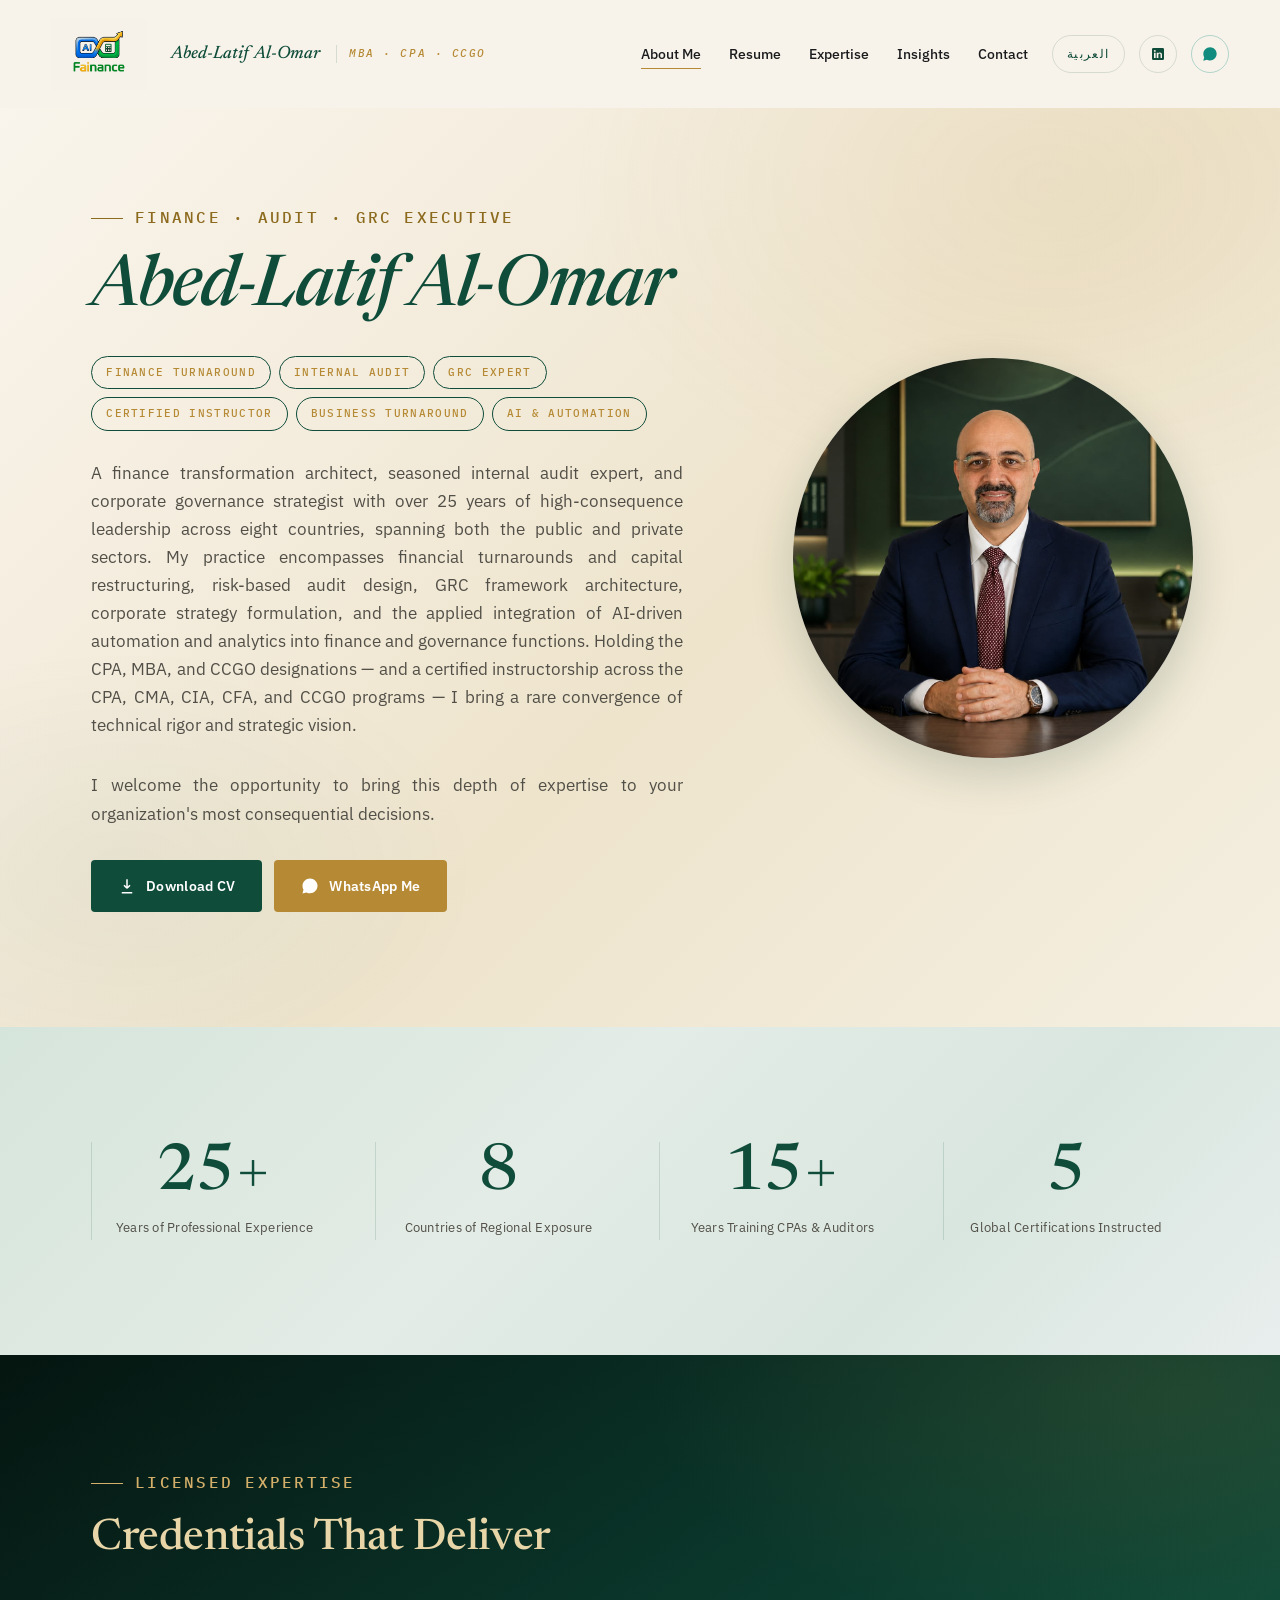
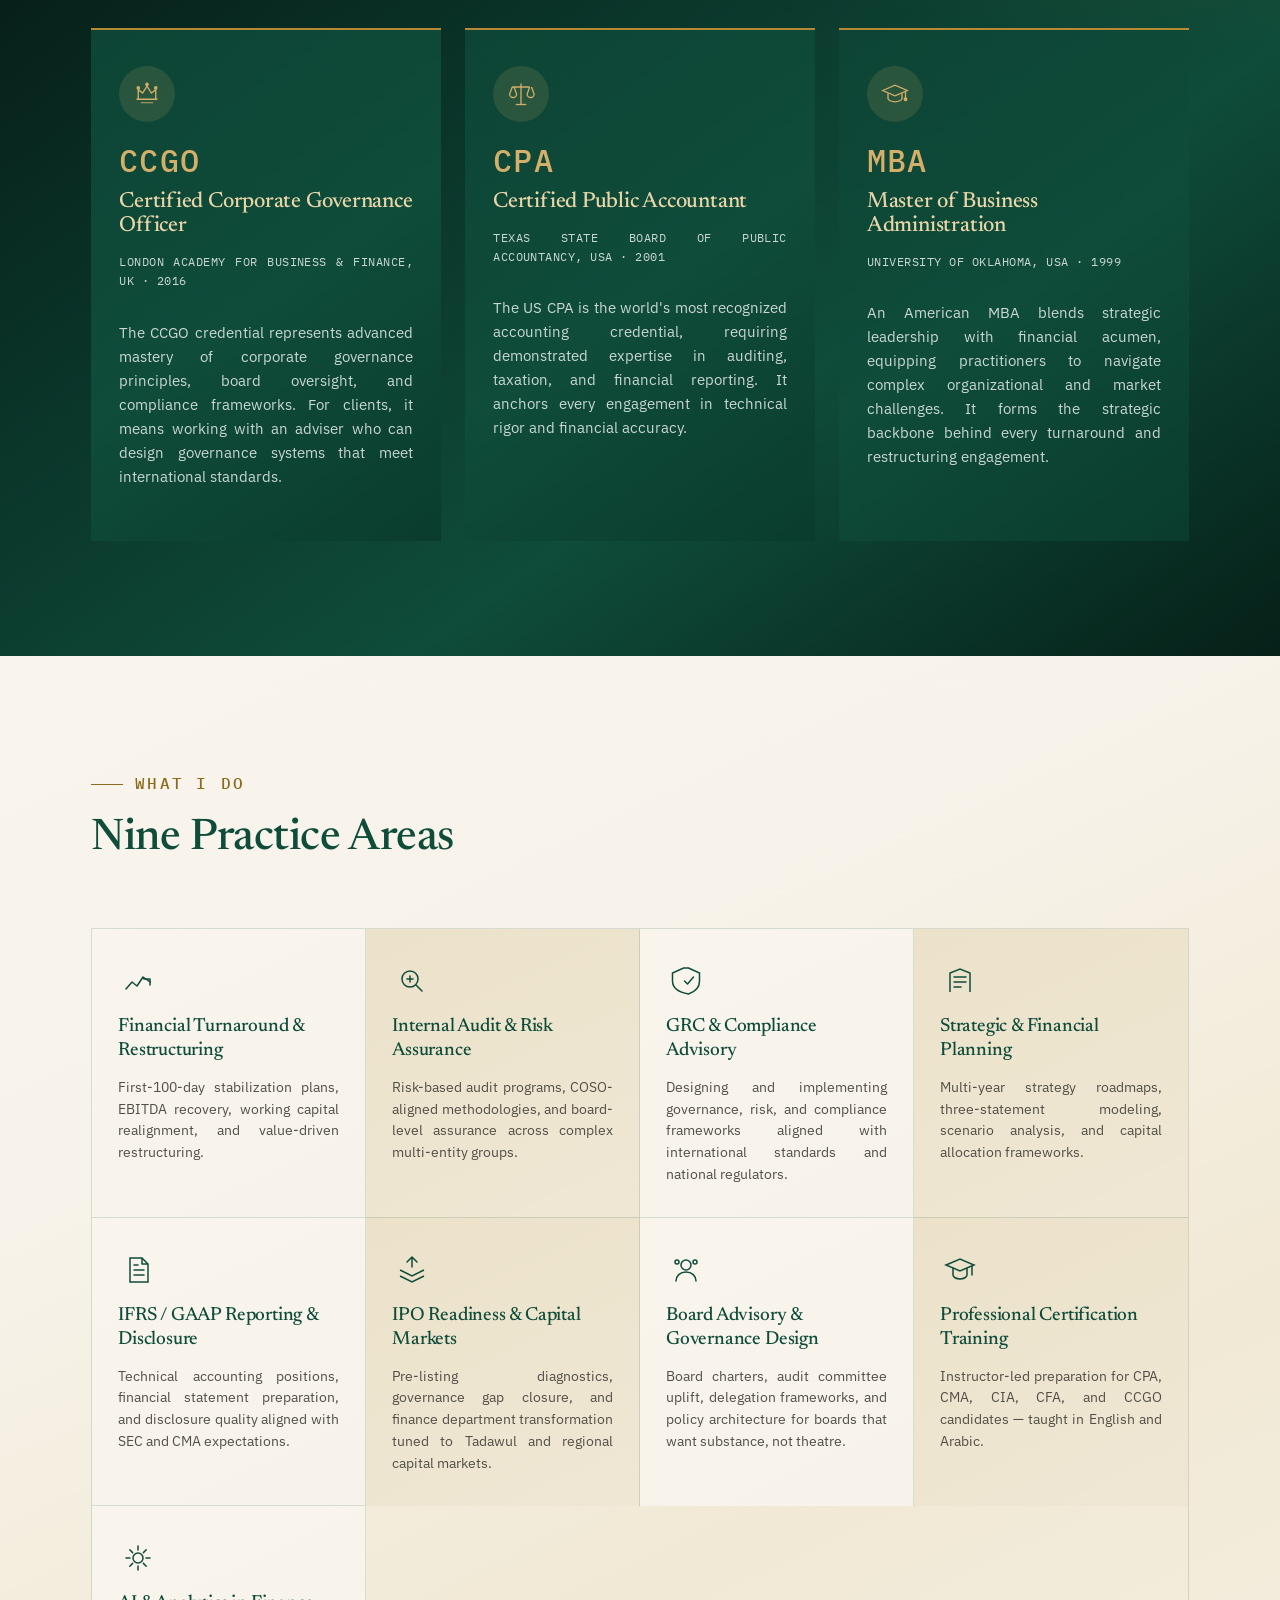
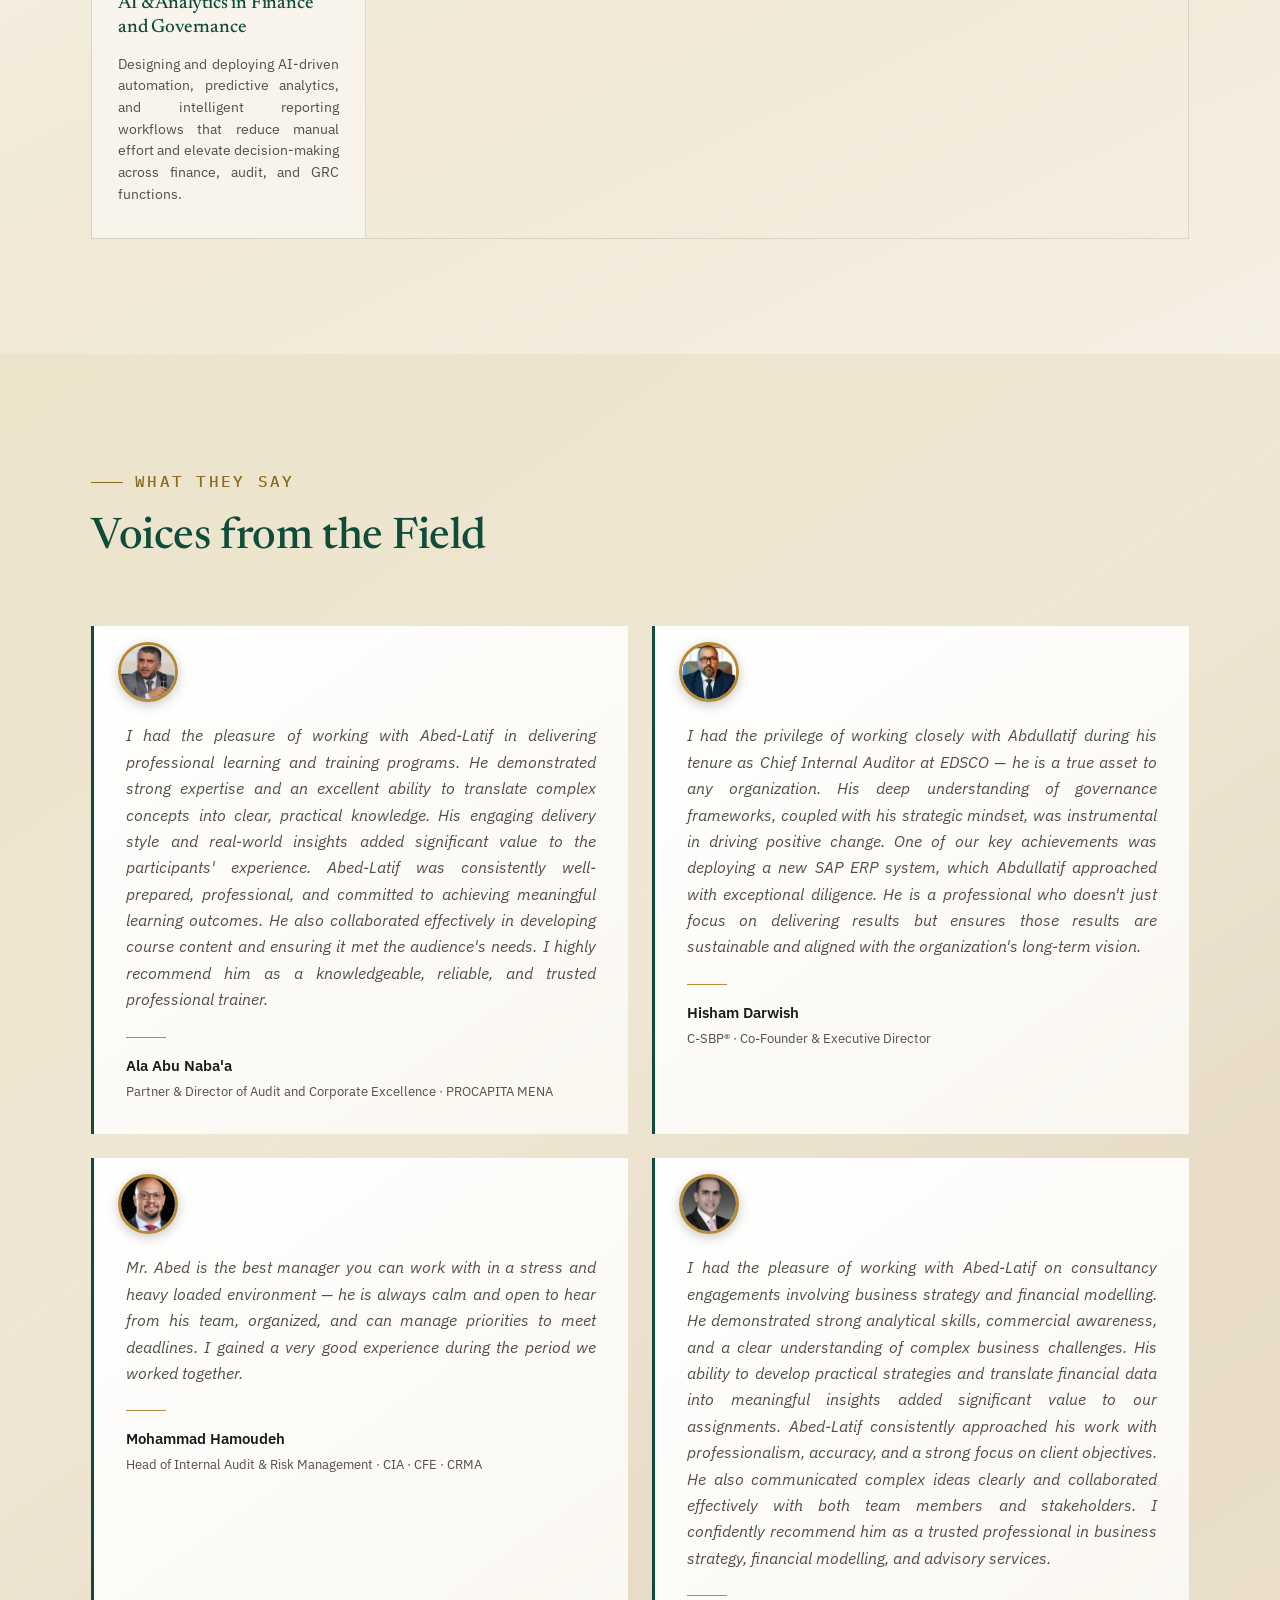
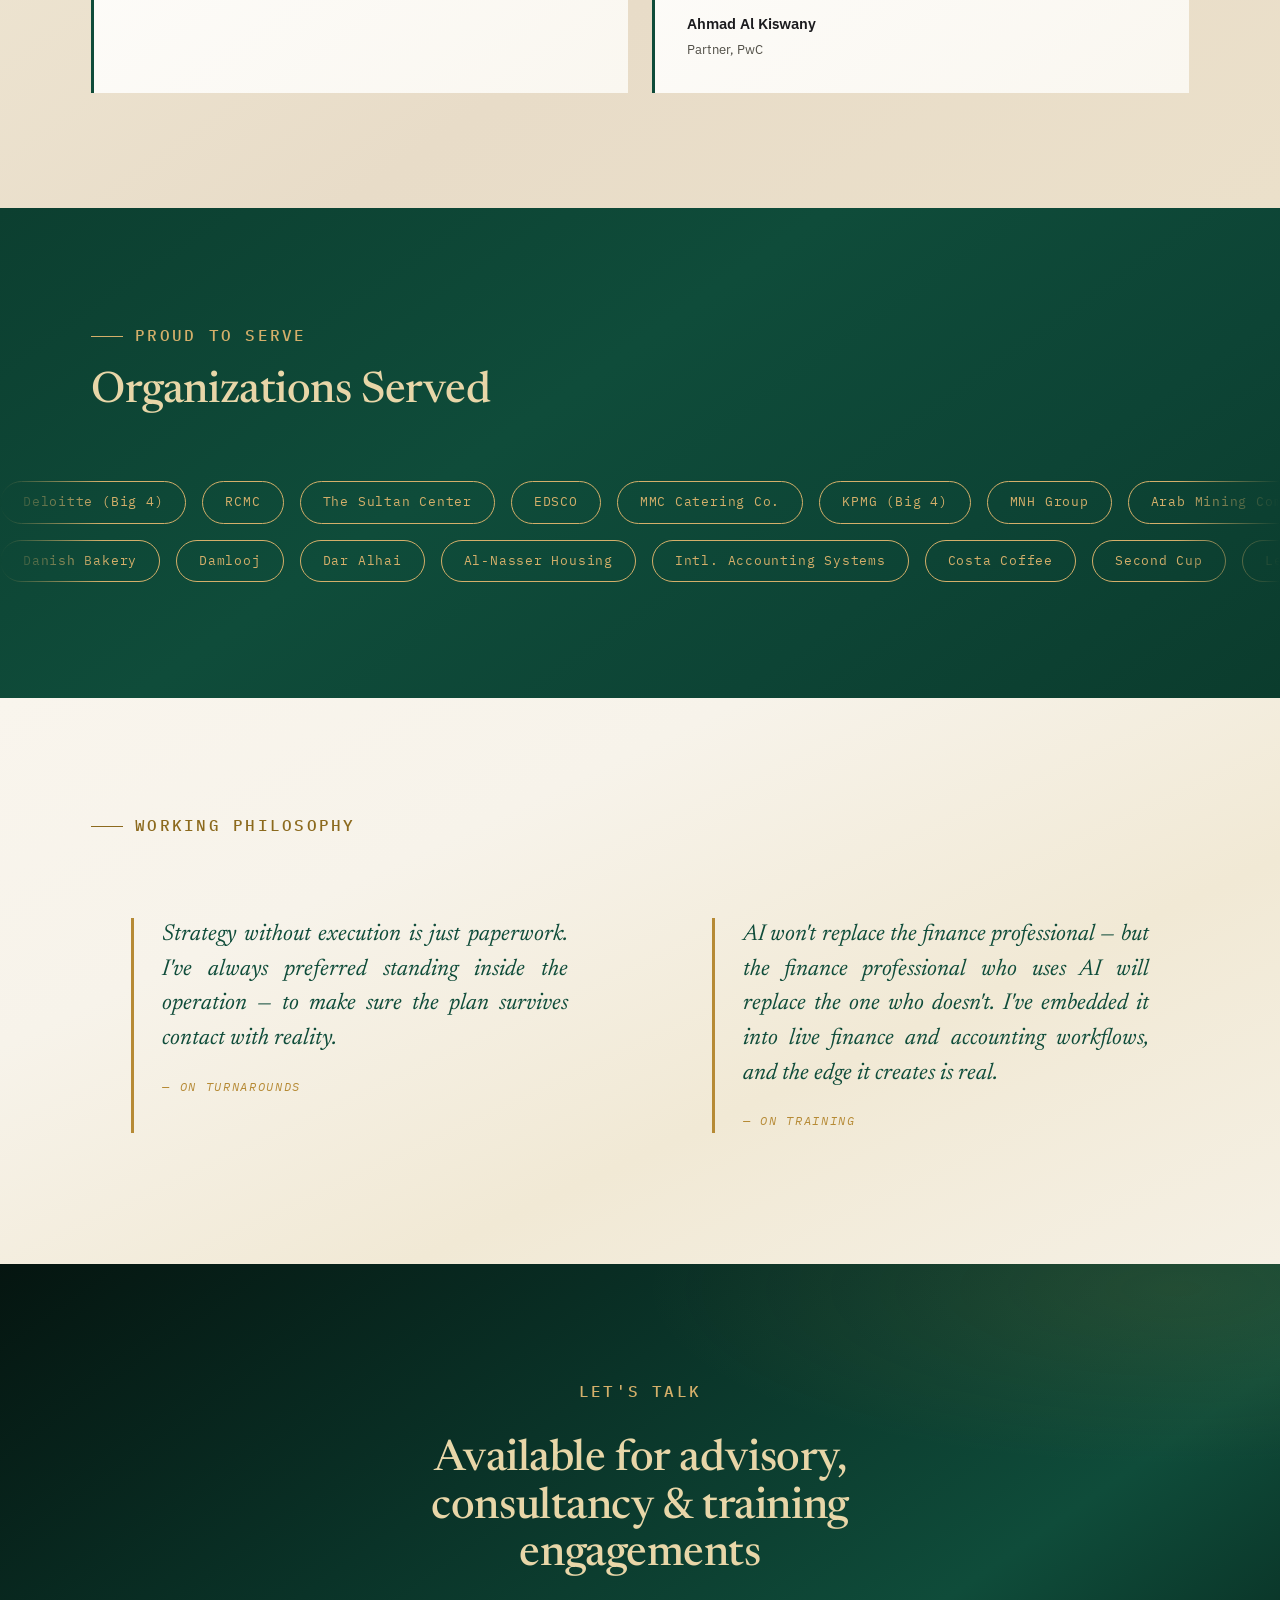
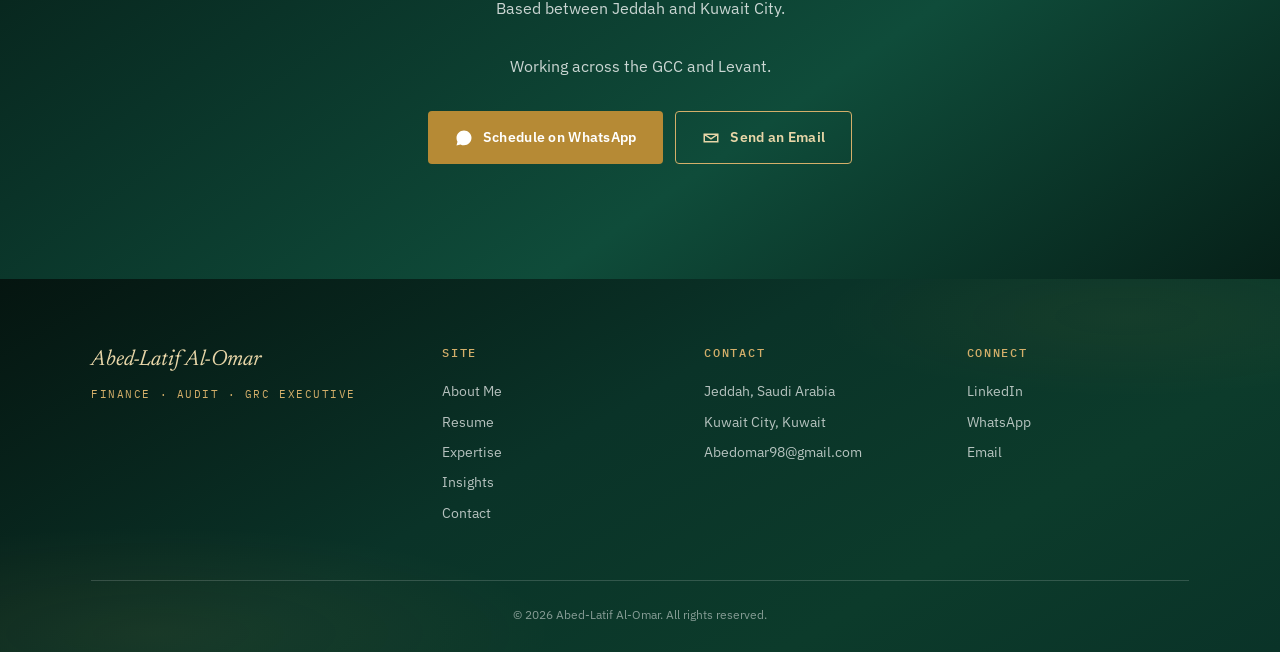
<file: index.html>
﻿<!DOCTYPE html>
<html lang="en" dir="ltr">
<head>
  <meta charset="UTF-8">
  <meta name="viewport" content="width=device-width, initial-scale=1.0">
  <title>About Me · Abed-Latif Al-Omar — MBA, CPA, CCGO</title>
  <meta name="description" content="GRC Subject-Matter Expert at Deloitte. 25+ years in finance leadership, internal audit, governance, and certification training across eight countries.">

  <link rel="preconnect" href="https://fonts.googleapis.com">
  <link rel="preconnect" href="https://fonts.gstatic.com" crossorigin>
  <link href="https://fonts.googleapis.com/css2?family=Newsreader:ital,opsz,wght@0,6..72,400;0,6..72,500;0,6..72,600;1,6..72,400;1,6..72,500&family=IBM+Plex+Sans:wght@400;500;600;700&family=IBM+Plex+Sans+Arabic:wght@400;500;600;700&family=IBM+Plex+Mono:wght@400;500&display=swap" rel="stylesheet">

  <link rel="stylesheet" href="assets/css/style.css?v=19">
</head>
<body data-title-key="nav.about">

  <!-- ====== NAV ====== -->
  <nav class="nav" role="navigation" aria-label="Primary">
    <a href="https://www.instagram.com/fainance.lab/" target="_blank" rel="noopener" class="nav-logo-link" aria-label="Fainance Lab on Instagram">
      <img src="assets/img/Fainance%20Logo.jpg" alt="Fainance Lab" class="nav-logo">
    </a>
    <a href="index.html" class="nav-brand" aria-label="Abed-Latif Al-Omar — Home">
      <span data-i18n="home.hero.name">Abed-Latif Al-Omar</span>
      <span class="tag" data-i18n="nav.tagline">MBA · CPA · CCGO</span>
    </a>
    <ul class="nav-links">
      <li><a href="index.html"     data-i18n="nav.about">About Me</a></li>
      <li><a href="resume.html"    data-i18n="nav.resume">Resume</a></li>
      <li><a href="expertise.html" data-i18n="nav.expertise">Expertise</a></li>
      <li><a href="insights.html"  data-i18n="nav.insights">Insights</a></li>
      <li><a href="contact.html"   data-i18n="nav.contact">Contact</a></li>
    </ul>
    <div class="nav-tools">
      <button class="lang-toggle" data-lang-toggle data-i18n="lang.toggle" aria-label="Toggle language">العربية</button>
      <a href="https://www.linkedin.com/in/abed-latif-al-omar-mba-cpa" target="_blank" rel="noopener" class="nav-icon desktop-only" data-i18n-aria="common.linkedin" aria-label="LinkedIn">
        <svg viewBox="0 0 24 24" fill="currentColor" aria-hidden="true"><path d="M19 3a2 2 0 0 1 2 2v14a2 2 0 0 1-2 2H5a2 2 0 0 1-2-2V5a2 2 0 0 1 2-2h14zM8.5 18V10H6v8h2.5zM7.25 8.8a1.45 1.45 0 1 0 0-2.9 1.45 1.45 0 0 0 0 2.9zM18 18v-4.6c0-2.4-1.3-3.5-3-3.5-1.4 0-2 .8-2.4 1.3V10H10v8h2.6v-4.5c0-1.2.2-2.3 1.7-2.3 1.5 0 1.5 1.4 1.5 2.4V18H18z"/></svg>
      </a>
      <a href="https://wa.me/96597737726" target="_blank" rel="noopener" class="nav-icon wa desktop-only" data-i18n-aria="common.whatsapp" aria-label="WhatsApp">
        <svg viewBox="0 0 24 24" fill="currentColor" aria-hidden="true"><path d="M17.5 14.4c-.3-.1-1.8-.9-2-1-.3-.1-.5-.1-.7.1-.2.3-.8 1-1 1.2-.2.2-.4.3-.7.1-.3-.1-1.3-.5-2.4-1.5-.9-.8-1.5-1.8-1.7-2.1-.2-.3 0-.5.1-.6.1-.1.3-.3.4-.5.1-.2.2-.3.3-.5.1-.2 0-.4 0-.5C9.7 9 9.1 7.6 8.9 7c-.2-.5-.4-.5-.6-.5h-.5c-.2 0-.5.1-.7.3C6.8 7.1 6 7.9 6 9.4c0 1.5 1.1 2.9 1.2 3.1.2.2 2.2 3.4 5.3 4.7.7.3 1.3.5 1.8.6.7.2 1.4.2 1.9.1.6-.1 1.8-.7 2-1.4.3-.7.3-1.3.2-1.4-.1-.2-.3-.3-.6-.4zM12 2C6.5 2 2 6.5 2 12c0 1.8.5 3.5 1.3 4.9L2 22l5.3-1.4c1.4.8 3 1.2 4.7 1.2 5.5 0 10-4.5 10-10S17.5 2 12 2z"/></svg>
      </a>
      <button class="nav-burger" aria-label="Open menu" data-i18n-aria="common.menu">
        <span></span><span></span><span></span>
      </button>
    </div>
  </nav>

  <div class="mobile-menu" aria-hidden="true">
    <button class="close-btn nav-icon" aria-label="Close menu" data-i18n-aria="common.close">
      <svg viewBox="0 0 24 24" fill="none" stroke="currentColor" stroke-width="2" aria-hidden="true"><path d="M6 6l12 12M18 6L6 18"/></svg>
    </button>
    <a href="index.html"     data-i18n="nav.about">About Me</a>
    <a href="resume.html"    data-i18n="nav.resume">Resume</a>
    <a href="expertise.html" data-i18n="nav.expertise">Expertise</a>
    <a href="insights.html"  data-i18n="nav.insights">Insights</a>
    <a href="contact.html"   data-i18n="nav.contact">Contact</a>
  </div>

  <!-- ====== SECTION 1: HERO ====== -->
  <header class="hero">
    <div class="hero-grid">
      <div class="hero-text reveal">
        <p class="eyebrow" data-i18n="home.hero.eyebrow">GRC · Audit · Finance Executive</p>
        <h1 class="display" data-i18n="home.hero.name">Abed-Latif Al-Omar</h1>
        <div class="hero-tags">
          <span class="hero-tag" data-i18n="home.hero.tag3">Finance Turnaround</span>
          <span class="hero-tag" data-i18n="home.hero.tag2">Internal Audit</span>
          <span class="hero-tag" data-i18n="home.hero.tag1">GRC Expert</span>
          <span class="hero-tag" data-i18n="home.hero.tag4">Certified Instructor</span>
          <span class="hero-tag" data-i18n="home.hero.tag5">Business Turnaround</span>
          <span class="hero-tag" data-i18n="home.hero.tag6">AI &amp; Automation</span>
        </div>
        <p class="hero-bio" data-i18n="home.hero.bio">With over 25 years as a certified finance, audit, and governance executive…</p>
        <p class="hero-bio hero-bio-cta" data-i18n="home.hero.bio.cta">I welcome the opportunity to bring this depth of expertise to your organization's most consequential decisions.</p>
        <div class="hero-ctas">
          <a class="btn btn-primary" href="files/Abed-Latif-Al-Omar-CV.pdf" download>
            <svg viewBox="0 0 24 24" fill="none" stroke="currentColor" stroke-width="2" aria-hidden="true"><path d="M12 3v12m0 0l-4-4m4 4l4-4M5 21h14"/></svg>
            <span data-i18n="home.hero.cta.cv">Download CV</span>
          </a>
          <a class="btn btn-brass" href="https://wa.me/96597737726" target="_blank" rel="noopener">
            <svg viewBox="0 0 24 24" fill="currentColor" aria-hidden="true"><path d="M17.5 14.4c-.3-.1-1.8-.9-2-1-.3-.1-.5-.1-.7.1-.2.3-.8 1-1 1.2-.2.2-.4.3-.7.1-.3-.1-1.3-.5-2.4-1.5-.9-.8-1.5-1.8-1.7-2.1-.2-.3 0-.5.1-.6.1-.1.3-.3.4-.5.1-.2.2-.3.3-.5.1-.2 0-.4 0-.5C9.7 9 9.1 7.6 8.9 7c-.2-.5-.4-.5-.6-.5h-.5c-.2 0-.5.1-.7.3C6.8 7.1 6 7.9 6 9.4c0 1.5 1.1 2.9 1.2 3.1.2.2 2.2 3.4 5.3 4.7.7.3 1.3.5 1.8.6.7.2 1.4.2 1.9.1.6-.1 1.8-.7 2-1.4.3-.7.3-1.3.2-1.4-.1-.2-.3-.3-.6-.4zM12 2C6.5 2 2 6.5 2 12c0 1.8.5 3.5 1.3 4.9L2 22l5.3-1.4c1.4.8 3 1.2 4.7 1.2 5.5 0 10-4.5 10-10S17.5 2 12 2z"/></svg>
            <span data-i18n="home.hero.cta.wa">WhatsApp Me</span>
          </a>
        </div>
      </div>
      <div class="hero-photo reveal">
        <img src="assets/img/headshot.jpg" alt="Abed-Latif Al-Omar, MBA, CPA, CCGO">
      </div>
    </div>
  </header>

  <!-- ====== SECTION 2: STATS ====== -->
  <section class="section section-pale">
    <div class="container">
      <div class="stats">
        <div class="stat reveal">
          <span class="stat-num" data-count="25" data-suffix="+">0</span>
          <span class="stat-label" data-i18n="home.stat1.label">Years of Professional Experience</span>
        </div>
        <div class="stat reveal">
          <span class="stat-num" data-count="8">0</span>
          <span class="stat-label" data-i18n="home.stat2.label">Countries of Regional Exposure</span>
        </div>
        <div class="stat reveal">
          <span class="stat-num" data-count="15" data-suffix="+">0</span>
          <span class="stat-label" data-i18n="home.stat3.label">Years Training CPAs &amp; Auditors</span>
        </div>
        <div class="stat reveal">
          <span class="stat-num" data-count="5">0</span>
          <span class="stat-label" data-i18n="home.stat4.label">Global Certifications Instructed</span>
        </div>
      </div>
    </div>
  </section>

  <!-- ====== SECTION 3: LICENSED EXPERTISE ====== -->
  <section class="section section-deep section-dark">
    <div class="container">
      <div class="section-head reveal">
        <p class="eyebrow" data-i18n="home.cred.eyebrow">Licensed Expertise</p>
        <h2 data-i18n="home.cred.h2">Credentials That Deliver</h2>
      </div>
      <div class="cred-grid">

        <article class="cred-card reveal">
          <div class="cred-icon">
            <!-- Governance / crown motif -->
            <svg viewBox="0 0 32 32" fill="none" stroke="currentColor" stroke-width="1.5" aria-hidden="true">
              <path d="M4 22h24M6 22V11l5 4 5-8 5 8 5-4v11"/>
              <circle cx="6"  cy="9"  r="1.3" fill="currentColor"/>
              <circle cx="16" cy="5"  r="1.3" fill="currentColor"/>
              <circle cx="26" cy="9"  r="1.3" fill="currentColor"/>
              <path d="M9 26h14" stroke-width="1"/>
            </svg>
          </div>
          <div class="cred-abbrev" data-i18n="home.cred.ccgo.abbrev">CCGO</div>
          <h3 data-i18n="home.cred.ccgo.title">Certified Corporate Governance Officer</h3>
          <p class="cred-issuer" data-i18n="home.cred.ccgo.issuer">London Academy for Business &amp; Finance, UK · 2016</p>
          <p class="cred-desc" data-i18n="home.cred.ccgo.desc">The CCGO credential represents advanced mastery…</p>
        </article>

        <article class="cred-card reveal">
          <div class="cred-icon">
            <!-- Ledger / balance motif -->
            <svg viewBox="0 0 32 32" fill="none" stroke="currentColor" stroke-width="1.5" aria-hidden="true">
              <path d="M16 4v24M6 8h20M6 8l-3 8a4 4 0 0 0 8 0L8 8M26 8l-3 8a4 4 0 0 0 8 0L28 8"/>
              <path d="M10 28h12" stroke-width="1.5"/>
            </svg>
          </div>
          <div class="cred-abbrev" data-i18n="home.cred.cpa.abbrev">CPA</div>
          <h3 data-i18n="home.cred.cpa.title">Certified Public Accountant</h3>
          <p class="cred-issuer" data-i18n="home.cred.cpa.issuer">Texas State Board of Public Accountancy, USA · 2001</p>
          <p class="cred-desc" data-i18n="home.cred.cpa.desc">The US CPA is the world's most recognized…</p>
        </article>

        <article class="cred-card reveal">
          <div class="cred-icon">
            <!-- Graduation / strategy motif -->
            <svg viewBox="0 0 32 32" fill="none" stroke="currentColor" stroke-width="1.5" aria-hidden="true">
              <path d="M2 12l14-6 14 6-14 6L2 12z"/>
              <path d="M8 15v6c0 2 4 4 8 4s8-2 8-4v-6"/>
              <path d="M28 13v8" stroke-width="1.5"/>
              <circle cx="28" cy="22" r="1.5" fill="currentColor"/>
            </svg>
          </div>
          <div class="cred-abbrev" data-i18n="home.cred.mba.abbrev">MBA</div>
          <h3 data-i18n="home.cred.mba.title">Master of Business Administration</h3>
          <p class="cred-issuer" data-i18n="home.cred.mba.issuer">University of Oklahoma, USA · 1999</p>
          <p class="cred-desc" data-i18n="home.cred.mba.desc">An American MBA blends strategic leadership…</p>
        </article>

      </div>
    </div>
  </section>

  <!-- ====== SECTION 4: SERVICES ====== -->
  <section class="section section-sand">
    <div class="container">
      <div class="section-head reveal">
        <p class="eyebrow" data-i18n="home.serv.eyebrow">What I Do</p>
        <h2 data-i18n="home.serv.h2">Nine Practice Areas</h2>
      </div>
      <div class="serv-grid">

        <article class="serv-card reveal">
          <div class="serv-icon">
            <svg viewBox="0 0 32 32" aria-hidden="true"><path d="M4 24l6-7 5 4 6-9 7 5" stroke-linecap="round" stroke-linejoin="round"/><path d="M22 14h6v6" stroke-linecap="round" stroke-linejoin="round"/></svg>
          </div>
          <h4 data-i18n="home.serv.3.title">Financial Turnaround &amp; Restructuring</h4>
          <p data-i18n="home.serv.3.desc">First-100-day stabilization plans, EBITDA recovery…</p>
        </article>

        <article class="serv-card reveal">
          <div class="serv-icon">
            <svg viewBox="0 0 32 32" aria-hidden="true"><circle cx="14" cy="14" r="8"/><path d="M20 20l6 6" stroke-linecap="round"/><path d="M11 14h6M14 11v6" stroke-linecap="round"/></svg>
          </div>
          <h4 data-i18n="home.serv.2.title">Internal Audit &amp; Risk Assurance</h4>
          <p data-i18n="home.serv.2.desc">Risk-based audit programs, COSO-aligned methodologies…</p>
        </article>

        <article class="serv-card reveal">
          <div class="serv-icon">
            <svg viewBox="0 0 32 32" aria-hidden="true"><path d="M16 3l11 5v8c0 7-5 11-11 13C5 27 0 23 0 16V8l11-5 5 0z" transform="translate(2.5 0)"/><path d="M12 16l3 3 6-7" transform="translate(2.5 0)" stroke-linecap="round" stroke-linejoin="round"/></svg>
          </div>
          <h4 data-i18n="home.serv.1.title">GRC &amp; Compliance Advisory</h4>
          <p data-i18n="home.serv.1.desc">Designing and implementing governance, risk, and compliance frameworks…</p>
        </article>

        <article class="serv-card reveal">
          <div class="serv-icon">
            <svg viewBox="0 0 32 32" aria-hidden="true"><path d="M6 27V8l10-4 10 4v19"/><path d="M10 12h12M10 17h12M10 22h7" stroke-linecap="round"/></svg>
          </div>
          <h4 data-i18n="home.serv.4.title">Strategic &amp; Financial Planning</h4>
          <p data-i18n="home.serv.4.desc">Multi-year strategy roadmaps, three-statement modeling…</p>
        </article>

        <article class="serv-card reveal">
          <div class="serv-icon">
            <svg viewBox="0 0 32 32" aria-hidden="true"><path d="M8 4h12l6 6v18H8z"/><path d="M20 4v6h6" stroke-linejoin="round"/><path d="M12 16h10M12 21h10M12 11h4" stroke-linecap="round"/></svg>
          </div>
          <h4 data-i18n="home.serv.5.title">IFRS / GAAP Reporting &amp; Disclosure</h4>
          <p data-i18n="home.serv.5.desc">Technical accounting positions, financial statement preparation…</p>
        </article>

        <article class="serv-card reveal">
          <div class="serv-icon">
            <svg viewBox="0 0 32 32" aria-hidden="true"><path d="M16 3v10M11 8l5-5 5 5" stroke-linecap="round" stroke-linejoin="round"/><path d="M4 16l12 6 12-6M4 22l12 6 12-6"/></svg>
          </div>
          <h4 data-i18n="home.serv.6.title">IPO Readiness &amp; Capital Markets</h4>
          <p data-i18n="home.serv.6.desc">Pre-listing diagnostics, governance gap closure…</p>
        </article>

        <article class="serv-card reveal">
          <div class="serv-icon">
            <svg viewBox="0 0 32 32" aria-hidden="true"><circle cx="16" cy="11" r="5"/><path d="M6 27c0-5 4-9 10-9s10 4 10 9" stroke-linecap="round"/><circle cx="7" cy="8" r="2"/><circle cx="25" cy="8" r="2"/></svg>
          </div>
          <h4 data-i18n="home.serv.7.title">Board Advisory &amp; Governance Design</h4>
          <p data-i18n="home.serv.7.desc">Board charters, audit committee uplift, delegation frameworks…</p>
        </article>

        <article class="serv-card reveal">
          <div class="serv-icon">
            <svg viewBox="0 0 32 32" aria-hidden="true"><path d="M2 11l14-6 14 6-14 6L2 11z"/><path d="M9 14v7c0 2 3 4 7 4s7-2 7-4v-7" stroke-linecap="round"/><path d="M28 12v9" stroke-linecap="round"/></svg>
          </div>
          <h4 data-i18n="home.serv.8.title">Professional Certification Training</h4>
          <p data-i18n="home.serv.8.desc">Instructor-led preparation for CPA, CMA, CIA, CFA, and CCGO…</p>
        </article>

        <article class="serv-card reveal">
          <div class="serv-icon">
            <svg viewBox="0 0 32 32" fill="none" stroke="currentColor" stroke-width="1.5" aria-hidden="true">
              <circle cx="16" cy="16" r="5"/>
              <path d="M16 4v4M16 24v4M4 16h4M24 16h4" stroke-linecap="round"/>
              <path d="M7.8 7.8l2.8 2.8M21.4 21.4l2.8 2.8M7.8 24.2l2.8-2.8M21.4 10.6l2.8-2.8" stroke-linecap="round"/>
            </svg>
          </div>
          <h4 data-i18n="home.serv.9.title">AI &amp; Analytics in Finance and Governance</h4>
          <p data-i18n="home.serv.9.desc">Designing and deploying AI-driven automation…</p>
        </article>

      </div>
    </div>
  </section>

  <!-- ====== SECTION 5: TESTIMONIALS ====== -->
  <section class="section section-alt">
    <div class="container">
      <div class="section-head reveal">
        <p class="eyebrow" data-i18n="home.test.eyebrow">What They Say</p>
        <h2 data-i18n="home.test.h2">Voices from the Field</h2>
      </div>
      <div class="test-grid">

        <article class="test-card reveal">
          <img class="test-avatar" src="assets/img/Ala.jpg" alt="Ala Abu Naba'a" loading="lazy">
          <p class="test-body" data-i18n="home.test.3.body">I had the pleasure of working with Abed-Latif in delivering professional learning and training programs. He demonstrated strong expertise and an excellent ability to translate complex concepts into clear, practical knowledge. His engaging delivery style and real-world insights added significant value to the participants' experience. Abed-Latif was consistently well-prepared, professional, and committed to achieving meaningful learning outcomes. He also collaborated effectively in developing course content and ensuring it met the audience's needs. I highly recommend him as a knowledgeable, reliable, and trusted professional trainer.</p>
          <div class="test-divider" aria-hidden="true"></div>
          <p class="test-name" data-i18n="home.test.3.name">Ala Abu Naba'a</p>
          <p class="test-role" data-i18n="home.test.3.role">Partner &amp; Director of Audit and Corporate Excellence · PROCAPITA MENA</p>
        </article>

        <article class="test-card reveal">
          <img class="test-avatar" src="assets/img/Hisham.jpg" alt="Hisham Darwish" loading="lazy">
          <p class="test-body" data-i18n="home.test.1.body">I had the privilege of working closely with Abdullatif during his tenure as Chief Internal Auditor at EDSCO — he is a true asset to any organization. His deep understanding of governance frameworks, coupled with his strategic mindset, was instrumental in driving positive change. One of our key achievements was deploying a new SAP ERP system, which Abdullatif approached with exceptional diligence. He is a professional who doesn't just focus on delivering results but ensures those results are sustainable and aligned with the organization's long-term vision.</p>
          <div class="test-divider" aria-hidden="true"></div>
          <p class="test-name" data-i18n="home.test.1.name">Hisham Darwish</p>
          <p class="test-role" data-i18n="home.test.1.role">C-SBP® · Co-Founder &amp; Executive Director</p>
        </article>

        <article class="test-card reveal">
          <img class="test-avatar" src="assets/img/Mohammad.jpg" alt="Mohammad Hamoudeh" loading="lazy">
          <p class="test-body" data-i18n="home.test.4.body">Mr. Abed is the best manager you can work with in a stress and heavy loaded environment — he is always calm and open to hear from his team, organized, and can manage priorities to meet deadlines. I gained a very good experience during the period we worked together.</p>
          <div class="test-divider" aria-hidden="true"></div>
          <p class="test-name" data-i18n="home.test.4.name">Mohammad Hamoudeh</p>
          <p class="test-role" data-i18n="home.test.4.role">Head of Internal Audit &amp; Risk Management · CIA · CFE · CRMA</p>
        </article>

        <article class="test-card reveal">
          <img class="test-avatar" src="assets/img/Ahmad.jpg" alt="Ahmad Al Kiswany" loading="lazy">
          <p class="test-body" data-i18n="home.test.2.body">I had the pleasure of working with Abed-Latif on consultancy engagements involving business strategy and financial modelling. He demonstrated strong analytical skills, commercial awareness, and a clear understanding of complex business challenges. His ability to develop practical strategies and translate financial data into meaningful insights added significant value to our assignments. Abed-Latif consistently approached his work with professionalism, accuracy, and a strong focus on client objectives. He also communicated complex ideas clearly and collaborated effectively with both team members and stakeholders. I confidently recommend him as a trusted professional in business strategy, financial modelling, and advisory services.</p>
          <div class="test-divider" aria-hidden="true"></div>
          <p class="test-name" data-i18n="home.test.2.name">Ahmad Al Kiswany</p>
          <p class="test-role" data-i18n="home.test.2.role">Partner, PwC</p>
        </article>

      </div>
    </div>
  </section>

  <!-- ====== SECTION 6: PROUD TO SERVE ====== -->
  <section class="section section-emerald section-dark">
    <div class="container">
      <div class="section-head reveal">
        <p class="eyebrow" data-i18n="home.serve.eyebrow">Proud to Serve</p>
        <h2 data-i18n="home.serve.h2">Organizations Served</h2>
      </div>
    </div>
    <div class="marquee-wrap reveal">
      <div class="marquee">
        <span class="marquee-pill">Deloitte (Big 4)</span>
        <span class="marquee-pill">RCMC</span>
        <span class="marquee-pill">The Sultan Center</span>
        <span class="marquee-pill">EDSCO</span>
        <span class="marquee-pill">MMC Catering Co.</span>
        <span class="marquee-pill">KPMG (Big 4)</span>
        <span class="marquee-pill">MNH Group</span>
        <span class="marquee-pill">Arab Mining Company</span>
        <span class="marquee-pill">TALEEM IT</span>
        <span class="marquee-pill">Abu Tawileh Group</span>
      </div>
      <div class="marquee reverse">
        <span class="marquee-pill">Danish Bakery</span>
        <span class="marquee-pill">Damlooj</span>
        <span class="marquee-pill">Dar Alhai</span>
        <span class="marquee-pill">Al-Nasser Housing</span>
        <span class="marquee-pill">Intl. Accounting Systems</span>
        <span class="marquee-pill">Costa Coffee</span>
        <span class="marquee-pill">Second Cup</span>
        <span class="marquee-pill">LeNotre Catering</span>
        <span class="marquee-pill">Walls</span>
      </div>
    </div>
  </section>

  <!-- ====== SECTION 7: PHILOSOPHY ====== -->
  <section class="section section-sand">
    <div class="container">
      <div class="section-head reveal">
        <p class="eyebrow" data-i18n="home.phil.eyebrow">Working Philosophy</p>
      </div>
      <div class="phil-grid">
        <blockquote class="phil-quote reveal">
          <p data-i18n="home.phil.q1">Strategy without execution is just paperwork…</p>
          <cite class="phil-cite" data-i18n="home.phil.q1.cite">— On Turnarounds</cite>
        </blockquote>
        <blockquote class="phil-quote reveal">
          <p data-i18n="home.phil.q2">Governance isn't a checklist you finish…</p>
          <cite class="phil-cite" data-i18n="home.phil.q2.cite">— On Training</cite>
        </blockquote>
      </div>
    </div>
  </section>

  <!-- ====== SECTION 8: CTA ====== -->
  <section class="section section-deep section-dark">
    <div class="container cta-banner reveal">
      <p class="eyebrow" data-i18n="home.cta.eyebrow">Let's Talk</p>
      <h2 data-i18n="home.cta.h2">Available for advisory, consultancy &amp; training engagements</h2>
      <p data-i18n="home.cta.sub">Based between Jeddah and Kuwait City.</p>
      <p data-i18n="home.cta.sub2">Working across the GCC and Levant.</p>
      <div class="cta-ctas">
        <a class="btn btn-brass" href="https://wa.me/96597737726" target="_blank" rel="noopener">
          <svg viewBox="0 0 24 24" fill="currentColor" aria-hidden="true"><path d="M17.5 14.4c-.3-.1-1.8-.9-2-1-.3-.1-.5-.1-.7.1-.2.3-.8 1-1 1.2-.2.2-.4.3-.7.1-.3-.1-1.3-.5-2.4-1.5-.9-.8-1.5-1.8-1.7-2.1-.2-.3 0-.5.1-.6.1-.1.3-.3.4-.5.1-.2.2-.3.3-.5.1-.2 0-.4 0-.5C9.7 9 9.1 7.6 8.9 7c-.2-.5-.4-.5-.6-.5h-.5c-.2 0-.5.1-.7.3C6.8 7.1 6 7.9 6 9.4c0 1.5 1.1 2.9 1.2 3.1.2.2 2.2 3.4 5.3 4.7.7.3 1.3.5 1.8.6.7.2 1.4.2 1.9.1.6-.1 1.8-.7 2-1.4.3-.7.3-1.3.2-1.4-.1-.2-.3-.3-.6-.4zM12 2C6.5 2 2 6.5 2 12c0 1.8.5 3.5 1.3 4.9L2 22l5.3-1.4c1.4.8 3 1.2 4.7 1.2 5.5 0 10-4.5 10-10S17.5 2 12 2z"/></svg>
          <span data-i18n="home.cta.wa">Schedule on WhatsApp</span>
        </a>
        <a class="btn btn-ghost" href="mailto:Abedomar98@gmail.com">
          <svg viewBox="0 0 24 24" fill="none" stroke="currentColor" stroke-width="2" aria-hidden="true"><path d="M3 7l9 6 9-6M3 7h18v10H3z"/></svg>
          <span data-i18n="home.cta.email">Send an Email</span>
        </a>
      </div>
    </div>
  </section>

  <!-- ====== FOOTER ====== -->
  <footer class="footer">
    <div class="container">
      <div class="footer-grid">
        <div>
          <p class="footer-brand-name" data-i18n="footer.brand">Abed-Latif Al-Omar</p>
          <p class="footer-brand-tag" data-i18n="footer.brand.tag">GRC · Audit · Finance Executive</p>
        </div>
        <div>
          <h5 data-i18n="footer.col.site">Site</h5>
          <ul>
            <li><a href="index.html"     data-i18n="nav.about">About Me</a></li>
            <li><a href="resume.html"    data-i18n="nav.resume">Resume</a></li>
            <li><a href="expertise.html" data-i18n="nav.expertise">Expertise</a></li>
            <li><a href="insights.html"  data-i18n="nav.insights">Insights</a></li>
            <li><a href="contact.html"   data-i18n="nav.contact">Contact</a></li>
          </ul>
        </div>
        <div>
          <h5 data-i18n="footer.col.contact">Contact</h5>
          <ul>
            <li><span data-i18n="footer.loc1">Jeddah, Saudi Arabia</span></li>
            <li><span data-i18n="footer.loc2">Kuwait City, Kuwait</span></li>
            <li><a href="mailto:Abedomar98@gmail.com">Abedomar98@gmail.com</a></li>
          </ul>
        </div>
        <div>
          <h5 data-i18n="footer.col.connect">Connect</h5>
          <ul>
            <li><a href="https://www.linkedin.com/in/abed-latif-al-omar-mba-cpa" target="_blank" rel="noopener" data-i18n="common.linkedin">LinkedIn</a></li>
            <li><a href="https://wa.me/96597737726" target="_blank" rel="noopener" data-i18n="common.whatsapp">WhatsApp</a></li>
            <li><a href="mailto:Abedomar98@gmail.com" data-i18n="common.email">Email</a></li>
          </ul>
        </div>
      </div>
      <div class="footer-bottom">
        <span data-i18n="footer.copyright">© 2026 Abed-Latif Al-Omar. All rights reserved.</span>
      </div>
    </div>
  </footer>

  <script src="assets/js/i18n.js?v=17"></script>
  <script src="assets/js/main.js?v=5"></script>
</body>
</html>
</file>
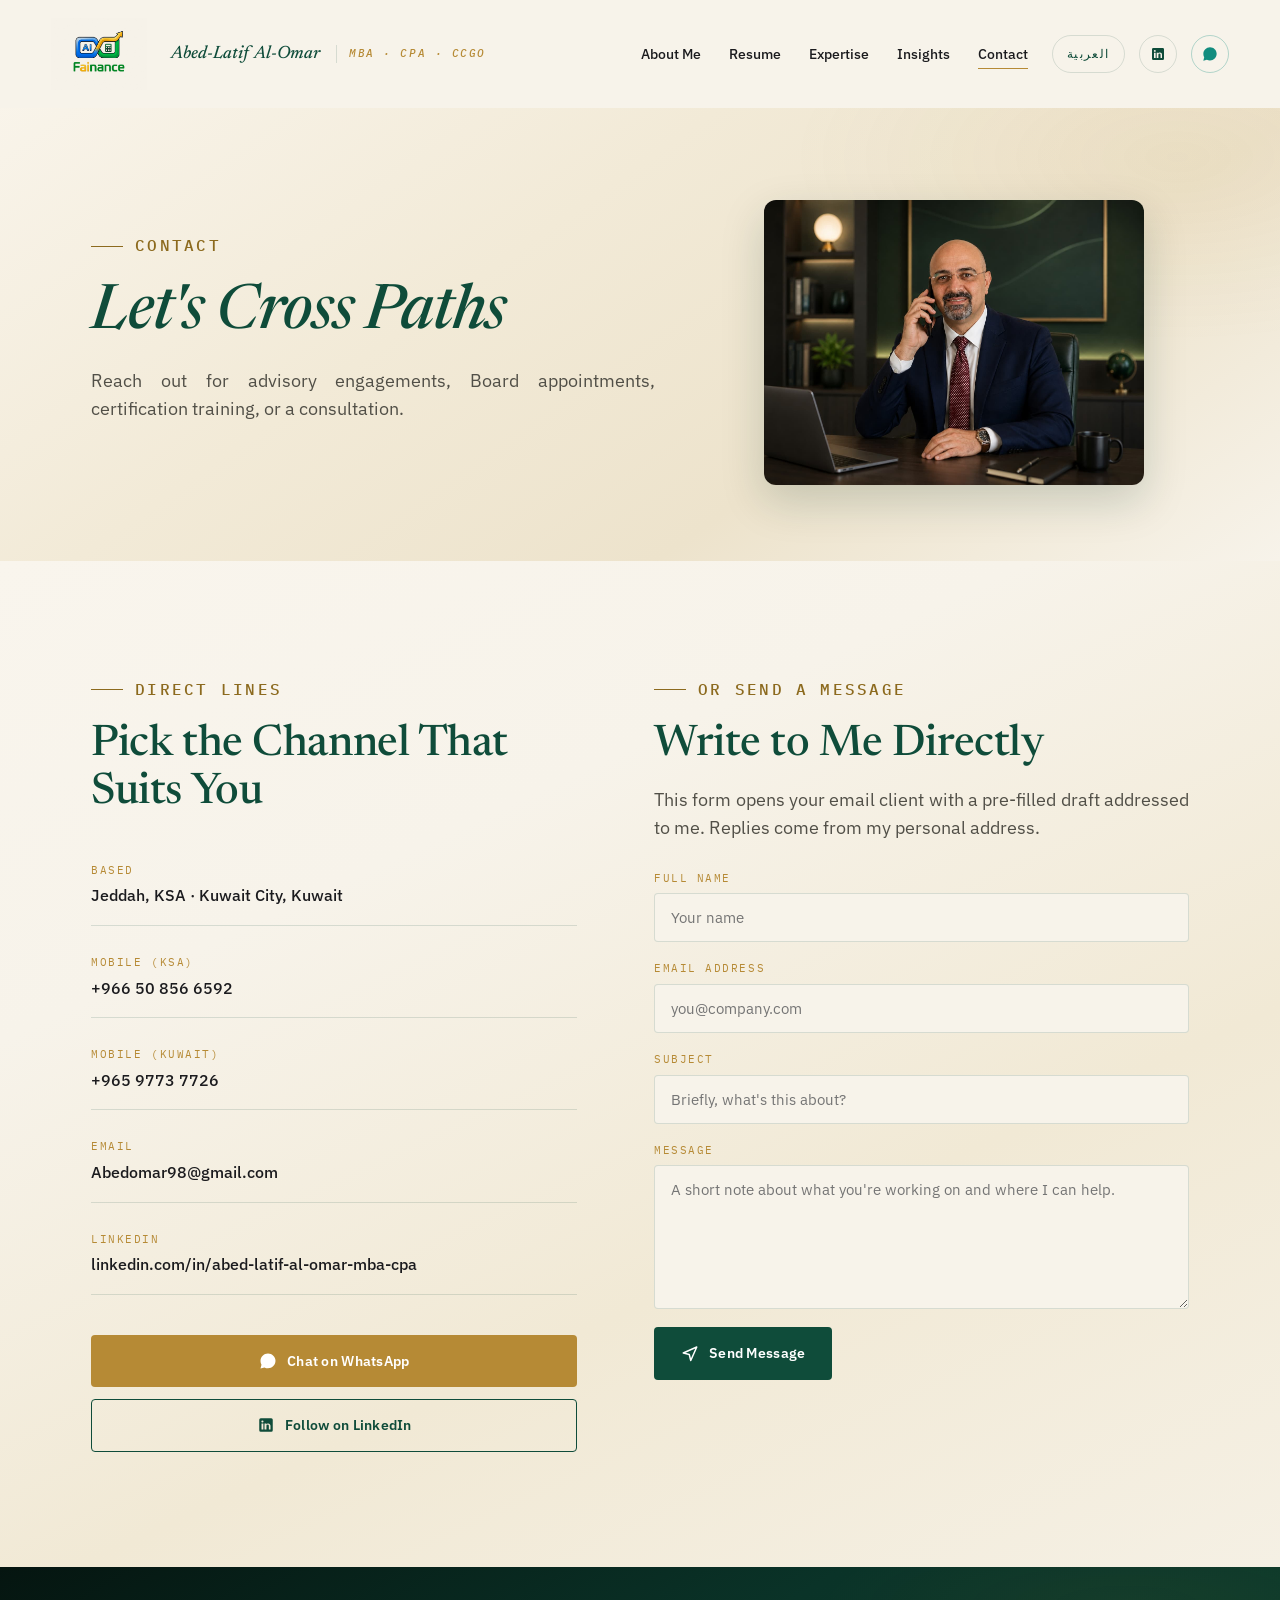
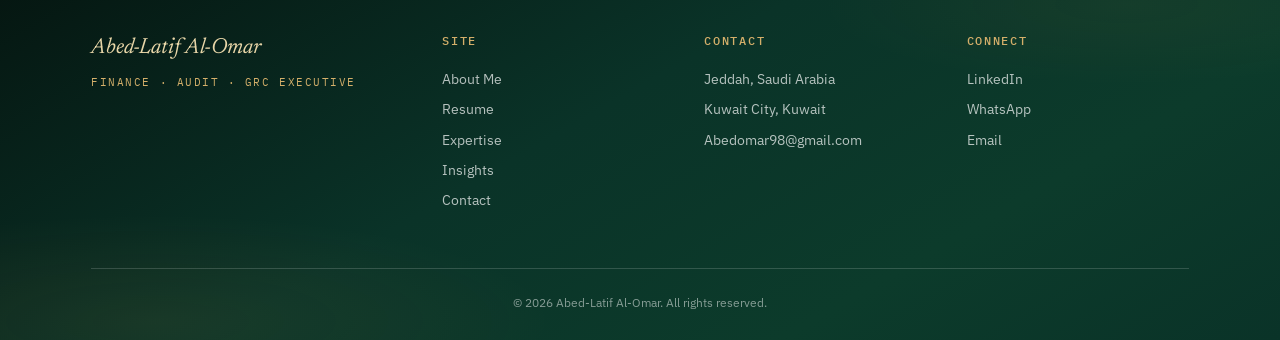
<file: contact.html>
﻿<!DOCTYPE html>
<html lang="en" dir="ltr">
<head>
  <meta charset="UTF-8">
  <meta name="viewport" content="width=device-width, initial-scale=1.0">
  <title>Contact · Abed-Latif Al-Omar — MBA, CPA, CCGO</title>
  <meta name="description" content="Get in touch with Abed-Latif Al-Omar for advisory engagements, board appointments, certification training, or a consultation.">

  <link rel="preconnect" href="https://fonts.googleapis.com">
  <link rel="preconnect" href="https://fonts.gstatic.com" crossorigin>
  <link href="https://fonts.googleapis.com/css2?family=Newsreader:ital,opsz,wght@0,6..72,400;0,6..72,500;0,6..72,600;1,6..72,400;1,6..72,500&family=IBM+Plex+Sans:wght@400;500;600;700&family=IBM+Plex+Sans+Arabic:wght@400;500;600;700&family=IBM+Plex+Mono:wght@400;500&display=swap" rel="stylesheet">

  <link rel="stylesheet" href="assets/css/style.css?v=19">
</head>
<body data-title-key="nav.contact">

  <!-- ====== NAV ====== -->
  <nav class="nav" role="navigation" aria-label="Primary">
    <a href="https://www.instagram.com/fainance.lab/" target="_blank" rel="noopener" class="nav-logo-link" aria-label="Fainance Lab on Instagram">
      <img src="assets/img/Fainance%20Logo.jpg" alt="Fainance Lab" class="nav-logo">
    </a>
    <a href="index.html" class="nav-brand" aria-label="Abed-Latif Al-Omar — Home">
      <span data-i18n="home.hero.name">Abed-Latif Al-Omar</span>
      <span class="tag" data-i18n="nav.tagline">MBA · CPA · CCGO</span>
    </a>
    <ul class="nav-links">
      <li><a href="index.html"     data-i18n="nav.about">About Me</a></li>
      <li><a href="resume.html"    data-i18n="nav.resume">Resume</a></li>
      <li><a href="expertise.html" data-i18n="nav.expertise">Expertise</a></li>
      <li><a href="insights.html"  data-i18n="nav.insights">Insights</a></li>
      <li><a href="contact.html"   data-i18n="nav.contact">Contact</a></li>
    </ul>
    <div class="nav-tools">
      <button class="lang-toggle" data-lang-toggle data-i18n="lang.toggle" aria-label="Toggle language">العربية</button>
      <a href="https://www.linkedin.com/in/abed-latif-al-omar-mba-cpa" target="_blank" rel="noopener" class="nav-icon desktop-only" data-i18n-aria="common.linkedin" aria-label="LinkedIn">
        <svg viewBox="0 0 24 24" fill="currentColor" aria-hidden="true"><path d="M19 3a2 2 0 0 1 2 2v14a2 2 0 0 1-2 2H5a2 2 0 0 1-2-2V5a2 2 0 0 1 2-2h14zM8.5 18V10H6v8h2.5zM7.25 8.8a1.45 1.45 0 1 0 0-2.9 1.45 1.45 0 0 0 0 2.9zM18 18v-4.6c0-2.4-1.3-3.5-3-3.5-1.4 0-2 .8-2.4 1.3V10H10v8h2.6v-4.5c0-1.2.2-2.3 1.7-2.3 1.5 0 1.5 1.4 1.5 2.4V18H18z"/></svg>
      </a>
      <a href="https://wa.me/96597737726" target="_blank" rel="noopener" class="nav-icon wa desktop-only" data-i18n-aria="common.whatsapp" aria-label="WhatsApp">
        <svg viewBox="0 0 24 24" fill="currentColor" aria-hidden="true"><path d="M17.5 14.4c-.3-.1-1.8-.9-2-1-.3-.1-.5-.1-.7.1-.2.3-.8 1-1 1.2-.2.2-.4.3-.7.1-.3-.1-1.3-.5-2.4-1.5-.9-.8-1.5-1.8-1.7-2.1-.2-.3 0-.5.1-.6.1-.1.3-.3.4-.5.1-.2.2-.3.3-.5.1-.2 0-.4 0-.5C9.7 9 9.1 7.6 8.9 7c-.2-.5-.4-.5-.6-.5h-.5c-.2 0-.5.1-.7.3C6.8 7.1 6 7.9 6 9.4c0 1.5 1.1 2.9 1.2 3.1.2.2 2.2 3.4 5.3 4.7.7.3 1.3.5 1.8.6.7.2 1.4.2 1.9.1.6-.1 1.8-.7 2-1.4.3-.7.3-1.3.2-1.4-.1-.2-.3-.3-.6-.4zM12 2C6.5 2 2 6.5 2 12c0 1.8.5 3.5 1.3 4.9L2 22l5.3-1.4c1.4.8 3 1.2 4.7 1.2 5.5 0 10-4.5 10-10S17.5 2 12 2z"/></svg>
      </a>
      <button class="nav-burger" aria-label="Open menu" data-i18n-aria="common.menu">
        <span></span><span></span><span></span>
      </button>
    </div>
  </nav>

  <div class="mobile-menu" aria-hidden="true">
    <button class="close-btn nav-icon" aria-label="Close menu" data-i18n-aria="common.close">
      <svg viewBox="0 0 24 24" fill="none" stroke="currentColor" stroke-width="2" aria-hidden="true"><path d="M6 6l12 12M18 6L6 18"/></svg>
    </button>
    <a href="index.html"     data-i18n="nav.about">About Me</a>
    <a href="resume.html"    data-i18n="nav.resume">Resume</a>
    <a href="expertise.html" data-i18n="nav.expertise">Expertise</a>
    <a href="insights.html"  data-i18n="nav.insights">Insights</a>
    <a href="contact.html"   data-i18n="nav.contact">Contact</a>
  </div>

  <!-- ====== PAGE HEAD ====== -->
  <header class="page-head">
    <div class="container reveal">
      <div class="page-head-grid">
        <div class="page-head-text">
          <p class="eyebrow" data-i18n="con.eyebrow">Contact</p>
          <h1 class="display" data-i18n="con.h1">Let's Cross Paths</h1>
          <p class="lede" data-i18n="con.lede">Reach out for advisory engagements…</p>
        </div>
        <div class="page-head-photo">
          <img src="assets/img/Contact.jpg" alt="Abed-Latif Al-Omar" loading="lazy">
        </div>
      </div>
    </div>
  </header>

  <!-- ====== CONTACT GRID ====== -->
  <section class="section section-sand">
    <div class="container">
      <div class="contact-grid">

        <!-- LEFT: Info -->
        <div class="contact-info reveal">
          <div>
            <p class="eyebrow" data-i18n="con.info.eyebrow">Direct Lines</p>
            <h2 data-i18n="con.info.h2">Pick the Channel That Suits You</h2>
          </div>

          <div class="info-row">
            <span class="info-label" data-i18n="con.info.loc.label">Based</span>
            <span class="info-value" data-i18n="con.info.loc.value">Jeddah, KSA · Kuwait City, Kuwait</span>
          </div>

          <div class="info-row">
            <span class="info-label" data-i18n="con.info.mob1.label">Mobile (KSA)</span>
            <span class="info-value"><a href="tel:+966508566592" class="num-ltr" data-i18n="con.info.mob1.value">+966 50 856 6592</a></span>
          </div>

          <div class="info-row">
            <span class="info-label" data-i18n="con.info.mob2.label">Mobile (Kuwait)</span>
            <span class="info-value"><a href="tel:+96597737726" class="num-ltr" data-i18n="con.info.mob2.value">+965 9773 7726</a></span>
          </div>

          <div class="info-row">
            <span class="info-label" data-i18n="con.info.email.label">Email</span>
            <span class="info-value"><a href="mailto:Abedomar98@gmail.com" data-i18n="con.info.email.value">Abedomar98@gmail.com</a></span>
          </div>

          <div class="info-row">
            <span class="info-label" data-i18n="con.info.li.label">LinkedIn</span>
            <span class="info-value"><a href="https://www.linkedin.com/in/abed-latif-al-omar-mba-cpa" target="_blank" rel="noopener" data-i18n="con.info.li.value">linkedin.com/in/abed-latif-al-omar-mba-cpa</a></span>
          </div>

          <div class="contact-ctas">
            <a class="btn btn-brass" href="https://wa.me/96597737726" target="_blank" rel="noopener">
              <svg viewBox="0 0 24 24" fill="currentColor" aria-hidden="true"><path d="M17.5 14.4c-.3-.1-1.8-.9-2-1-.3-.1-.5-.1-.7.1-.2.3-.8 1-1 1.2-.2.2-.4.3-.7.1-.3-.1-1.3-.5-2.4-1.5-.9-.8-1.5-1.8-1.7-2.1-.2-.3 0-.5.1-.6.1-.1.3-.3.4-.5.1-.2.2-.3.3-.5.1-.2 0-.4 0-.5C9.7 9 9.1 7.6 8.9 7c-.2-.5-.4-.5-.6-.5h-.5c-.2 0-.5.1-.7.3C6.8 7.1 6 7.9 6 9.4c0 1.5 1.1 2.9 1.2 3.1.2.2 2.2 3.4 5.3 4.7.7.3 1.3.5 1.8.6.7.2 1.4.2 1.9.1.6-.1 1.8-.7 2-1.4.3-.7.3-1.3.2-1.4-.1-.2-.3-.3-.6-.4zM12 2C6.5 2 2 6.5 2 12c0 1.8.5 3.5 1.3 4.9L2 22l5.3-1.4c1.4.8 3 1.2 4.7 1.2 5.5 0 10-4.5 10-10S17.5 2 12 2z"/></svg>
              <span data-i18n="con.info.wa.btn">Chat on WhatsApp</span>
            </a>
            <a class="btn btn-outline" href="https://www.linkedin.com/in/abed-latif-al-omar-mba-cpa" target="_blank" rel="noopener">
              <svg viewBox="0 0 24 24" fill="currentColor" aria-hidden="true"><path d="M19 3a2 2 0 0 1 2 2v14a2 2 0 0 1-2 2H5a2 2 0 0 1-2-2V5a2 2 0 0 1 2-2h14zM8.5 18V10H6v8h2.5zM7.25 8.8a1.45 1.45 0 1 0 0-2.9 1.45 1.45 0 0 0 0 2.9zM18 18v-4.6c0-2.4-1.3-3.5-3-3.5-1.4 0-2 .8-2.4 1.3V10H10v8h2.6v-4.5c0-1.2.2-2.3 1.7-2.3 1.5 0 1.5 1.4 1.5 2.4V18H18z"/></svg>
              <span data-i18n="con.info.li.btn">Follow on LinkedIn</span>
            </a>
          </div>
        </div>

        <!-- RIGHT: Form -->
        <div class="reveal">
          <div style="margin-block-end: 28px;">
            <p class="eyebrow" data-i18n="con.form.eyebrow">Or Send a Message</p>
            <h2 data-i18n="con.form.h2">Write to Me Directly</h2>
            <p class="lede" data-i18n="con.form.intro">This form opens your email client with a pre-filled draft…</p>
          </div>

          <form class="contact-form" name="contact" method="POST" action="/thankyou.html" data-netlify="true" netlify netlify-honeypot="bot-field">
            <input type="hidden" name="bot-field">
            <input type="hidden" name="form-name" value="contact">
            <div class="form-row">
              <label for="cf-name" data-i18n="con.form.name">Full Name</label>
              <input type="text" id="cf-name" name="name" data-i18n-placeholder="con.form.placeholder.name" placeholder="Your name">
            </div>
            <div class="form-row">
              <label for="cf-email" data-i18n="con.form.email">Email Address</label>
              <input type="email" id="cf-email" name="email" data-i18n-placeholder="con.form.placeholder.email" placeholder="you@company.com">
            </div>
            <div class="form-row">
              <label for="cf-subject" data-i18n="con.form.subject">Subject</label>
              <input type="text" id="cf-subject" name="subject" data-i18n-placeholder="con.form.placeholder.subject" placeholder="Briefly, what's this about?">
            </div>
            <div class="form-row">
              <label for="cf-message" data-i18n="con.form.message">Message</label>
              <textarea id="cf-message" name="message" rows="6" data-i18n-placeholder="con.form.placeholder.message" placeholder="A short note about what you're working on and where I can help."></textarea>
            </div>
            <button type="submit" class="btn btn-primary" id="cf-send" style="align-self:flex-start;">
              <svg viewBox="0 0 24 24" fill="none" stroke="currentColor" stroke-width="2" aria-hidden="true"><path d="M3 12l18-8-8 18-2-8-8-2z" stroke-linejoin="round"/></svg>
              <span data-i18n="con.form.send">Send Message</span>
            </button>
          </form>
        </div>

      </div>
    </div>
  </section>

  <!-- ====== FOOTER ====== -->
  <footer class="footer">
    <div class="container">
      <div class="footer-grid">
        <div>
          <p class="footer-brand-name" data-i18n="footer.brand">Abed-Latif Al-Omar</p>
          <p class="footer-brand-tag" data-i18n="footer.brand.tag">GRC · Audit · Finance Executive</p>
        </div>
        <div>
          <h5 data-i18n="footer.col.site">Site</h5>
          <ul>
            <li><a href="index.html"     data-i18n="nav.about">About Me</a></li>
            <li><a href="resume.html"    data-i18n="nav.resume">Resume</a></li>
            <li><a href="expertise.html" data-i18n="nav.expertise">Expertise</a></li>
            <li><a href="insights.html"  data-i18n="nav.insights">Insights</a></li>
            <li><a href="contact.html"   data-i18n="nav.contact">Contact</a></li>
          </ul>
        </div>
        <div>
          <h5 data-i18n="footer.col.contact">Contact</h5>
          <ul>
            <li><span data-i18n="footer.loc1">Jeddah, Saudi Arabia</span></li>
            <li><span data-i18n="footer.loc2">Kuwait City, Kuwait</span></li>
            <li><a href="mailto:Abedomar98@gmail.com">Abedomar98@gmail.com</a></li>
          </ul>
        </div>
        <div>
          <h5 data-i18n="footer.col.connect">Connect</h5>
          <ul>
            <li><a href="https://www.linkedin.com/in/abed-latif-al-omar-mba-cpa" target="_blank" rel="noopener" data-i18n="common.linkedin">LinkedIn</a></li>
            <li><a href="https://wa.me/96597737726" target="_blank" rel="noopener" data-i18n="common.whatsapp">WhatsApp</a></li>
            <li><a href="mailto:Abedomar98@gmail.com" data-i18n="common.email">Email</a></li>
          </ul>
        </div>
      </div>
      <div class="footer-bottom">
        <span data-i18n="footer.copyright">© 2026 Abed-Latif Al-Omar. All rights reserved.</span>
      </div>
    </div>
  </footer>

  <script src="assets/js/i18n.js?v=17"></script>
  <script src="assets/js/main.js?v=5"></script>
</body>
</html>
</file>
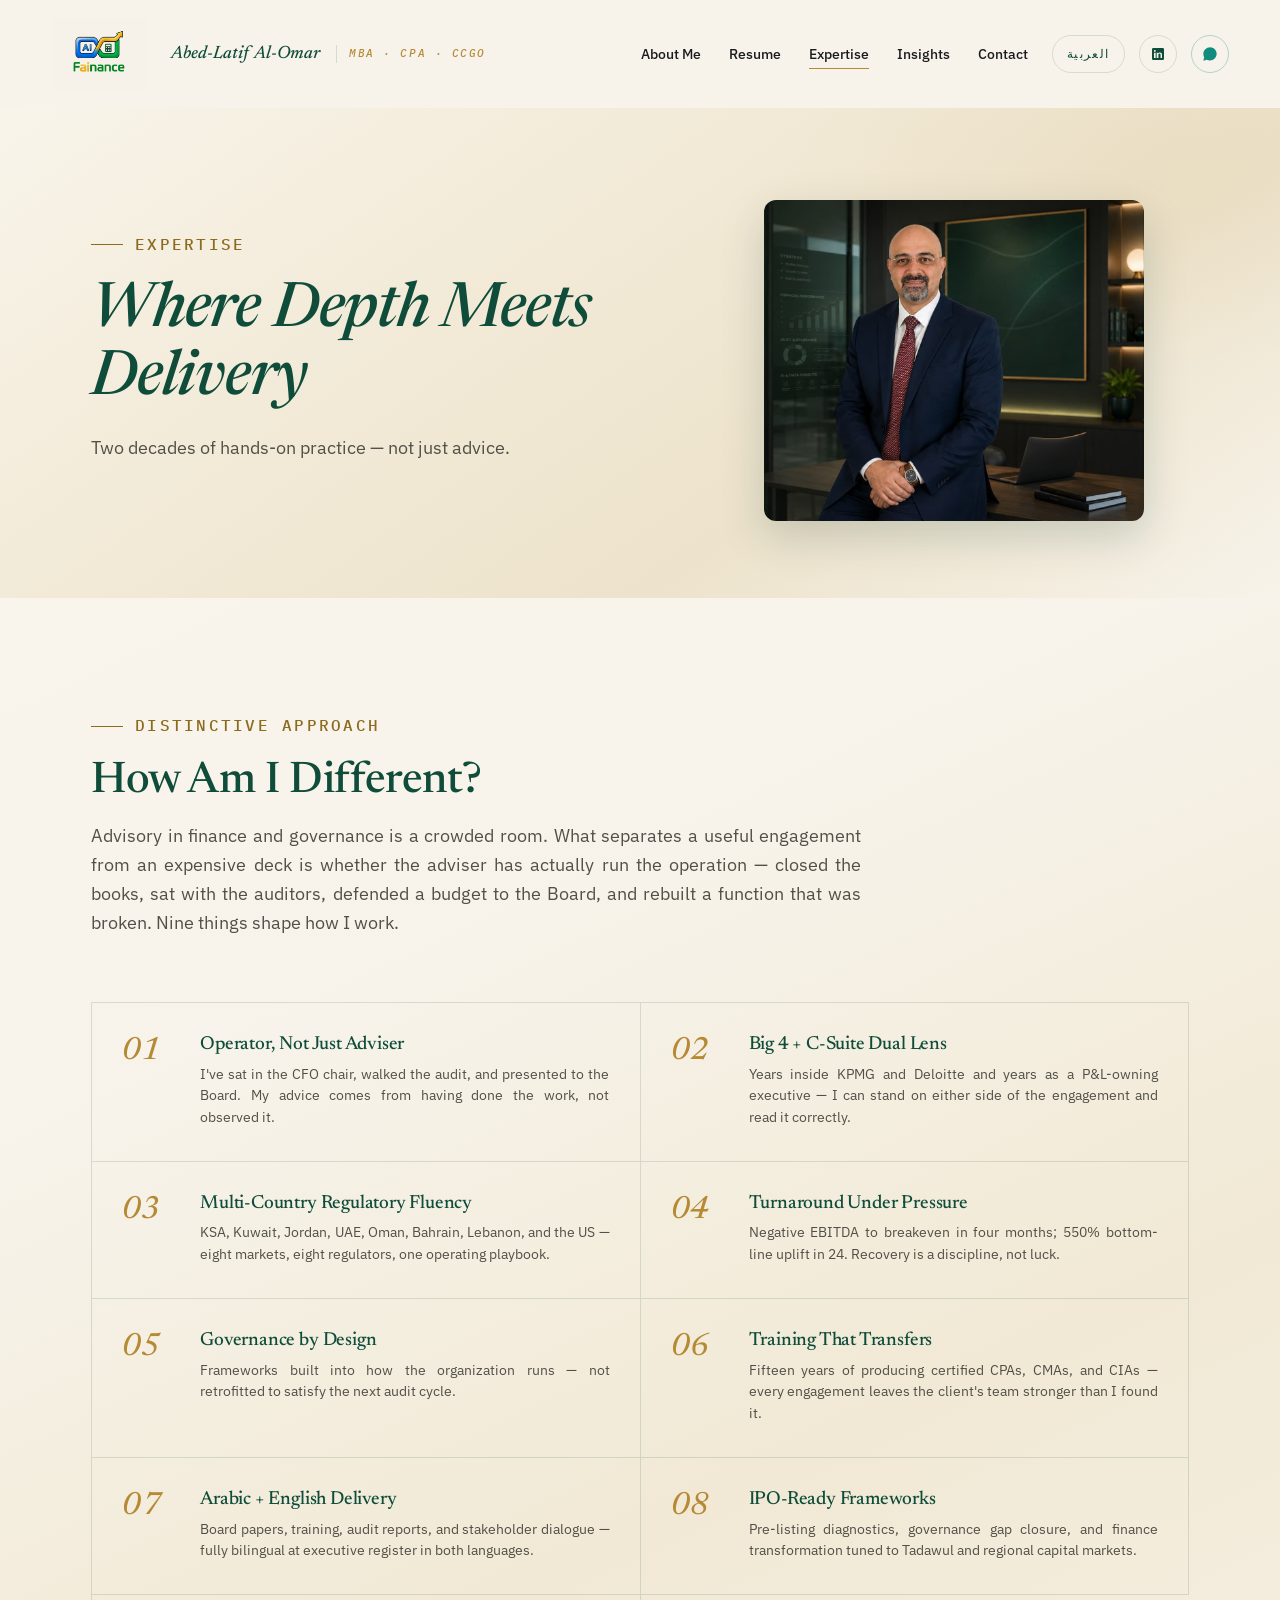
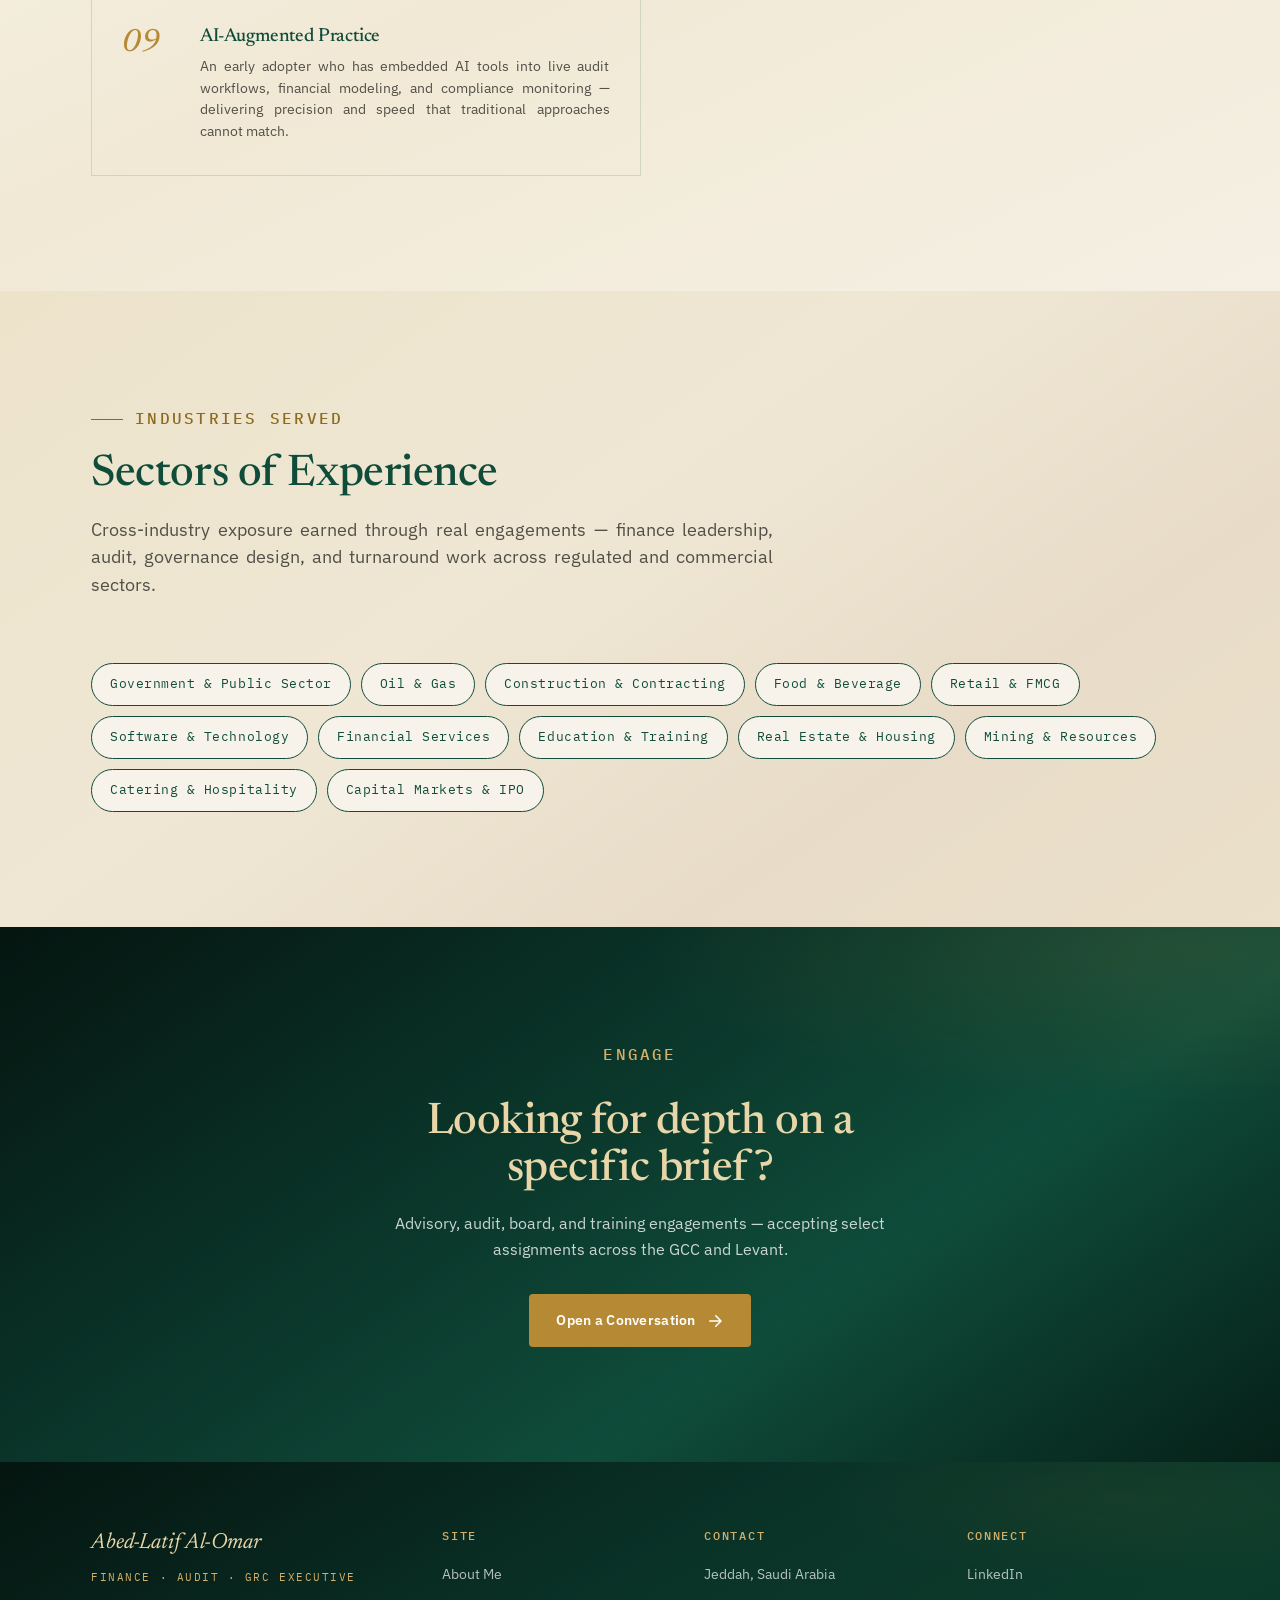
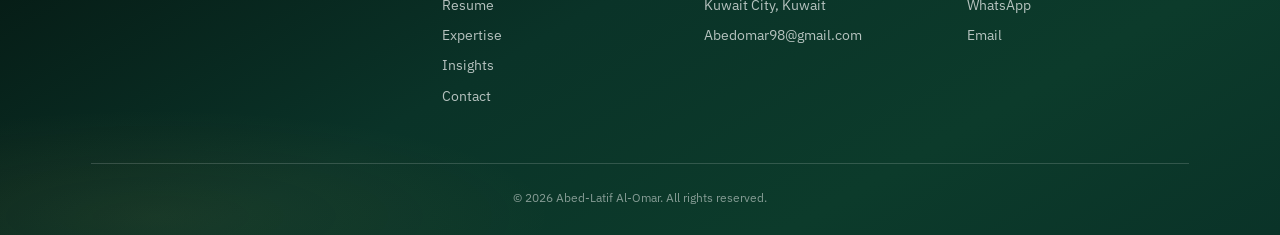
<file: expertise.html>
﻿<!DOCTYPE html>
<html lang="en" dir="ltr">
<head>
  <meta charset="UTF-8">
  <meta name="viewport" content="width=device-width, initial-scale=1.0">
  <title>Expertise · Abed-Latif Al-Omar — MBA, CPA, CCGO</title>
  <meta name="description" content="A distinctive approach to GRC, audit, and financial leadership — built on 25 years of operator experience across eight countries.">

  <link rel="preconnect" href="https://fonts.googleapis.com">
  <link rel="preconnect" href="https://fonts.gstatic.com" crossorigin>
  <link href="https://fonts.googleapis.com/css2?family=Newsreader:ital,opsz,wght@0,6..72,400;0,6..72,500;0,6..72,600;1,6..72,400;1,6..72,500&family=IBM+Plex+Sans:wght@400;500;600;700&family=IBM+Plex+Sans+Arabic:wght@400;500;600;700&family=IBM+Plex+Mono:wght@400;500&display=swap" rel="stylesheet">

  <link rel="stylesheet" href="assets/css/style.css?v=19">
</head>
<body data-title-key="nav.expertise">

  <!-- ====== NAV ====== -->
  <nav class="nav" role="navigation" aria-label="Primary">
    <a href="https://www.instagram.com/fainance.lab/" target="_blank" rel="noopener" class="nav-logo-link" aria-label="Fainance Lab on Instagram">
      <img src="assets/img/Fainance%20Logo.jpg" alt="Fainance Lab" class="nav-logo">
    </a>
    <a href="index.html" class="nav-brand" aria-label="Abed-Latif Al-Omar — Home">
      <span data-i18n="home.hero.name">Abed-Latif Al-Omar</span>
      <span class="tag" data-i18n="nav.tagline">MBA · CPA · CCGO</span>
    </a>
    <ul class="nav-links">
      <li><a href="index.html"     data-i18n="nav.about">About Me</a></li>
      <li><a href="resume.html"    data-i18n="nav.resume">Resume</a></li>
      <li><a href="expertise.html" data-i18n="nav.expertise">Expertise</a></li>
      <li><a href="insights.html"  data-i18n="nav.insights">Insights</a></li>
      <li><a href="contact.html"   data-i18n="nav.contact">Contact</a></li>
    </ul>
    <div class="nav-tools">
      <button class="lang-toggle" data-lang-toggle data-i18n="lang.toggle" aria-label="Toggle language">العربية</button>
      <a href="https://www.linkedin.com/in/abed-latif-al-omar-mba-cpa" target="_blank" rel="noopener" class="nav-icon desktop-only" data-i18n-aria="common.linkedin" aria-label="LinkedIn">
        <svg viewBox="0 0 24 24" fill="currentColor" aria-hidden="true"><path d="M19 3a2 2 0 0 1 2 2v14a2 2 0 0 1-2 2H5a2 2 0 0 1-2-2V5a2 2 0 0 1 2-2h14zM8.5 18V10H6v8h2.5zM7.25 8.8a1.45 1.45 0 1 0 0-2.9 1.45 1.45 0 0 0 0 2.9zM18 18v-4.6c0-2.4-1.3-3.5-3-3.5-1.4 0-2 .8-2.4 1.3V10H10v8h2.6v-4.5c0-1.2.2-2.3 1.7-2.3 1.5 0 1.5 1.4 1.5 2.4V18H18z"/></svg>
      </a>
      <a href="https://wa.me/96597737726" target="_blank" rel="noopener" class="nav-icon wa desktop-only" data-i18n-aria="common.whatsapp" aria-label="WhatsApp">
        <svg viewBox="0 0 24 24" fill="currentColor" aria-hidden="true"><path d="M17.5 14.4c-.3-.1-1.8-.9-2-1-.3-.1-.5-.1-.7.1-.2.3-.8 1-1 1.2-.2.2-.4.3-.7.1-.3-.1-1.3-.5-2.4-1.5-.9-.8-1.5-1.8-1.7-2.1-.2-.3 0-.5.1-.6.1-.1.3-.3.4-.5.1-.2.2-.3.3-.5.1-.2 0-.4 0-.5C9.7 9 9.1 7.6 8.9 7c-.2-.5-.4-.5-.6-.5h-.5c-.2 0-.5.1-.7.3C6.8 7.1 6 7.9 6 9.4c0 1.5 1.1 2.9 1.2 3.1.2.2 2.2 3.4 5.3 4.7.7.3 1.3.5 1.8.6.7.2 1.4.2 1.9.1.6-.1 1.8-.7 2-1.4.3-.7.3-1.3.2-1.4-.1-.2-.3-.3-.6-.4zM12 2C6.5 2 2 6.5 2 12c0 1.8.5 3.5 1.3 4.9L2 22l5.3-1.4c1.4.8 3 1.2 4.7 1.2 5.5 0 10-4.5 10-10S17.5 2 12 2z"/></svg>
      </a>
      <button class="nav-burger" aria-label="Open menu" data-i18n-aria="common.menu">
        <span></span><span></span><span></span>
      </button>
    </div>
  </nav>

  <div class="mobile-menu" aria-hidden="true">
    <button class="close-btn nav-icon" aria-label="Close menu" data-i18n-aria="common.close">
      <svg viewBox="0 0 24 24" fill="none" stroke="currentColor" stroke-width="2" aria-hidden="true"><path d="M6 6l12 12M18 6L6 18"/></svg>
    </button>
    <a href="index.html"     data-i18n="nav.about">About Me</a>
    <a href="resume.html"    data-i18n="nav.resume">Resume</a>
    <a href="expertise.html" data-i18n="nav.expertise">Expertise</a>
    <a href="insights.html"  data-i18n="nav.insights">Insights</a>
    <a href="contact.html"   data-i18n="nav.contact">Contact</a>
  </div>

  <!-- ====== PAGE HEAD ====== -->
  <header class="page-head">
    <div class="container reveal">
      <div class="page-head-grid">
        <div class="page-head-text">
          <p class="eyebrow" data-i18n="exp.eyebrow">Expertise</p>
          <h1 class="display" data-i18n="exp.h1">Where Depth Meets Delivery</h1>
          <p class="lede" data-i18n="exp.lede">Two decades of hands-on practice — not just advice.</p>
        </div>
        <div class="page-head-photo">
          <img src="assets/img/Expertise%20-%20Where%20Depth%20Meets%20Delivery.jpg" alt="Abed-Latif Al-Omar" loading="lazy">
        </div>
      </div>
    </div>
  </header>

  <!-- ====== DIFFERENTIATORS ====== -->
  <section class="section section-sand">
    <div class="container">
      <div class="section-head reveal">
        <p class="eyebrow" data-i18n="exp.diff.eyebrow">Distinctive Approach</p>
        <h2 data-i18n="exp.diff.h2">How Am I Different?</h2>
        <p class="diff-intro" data-i18n="exp.diff.intro">Advisory in finance and governance is a crowded room…</p>
      </div>
      <div class="diff-grid">

        <article class="diff-card reveal">
          <span class="diff-num">01</span>
          <div>
            <h3 data-i18n="exp.diff.1.title">Operator, Not Just Adviser</h3>
            <p data-i18n="exp.diff.1.desc">I've sat in the CFO chair, walked the audit…</p>
          </div>
        </article>

        <article class="diff-card reveal">
          <span class="diff-num">02</span>
          <div>
            <h3 data-i18n="exp.diff.2.title">Big 4 + C-Suite Dual Lens</h3>
            <p data-i18n="exp.diff.2.desc">Years inside KPMG and Deloitte and years as a P&amp;L-owning executive…</p>
          </div>
        </article>

        <article class="diff-card reveal">
          <span class="diff-num">03</span>
          <div>
            <h3 data-i18n="exp.diff.3.title">Multi-Country Regulatory Fluency</h3>
            <p data-i18n="exp.diff.3.desc">KSA, Kuwait, Jordan, UAE, Oman, Bahrain, Lebanon, and the US…</p>
          </div>
        </article>

        <article class="diff-card reveal">
          <span class="diff-num">04</span>
          <div>
            <h3 data-i18n="exp.diff.4.title">Turnaround Under Pressure</h3>
            <p data-i18n="exp.diff.4.desc">Negative EBITDA to breakeven in four months…</p>
          </div>
        </article>

        <article class="diff-card reveal">
          <span class="diff-num">05</span>
          <div>
            <h3 data-i18n="exp.diff.5.title">Governance by Design</h3>
            <p data-i18n="exp.diff.5.desc">Frameworks built into how the organization runs…</p>
          </div>
        </article>

        <article class="diff-card reveal">
          <span class="diff-num">06</span>
          <div>
            <h3 data-i18n="exp.diff.6.title">Training That Transfers</h3>
            <p data-i18n="exp.diff.6.desc">Fifteen years of producing certified CPAs, CMAs, and CIAs…</p>
          </div>
        </article>

        <article class="diff-card reveal">
          <span class="diff-num">07</span>
          <div>
            <h3 data-i18n="exp.diff.7.title">Arabic + English Delivery</h3>
            <p data-i18n="exp.diff.7.desc">Board papers, training, audit reports, and stakeholder dialogue…</p>
          </div>
        </article>

        <article class="diff-card reveal">
          <span class="diff-num">08</span>
          <div>
            <h3 data-i18n="exp.diff.8.title">IPO-Ready Frameworks</h3>
            <p data-i18n="exp.diff.8.desc">Pre-listing diagnostics, governance gap closure…</p>
          </div>
        </article>

        <article class="diff-card reveal">
          <span class="diff-num">09</span>
          <div>
            <h3 data-i18n="exp.diff.9.title">AI-Augmented Practice</h3>
            <p data-i18n="exp.diff.9.desc">An early adopter who has embedded AI tools into live audit workflows…</p>
          </div>
        </article>

      </div>
    </div>
  </section>

  <!-- ====== INDUSTRIES ====== -->
  <section class="section section-alt">
    <div class="container">
      <div class="section-head reveal">
        <p class="eyebrow" data-i18n="exp.ind.eyebrow">Industries Served</p>
        <h2 data-i18n="exp.ind.h2">Sectors of Experience</h2>
        <p class="lede" data-i18n="exp.ind.intro">Cross-industry exposure earned through real engagements…</p>
      </div>
      <div class="ind-cloud reveal">
        <span class="ind-pill" data-i18n="exp.ind.1">Government &amp; Public Sector</span>
        <span class="ind-pill" data-i18n="exp.ind.2">Oil &amp; Gas</span>
        <span class="ind-pill" data-i18n="exp.ind.3">Construction &amp; Contracting</span>
        <span class="ind-pill" data-i18n="exp.ind.4">Food &amp; Beverage</span>
        <span class="ind-pill" data-i18n="exp.ind.5">Retail &amp; FMCG</span>
        <span class="ind-pill" data-i18n="exp.ind.6">Software &amp; Technology</span>
        <span class="ind-pill" data-i18n="exp.ind.7">Financial Services</span>
        <span class="ind-pill" data-i18n="exp.ind.8">Education &amp; Training</span>
        <span class="ind-pill" data-i18n="exp.ind.9">Real Estate &amp; Housing</span>
        <span class="ind-pill" data-i18n="exp.ind.10">Mining &amp; Resources</span>
        <span class="ind-pill" data-i18n="exp.ind.11">Catering &amp; Hospitality</span>
        <span class="ind-pill" data-i18n="exp.ind.12">Capital Markets &amp; IPO</span>
      </div>
    </div>
  </section>

  <!-- ====== CTA ====== -->
  <section class="section section-deep section-dark">
    <div class="container cta-banner reveal">
      <p class="eyebrow" data-i18n="exp.cta.eyebrow">Engage</p>
      <h2 data-i18n="exp.cta.h2">Looking for depth on a specific brief?</h2>
      <p data-i18n="exp.cta.sub">Advisory, audit, board, and training engagements — accepting select assignments across the GCC and Levant.</p>
      <div class="cta-ctas">
        <a class="btn btn-brass" href="contact.html">
          <span data-i18n="exp.cta.btn">Open a Conversation</span>
          <svg viewBox="0 0 24 24" fill="none" stroke="currentColor" stroke-width="2" aria-hidden="true"><path d="M5 12h14M13 5l7 7-7 7" stroke-linecap="round" stroke-linejoin="round"/></svg>
        </a>
      </div>
    </div>
  </section>

  <!-- ====== FOOTER ====== -->
  <footer class="footer">
    <div class="container">
      <div class="footer-grid">
        <div>
          <p class="footer-brand-name" data-i18n="footer.brand">Abed-Latif Al-Omar</p>
          <p class="footer-brand-tag" data-i18n="footer.brand.tag">GRC · Audit · Finance Executive</p>
        </div>
        <div>
          <h5 data-i18n="footer.col.site">Site</h5>
          <ul>
            <li><a href="index.html"     data-i18n="nav.about">About Me</a></li>
            <li><a href="resume.html"    data-i18n="nav.resume">Resume</a></li>
            <li><a href="expertise.html" data-i18n="nav.expertise">Expertise</a></li>
            <li><a href="insights.html"  data-i18n="nav.insights">Insights</a></li>
            <li><a href="contact.html"   data-i18n="nav.contact">Contact</a></li>
          </ul>
        </div>
        <div>
          <h5 data-i18n="footer.col.contact">Contact</h5>
          <ul>
            <li><span data-i18n="footer.loc1">Jeddah, Saudi Arabia</span></li>
            <li><span data-i18n="footer.loc2">Kuwait City, Kuwait</span></li>
            <li><a href="mailto:Abedomar98@gmail.com">Abedomar98@gmail.com</a></li>
          </ul>
        </div>
        <div>
          <h5 data-i18n="footer.col.connect">Connect</h5>
          <ul>
            <li><a href="https://www.linkedin.com/in/abed-latif-al-omar-mba-cpa" target="_blank" rel="noopener" data-i18n="common.linkedin">LinkedIn</a></li>
            <li><a href="https://wa.me/96597737726" target="_blank" rel="noopener" data-i18n="common.whatsapp">WhatsApp</a></li>
            <li><a href="mailto:Abedomar98@gmail.com" data-i18n="common.email">Email</a></li>
          </ul>
        </div>
      </div>
      <div class="footer-bottom">
        <span data-i18n="footer.copyright">© 2026 Abed-Latif Al-Omar. All rights reserved.</span>
      </div>
    </div>
  </footer>

  <script src="assets/js/i18n.js?v=17"></script>
  <script src="assets/js/main.js?v=5"></script>
</body>
</html>
</file>
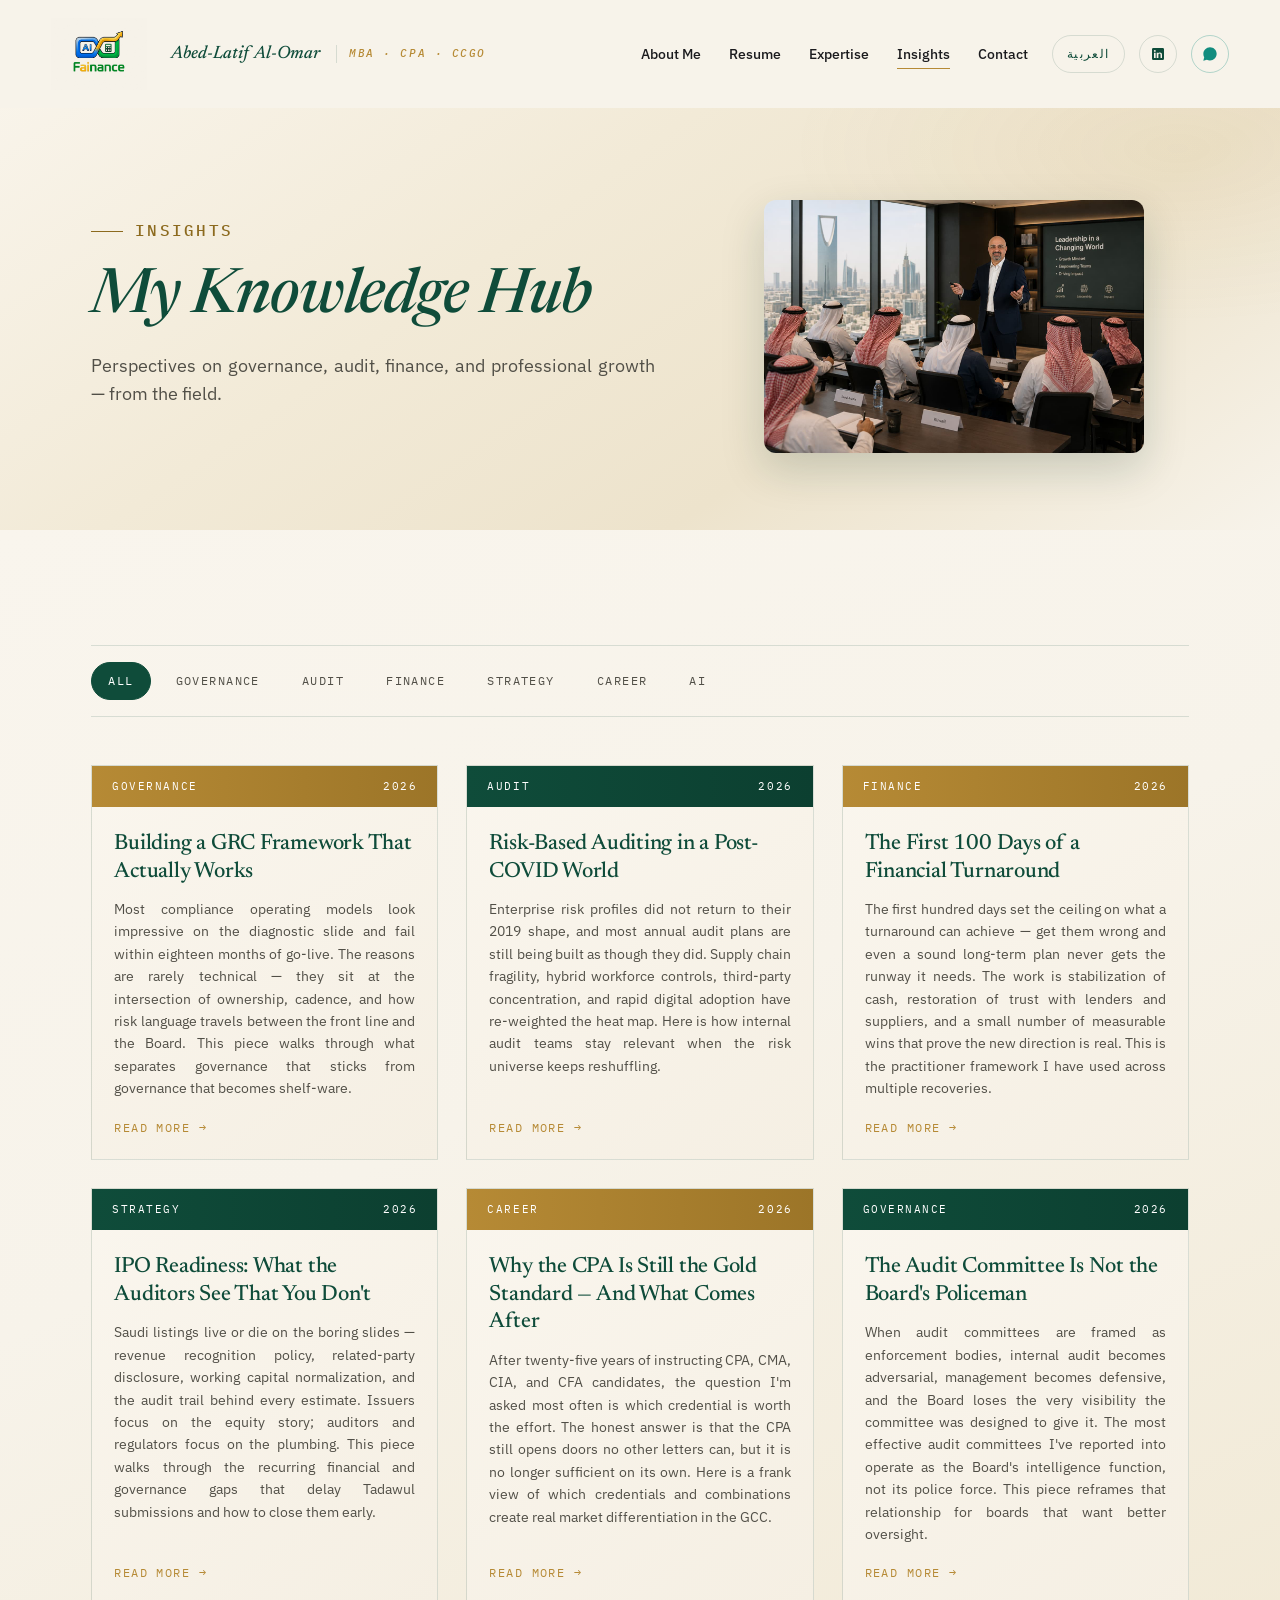
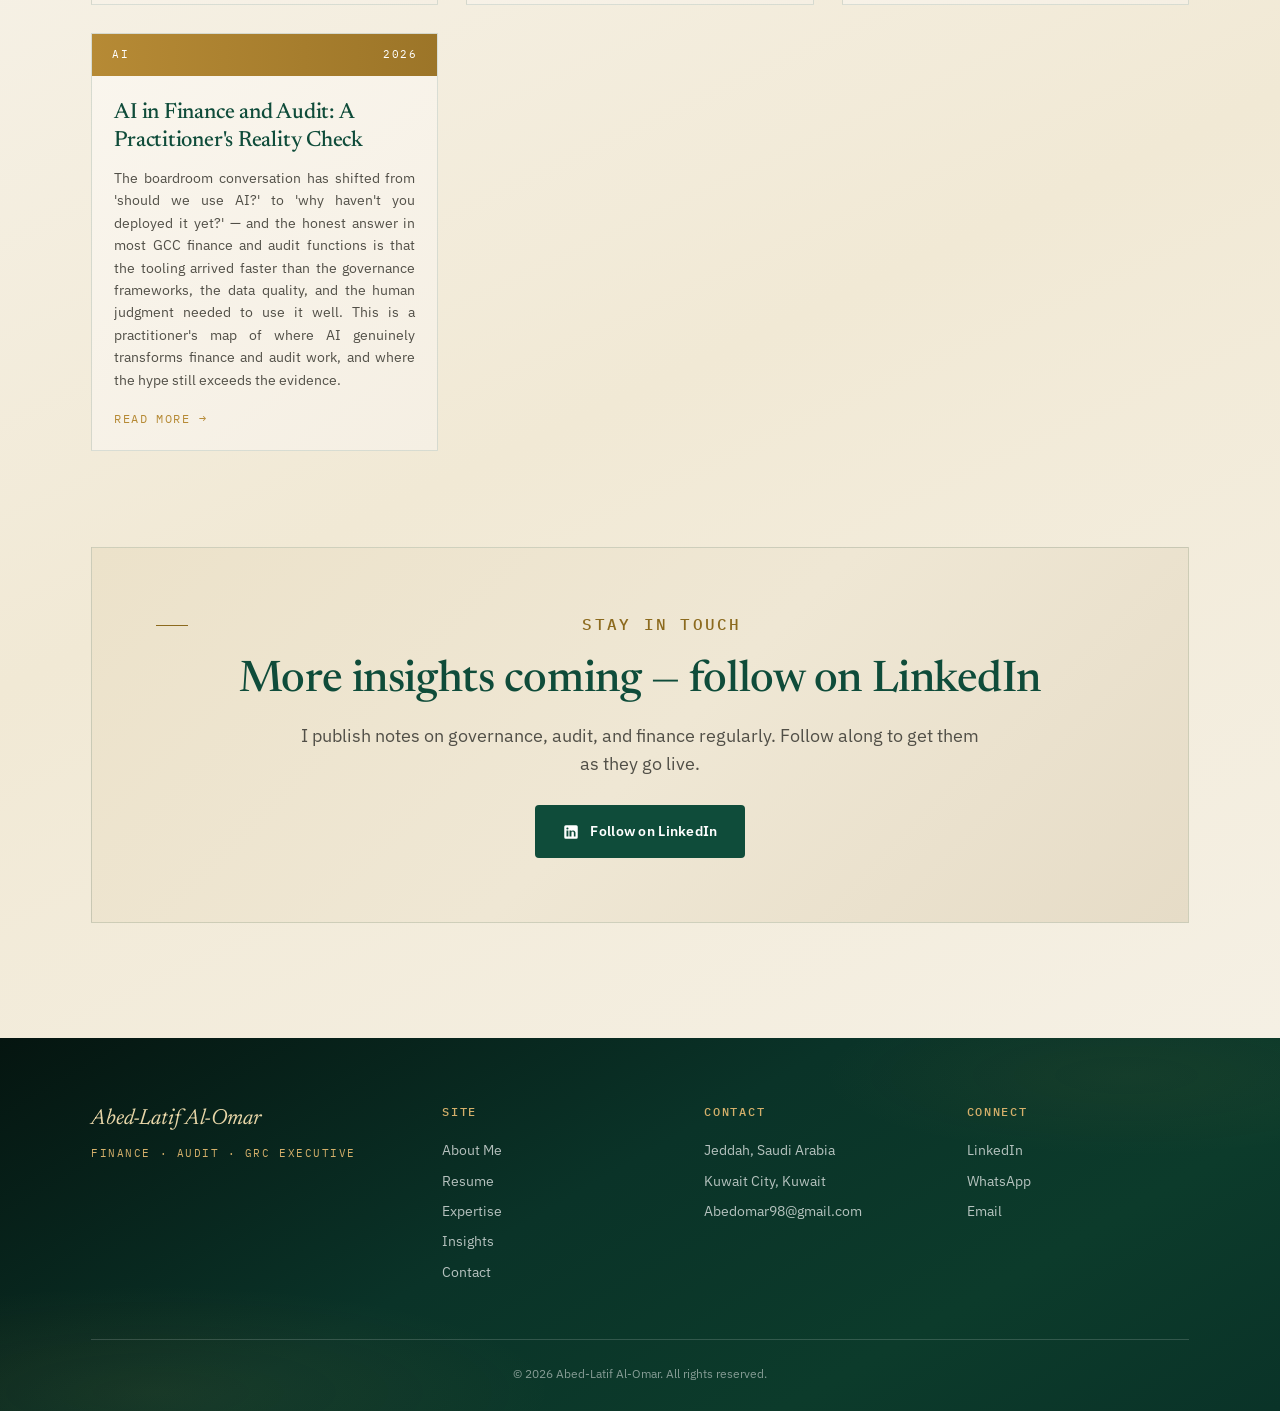
<file: insights.html>
﻿<!DOCTYPE html>
<html lang="en" dir="ltr">
<head>
  <meta charset="UTF-8">
  <meta name="viewport" content="width=device-width, initial-scale=1.0">
  <title>Insights · Abed-Latif Al-Omar — MBA, CPA, CCGO</title>
  <meta name="description" content="Perspectives on governance, audit, finance, and professional growth — from 25 years in the field.">

  <link rel="preconnect" href="https://fonts.googleapis.com">
  <link rel="preconnect" href="https://fonts.gstatic.com" crossorigin>
  <link href="https://fonts.googleapis.com/css2?family=Newsreader:ital,opsz,wght@0,6..72,400;0,6..72,500;0,6..72,600;1,6..72,400;1,6..72,500&family=IBM+Plex+Sans:wght@400;500;600;700&family=IBM+Plex+Sans+Arabic:wght@400;500;600;700&family=IBM+Plex+Mono:wght@400;500&display=swap" rel="stylesheet">

  <link rel="stylesheet" href="assets/css/style.css?v=19">
</head>
<body data-title-key="nav.insights">

  <!-- ====== NAV ====== -->
  <nav class="nav" role="navigation" aria-label="Primary">
    <a href="https://www.instagram.com/fainance.lab/" target="_blank" rel="noopener" class="nav-logo-link" aria-label="Fainance Lab on Instagram">
      <img src="assets/img/Fainance%20Logo.jpg" alt="Fainance Lab" class="nav-logo">
    </a>
    <a href="index.html" class="nav-brand" aria-label="Abed-Latif Al-Omar — Home">
      <span data-i18n="home.hero.name">Abed-Latif Al-Omar</span>
      <span class="tag" data-i18n="nav.tagline">MBA · CPA · CCGO</span>
    </a>
    <ul class="nav-links">
      <li><a href="index.html"     data-i18n="nav.about">About Me</a></li>
      <li><a href="resume.html"    data-i18n="nav.resume">Resume</a></li>
      <li><a href="expertise.html" data-i18n="nav.expertise">Expertise</a></li>
      <li><a href="insights.html"  data-i18n="nav.insights">Insights</a></li>
      <li><a href="contact.html"   data-i18n="nav.contact">Contact</a></li>
    </ul>
    <div class="nav-tools">
      <button class="lang-toggle" data-lang-toggle data-i18n="lang.toggle" aria-label="Toggle language">العربية</button>
      <a href="https://www.linkedin.com/in/abed-latif-al-omar-mba-cpa" target="_blank" rel="noopener" class="nav-icon desktop-only" data-i18n-aria="common.linkedin" aria-label="LinkedIn">
        <svg viewBox="0 0 24 24" fill="currentColor" aria-hidden="true"><path d="M19 3a2 2 0 0 1 2 2v14a2 2 0 0 1-2 2H5a2 2 0 0 1-2-2V5a2 2 0 0 1 2-2h14zM8.5 18V10H6v8h2.5zM7.25 8.8a1.45 1.45 0 1 0 0-2.9 1.45 1.45 0 0 0 0 2.9zM18 18v-4.6c0-2.4-1.3-3.5-3-3.5-1.4 0-2 .8-2.4 1.3V10H10v8h2.6v-4.5c0-1.2.2-2.3 1.7-2.3 1.5 0 1.5 1.4 1.5 2.4V18H18z"/></svg>
      </a>
      <a href="https://wa.me/96597737726" target="_blank" rel="noopener" class="nav-icon wa desktop-only" data-i18n-aria="common.whatsapp" aria-label="WhatsApp">
        <svg viewBox="0 0 24 24" fill="currentColor" aria-hidden="true"><path d="M17.5 14.4c-.3-.1-1.8-.9-2-1-.3-.1-.5-.1-.7.1-.2.3-.8 1-1 1.2-.2.2-.4.3-.7.1-.3-.1-1.3-.5-2.4-1.5-.9-.8-1.5-1.8-1.7-2.1-.2-.3 0-.5.1-.6.1-.1.3-.3.4-.5.1-.2.2-.3.3-.5.1-.2 0-.4 0-.5C9.7 9 9.1 7.6 8.9 7c-.2-.5-.4-.5-.6-.5h-.5c-.2 0-.5.1-.7.3C6.8 7.1 6 7.9 6 9.4c0 1.5 1.1 2.9 1.2 3.1.2.2 2.2 3.4 5.3 4.7.7.3 1.3.5 1.8.6.7.2 1.4.2 1.9.1.6-.1 1.8-.7 2-1.4.3-.7.3-1.3.2-1.4-.1-.2-.3-.3-.6-.4zM12 2C6.5 2 2 6.5 2 12c0 1.8.5 3.5 1.3 4.9L2 22l5.3-1.4c1.4.8 3 1.2 4.7 1.2 5.5 0 10-4.5 10-10S17.5 2 12 2z"/></svg>
      </a>
      <button class="nav-burger" aria-label="Open menu" data-i18n-aria="common.menu">
        <span></span><span></span><span></span>
      </button>
    </div>
  </nav>

  <div class="mobile-menu" aria-hidden="true">
    <button class="close-btn nav-icon" aria-label="Close menu" data-i18n-aria="common.close">
      <svg viewBox="0 0 24 24" fill="none" stroke="currentColor" stroke-width="2" aria-hidden="true"><path d="M6 6l12 12M18 6L6 18"/></svg>
    </button>
    <a href="index.html"     data-i18n="nav.about">About Me</a>
    <a href="resume.html"    data-i18n="nav.resume">Resume</a>
    <a href="expertise.html" data-i18n="nav.expertise">Expertise</a>
    <a href="insights.html"  data-i18n="nav.insights">Insights</a>
    <a href="contact.html"   data-i18n="nav.contact">Contact</a>
  </div>

  <!-- ====== PAGE HEAD ====== -->
  <header class="page-head">
    <div class="container reveal">
      <div class="page-head-grid">
        <div class="page-head-text">
          <p class="eyebrow" data-i18n="ins.eyebrow">Insights</p>
          <h1 class="display" data-i18n="ins.h1">My Knowledge Hub</h1>
          <p class="lede" data-i18n="ins.lede">Perspectives on governance, audit, finance, and professional growth — from the field.</p>
        </div>
        <div class="page-head-photo">
          <img src="assets/img/Insights%20-%20My%20Knowledge%20Hub.jpg" alt="Abed-Latif Al-Omar" loading="lazy">
        </div>
      </div>
    </div>
  </header>

  <!-- ====== INSIGHTS ====== -->
  <section class="section section-sand">
    <div class="container">

      <div class="ins-filters reveal" role="tablist" aria-label="Filter insights by category">
        <button class="ins-filter active" data-filter="all"    data-i18n="ins.filter.all">All</button>
        <button class="ins-filter"        data-filter="gov"    data-i18n="ins.filter.gov">Governance</button>
        <button class="ins-filter"        data-filter="audit"  data-i18n="ins.filter.audit">Audit</button>
        <button class="ins-filter"        data-filter="fin"    data-i18n="ins.filter.fin">Finance</button>
        <button class="ins-filter"        data-filter="strat"  data-i18n="ins.filter.strat">Strategy</button>
        <button class="ins-filter"        data-filter="career" data-i18n="ins.filter.career">Career</button>
        <button class="ins-filter"        data-filter="ai"     data-i18n="ins.filter.ai">AI</button>
      </div>

      <div class="ins-grid">

        <article class="ins-card reveal" data-cat="gov">
          <div class="ins-band">
            <span data-i18n="ins.1.cat">Governance</span>
            <span data-i18n="ins.1.date">2026</span>
          </div>
          <div class="ins-card-body">
            <h3 data-i18n="ins.1.title">Building a GRC Framework That Actually Works</h3>
            <p data-i18n="ins.1.excerpt">Most compliance operating models look impressive on the diagnostic slide…</p>
            <a href="#" class="ins-more" data-i18n="ins.1.cta">Read More →</a>
          </div>
        </article>

        <article class="ins-card reveal" data-cat="audit">
          <div class="ins-band">
            <span data-i18n="ins.2.cat">Audit</span>
            <span data-i18n="ins.2.date">2026</span>
          </div>
          <div class="ins-card-body">
            <h3 data-i18n="ins.2.title">Risk-Based Auditing in a Post-COVID World</h3>
            <p data-i18n="ins.2.excerpt">Enterprise risk profiles did not return to their 2019 shape…</p>
            <a href="#" class="ins-more" data-i18n="ins.2.cta">Read More →</a>
          </div>
        </article>

        <article class="ins-card reveal" data-cat="fin">
          <div class="ins-band">
            <span data-i18n="ins.3.cat">Finance</span>
            <span data-i18n="ins.3.date">2026</span>
          </div>
          <div class="ins-card-body">
            <h3 data-i18n="ins.3.title">The First 100 Days of a Financial Turnaround</h3>
            <p data-i18n="ins.3.excerpt">The first hundred days set the ceiling on what a turnaround can achieve…</p>
            <a href="#" class="ins-more" data-i18n="ins.3.cta">Read More →</a>
          </div>
        </article>

        <article class="ins-card reveal" data-cat="strat">
          <div class="ins-band">
            <span data-i18n="ins.4.cat">Strategy</span>
            <span data-i18n="ins.4.date">2026</span>
          </div>
          <div class="ins-card-body">
            <h3 data-i18n="ins.4.title">IPO Readiness: What the Auditors See That You Don't</h3>
            <p data-i18n="ins.4.excerpt">Saudi listings live or die on the boring slides…</p>
            <a href="#" class="ins-more" data-i18n="ins.4.cta">Read More →</a>
          </div>
        </article>

        <article class="ins-card reveal" data-cat="career">
          <div class="ins-band">
            <span data-i18n="ins.5.cat">Career</span>
            <span data-i18n="ins.5.date">2026</span>
          </div>
          <div class="ins-card-body">
            <h3 data-i18n="ins.5.title">Why the CPA Is Still the Gold Standard — And What Comes After</h3>
            <p data-i18n="ins.5.excerpt">After twenty-five years of instructing CPA, CMA, CIA, and CFA candidates…</p>
            <a href="#" class="ins-more" data-i18n="ins.5.cta">Read More →</a>
          </div>
        </article>

        <article class="ins-card reveal" data-cat="gov">
          <div class="ins-band">
            <span data-i18n="ins.6.cat">Governance</span>
            <span data-i18n="ins.6.date">2026</span>
          </div>
          <div class="ins-card-body">
            <h3 data-i18n="ins.6.title">The Audit Committee Is Not the Board's Policeman</h3>
            <p data-i18n="ins.6.excerpt">When audit committees are framed as enforcement bodies…</p>
            <a href="#" class="ins-more" data-i18n="ins.6.cta">Read More →</a>
          </div>
        </article>

        <article class="ins-card reveal" data-cat="ai">
          <div class="ins-band">
            <span data-i18n="ins.7.cat">AI</span>
            <span data-i18n="ins.7.date">2026</span>
          </div>
          <div class="ins-card-body">
            <h3 data-i18n="ins.7.title">AI in Finance and Audit: A Practitioner's Reality Check</h3>
            <p data-i18n="ins.7.excerpt">The boardroom conversation has shifted from 'should we use AI?'…</p>
            <a href="#" class="ins-more" data-i18n="ins.7.cta">Read More →</a>
          </div>
        </article>

      </div>

      <!-- Outro -->
      <div class="ins-outro reveal">
        <p class="eyebrow" data-i18n="ins.outro.eyebrow">Stay in Touch</p>
        <h2 data-i18n="ins.outro.h2">More insights coming — follow on LinkedIn</h2>
        <p class="lede" style="margin-inline:auto; margin-block-end:28px;" data-i18n="ins.outro.sub">I publish notes on governance, audit, and finance regularly…</p>
        <a class="btn btn-primary" href="https://www.linkedin.com/in/abed-latif-al-omar-mba-cpa" target="_blank" rel="noopener">
          <svg viewBox="0 0 24 24" fill="currentColor" aria-hidden="true"><path d="M19 3a2 2 0 0 1 2 2v14a2 2 0 0 1-2 2H5a2 2 0 0 1-2-2V5a2 2 0 0 1 2-2h14zM8.5 18V10H6v8h2.5zM7.25 8.8a1.45 1.45 0 1 0 0-2.9 1.45 1.45 0 0 0 0 2.9zM18 18v-4.6c0-2.4-1.3-3.5-3-3.5-1.4 0-2 .8-2.4 1.3V10H10v8h2.6v-4.5c0-1.2.2-2.3 1.7-2.3 1.5 0 1.5 1.4 1.5 2.4V18H18z"/></svg>
          <span data-i18n="ins.outro.btn">Follow on LinkedIn</span>
        </a>
      </div>

    </div>
  </section>

  <!-- ====== FOOTER ====== -->
  <footer class="footer">
    <div class="container">
      <div class="footer-grid">
        <div>
          <p class="footer-brand-name" data-i18n="footer.brand">Abed-Latif Al-Omar</p>
          <p class="footer-brand-tag" data-i18n="footer.brand.tag">GRC · Audit · Finance Executive</p>
        </div>
        <div>
          <h5 data-i18n="footer.col.site">Site</h5>
          <ul>
            <li><a href="index.html"     data-i18n="nav.about">About Me</a></li>
            <li><a href="resume.html"    data-i18n="nav.resume">Resume</a></li>
            <li><a href="expertise.html" data-i18n="nav.expertise">Expertise</a></li>
            <li><a href="insights.html"  data-i18n="nav.insights">Insights</a></li>
            <li><a href="contact.html"   data-i18n="nav.contact">Contact</a></li>
          </ul>
        </div>
        <div>
          <h5 data-i18n="footer.col.contact">Contact</h5>
          <ul>
            <li><span data-i18n="footer.loc1">Jeddah, Saudi Arabia</span></li>
            <li><span data-i18n="footer.loc2">Kuwait City, Kuwait</span></li>
            <li><a href="mailto:Abedomar98@gmail.com">Abedomar98@gmail.com</a></li>
          </ul>
        </div>
        <div>
          <h5 data-i18n="footer.col.connect">Connect</h5>
          <ul>
            <li><a href="https://www.linkedin.com/in/abed-latif-al-omar-mba-cpa" target="_blank" rel="noopener" data-i18n="common.linkedin">LinkedIn</a></li>
            <li><a href="https://wa.me/96597737726" target="_blank" rel="noopener" data-i18n="common.whatsapp">WhatsApp</a></li>
            <li><a href="mailto:Abedomar98@gmail.com" data-i18n="common.email">Email</a></li>
          </ul>
        </div>
      </div>
      <div class="footer-bottom">
        <span data-i18n="footer.copyright">© 2026 Abed-Latif Al-Omar. All rights reserved.</span>
      </div>
    </div>
  </footer>

  <script src="assets/js/i18n.js?v=17"></script>
  <script src="assets/js/main.js?v=5"></script>
</body>
</html>
</file>
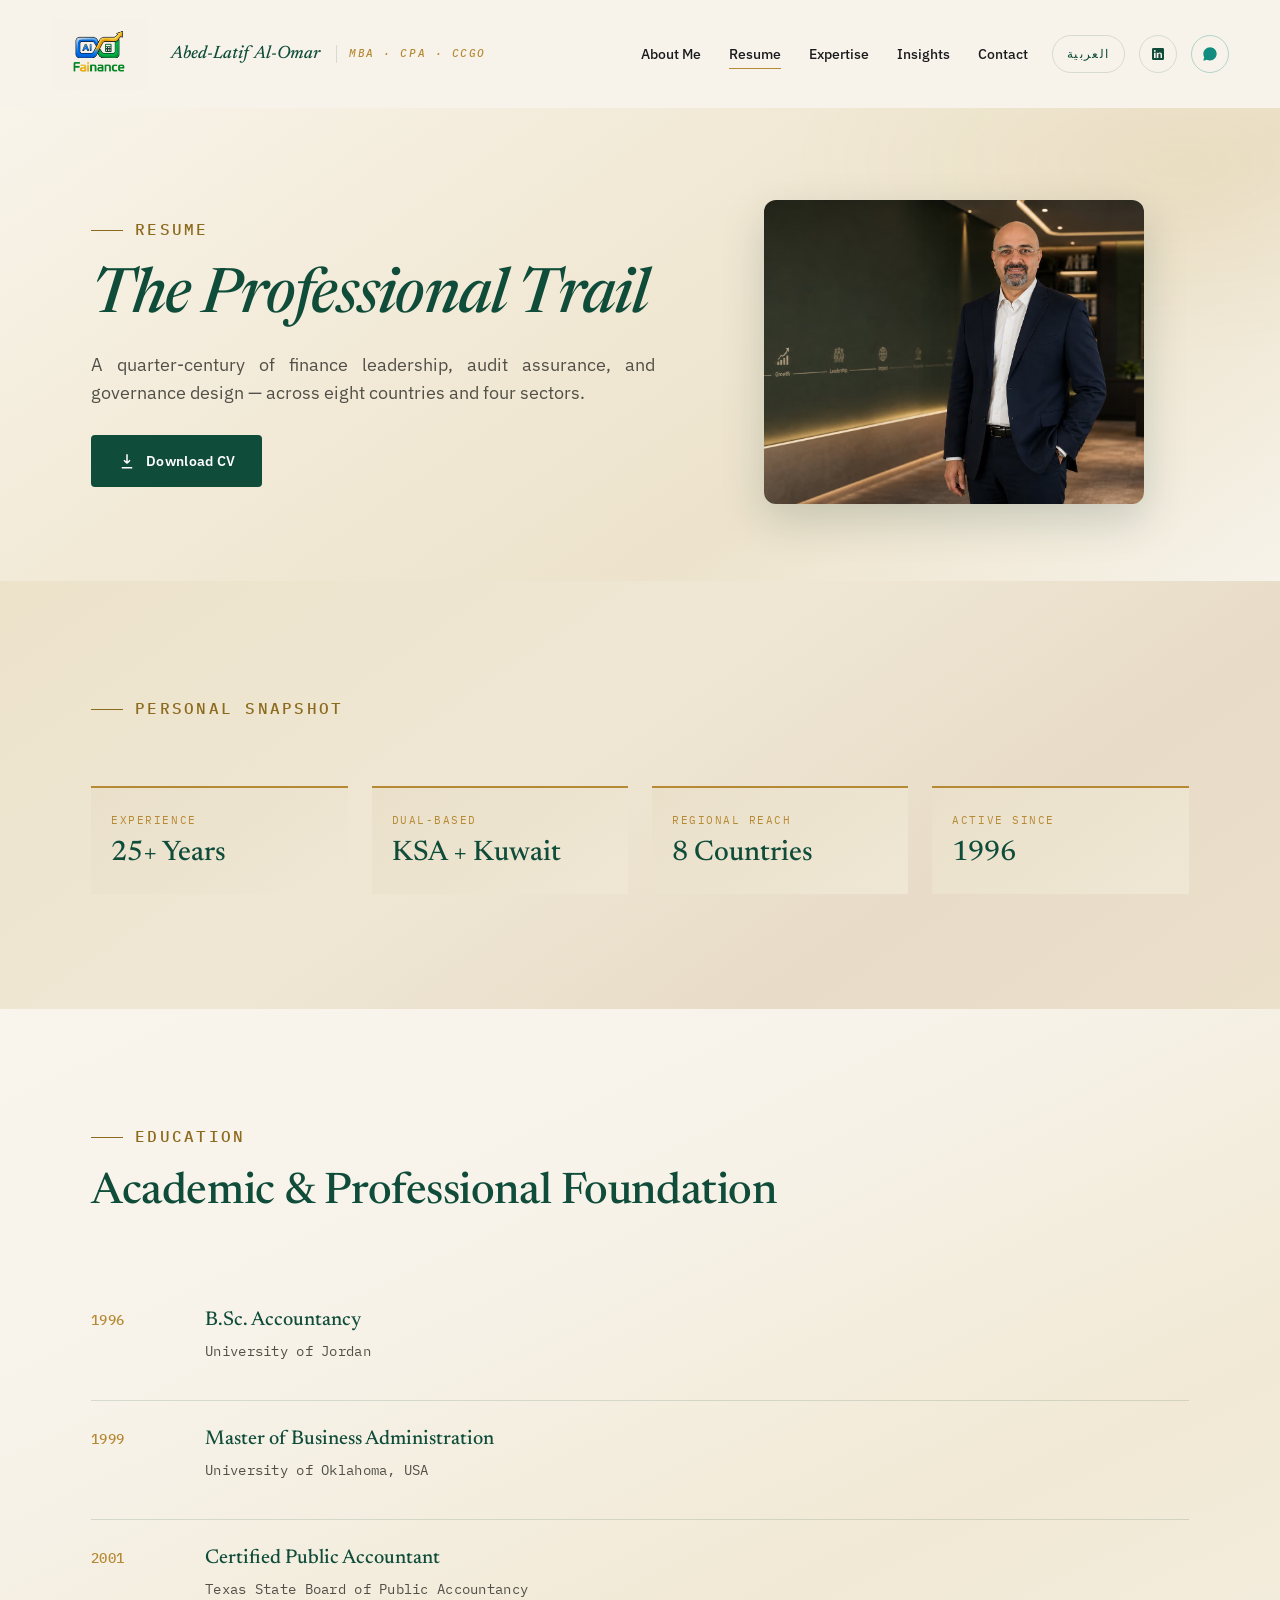
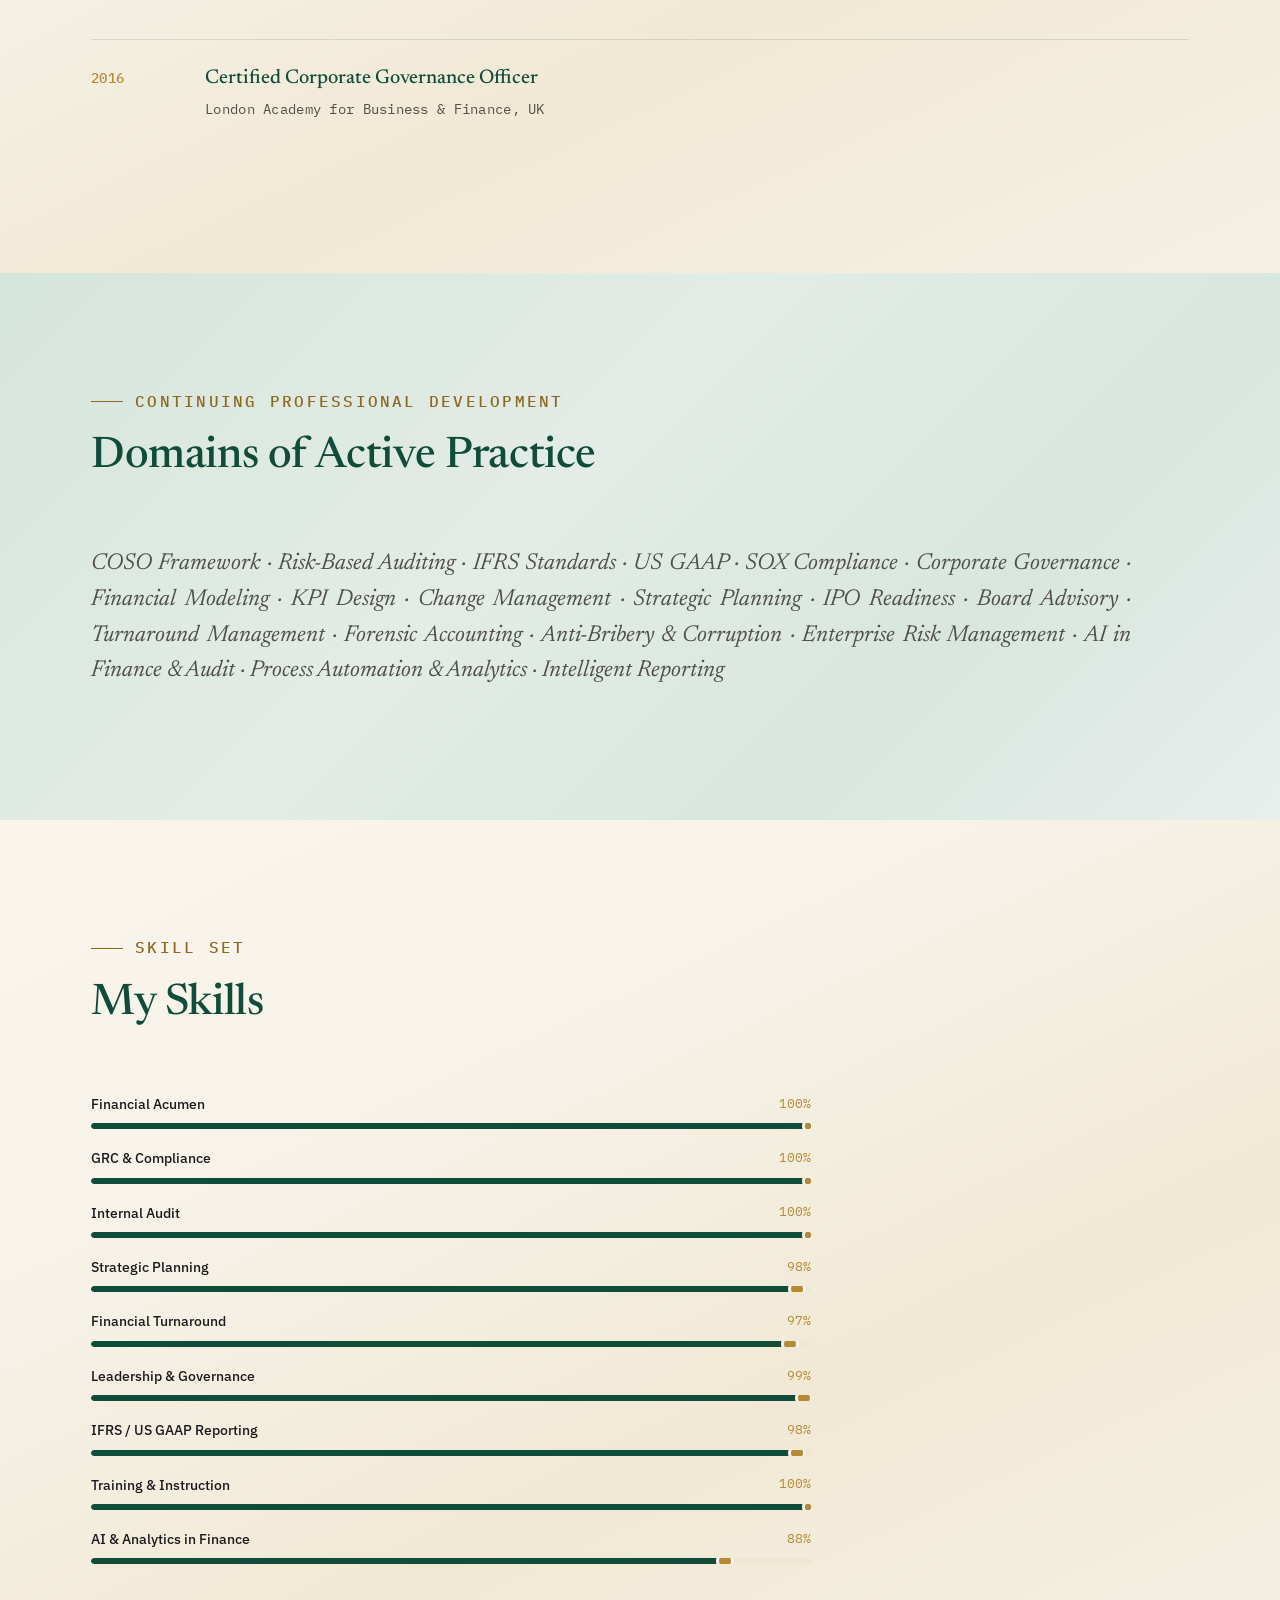
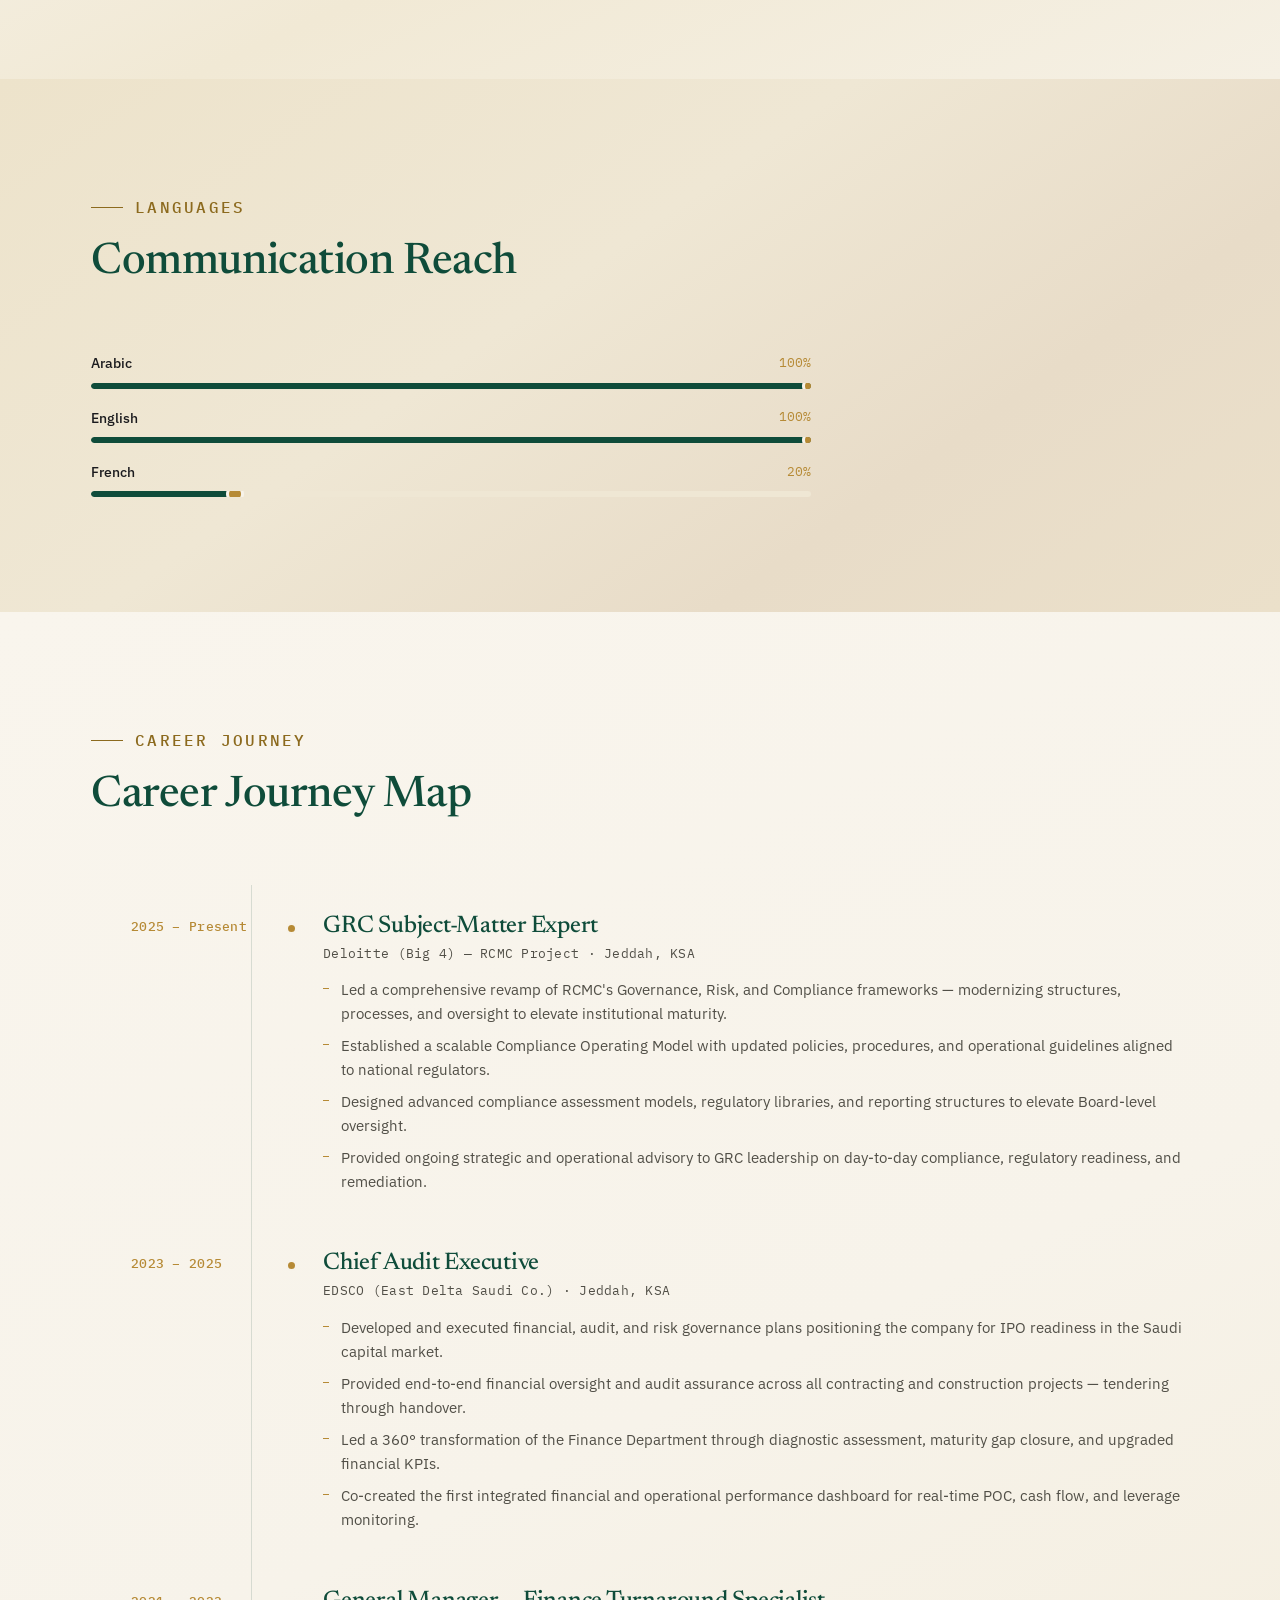
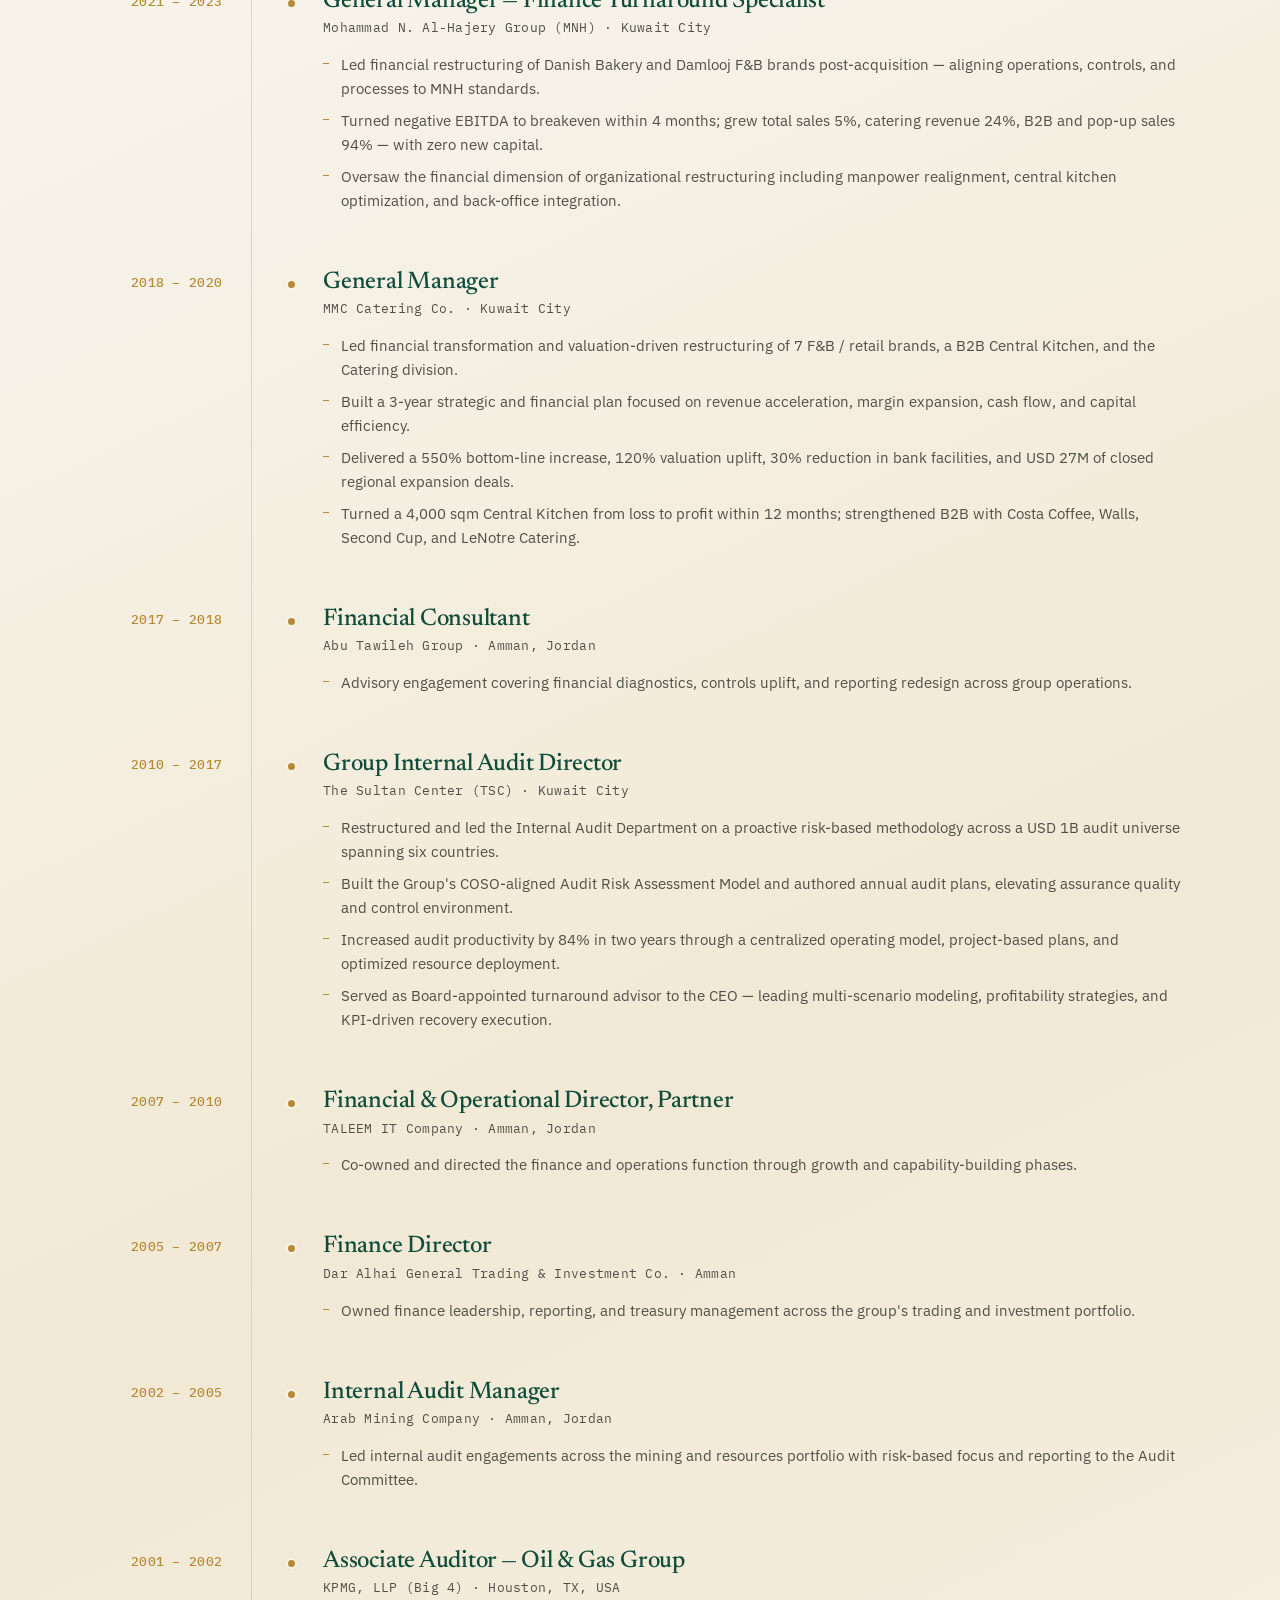
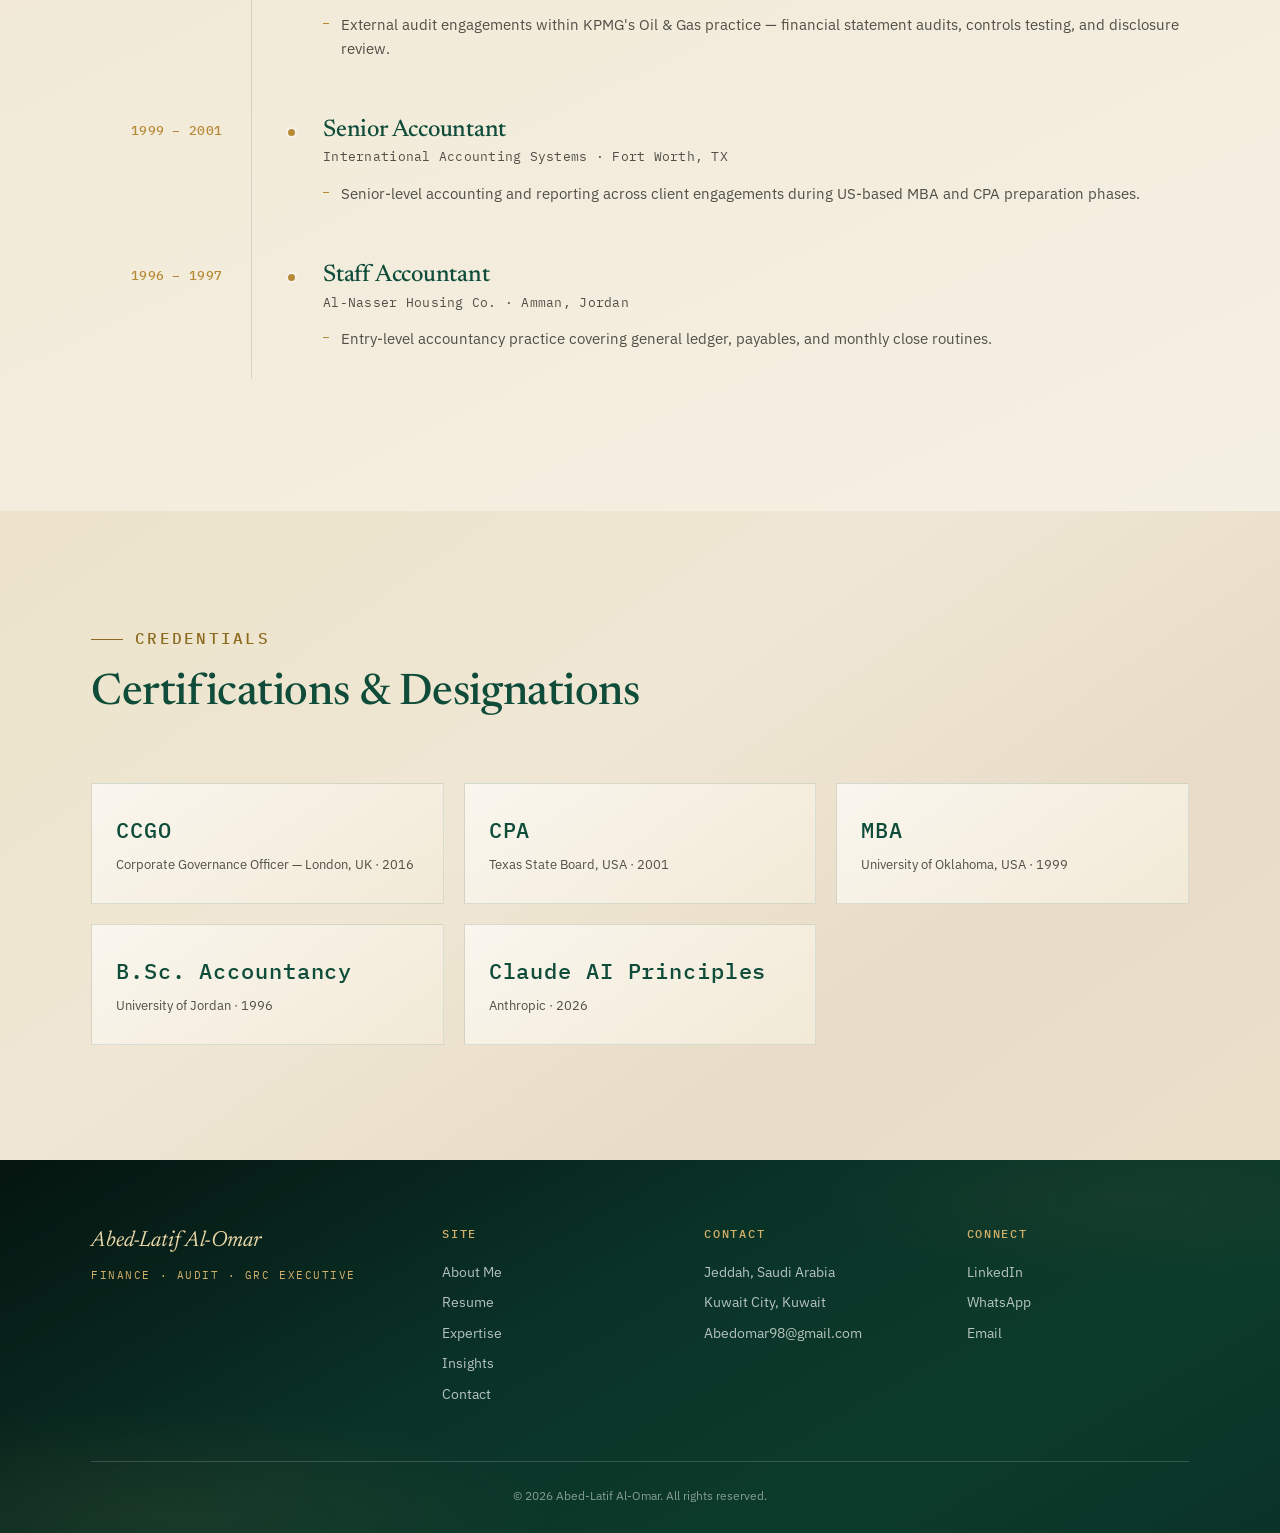
<file: resume.html>
﻿<!DOCTYPE html>
<html lang="en" dir="ltr">
<head>
  <meta charset="UTF-8">
  <meta name="viewport" content="width=device-width, initial-scale=1.0">
  <title>Resume · Abed-Latif Al-Omar — MBA, CPA, CCGO</title>
  <meta name="description" content="25+ years across finance leadership, internal audit, governance, and turnaround work. Resume of Abed-Latif Al-Omar.">

  <link rel="preconnect" href="https://fonts.googleapis.com">
  <link rel="preconnect" href="https://fonts.gstatic.com" crossorigin>
  <link href="https://fonts.googleapis.com/css2?family=Newsreader:ital,opsz,wght@0,6..72,400;0,6..72,500;0,6..72,600;1,6..72,400;1,6..72,500&family=IBM+Plex+Sans:wght@400;500;600;700&family=IBM+Plex+Sans+Arabic:wght@400;500;600;700&family=IBM+Plex+Mono:wght@400;500&display=swap" rel="stylesheet">

  <link rel="stylesheet" href="assets/css/style.css?v=19">
</head>
<body data-title-key="nav.resume">

  <!-- ====== NAV ====== -->
  <nav class="nav" role="navigation" aria-label="Primary">
    <a href="https://www.instagram.com/fainance.lab/" target="_blank" rel="noopener" class="nav-logo-link" aria-label="Fainance Lab on Instagram">
      <img src="assets/img/Fainance%20Logo.jpg" alt="Fainance Lab" class="nav-logo">
    </a>
    <a href="index.html" class="nav-brand" aria-label="Abed-Latif Al-Omar — Home">
      <span data-i18n="home.hero.name">Abed-Latif Al-Omar</span>
      <span class="tag" data-i18n="nav.tagline">MBA · CPA · CCGO</span>
    </a>
    <ul class="nav-links">
      <li><a href="index.html"     data-i18n="nav.about">About Me</a></li>
      <li><a href="resume.html"    data-i18n="nav.resume">Resume</a></li>
      <li><a href="expertise.html" data-i18n="nav.expertise">Expertise</a></li>
      <li><a href="insights.html"  data-i18n="nav.insights">Insights</a></li>
      <li><a href="contact.html"   data-i18n="nav.contact">Contact</a></li>
    </ul>
    <div class="nav-tools">
      <button class="lang-toggle" data-lang-toggle data-i18n="lang.toggle" aria-label="Toggle language">العربية</button>
      <a href="https://www.linkedin.com/in/abed-latif-al-omar-mba-cpa" target="_blank" rel="noopener" class="nav-icon desktop-only" data-i18n-aria="common.linkedin" aria-label="LinkedIn">
        <svg viewBox="0 0 24 24" fill="currentColor" aria-hidden="true"><path d="M19 3a2 2 0 0 1 2 2v14a2 2 0 0 1-2 2H5a2 2 0 0 1-2-2V5a2 2 0 0 1 2-2h14zM8.5 18V10H6v8h2.5zM7.25 8.8a1.45 1.45 0 1 0 0-2.9 1.45 1.45 0 0 0 0 2.9zM18 18v-4.6c0-2.4-1.3-3.5-3-3.5-1.4 0-2 .8-2.4 1.3V10H10v8h2.6v-4.5c0-1.2.2-2.3 1.7-2.3 1.5 0 1.5 1.4 1.5 2.4V18H18z"/></svg>
      </a>
      <a href="https://wa.me/96597737726" target="_blank" rel="noopener" class="nav-icon wa desktop-only" data-i18n-aria="common.whatsapp" aria-label="WhatsApp">
        <svg viewBox="0 0 24 24" fill="currentColor" aria-hidden="true"><path d="M17.5 14.4c-.3-.1-1.8-.9-2-1-.3-.1-.5-.1-.7.1-.2.3-.8 1-1 1.2-.2.2-.4.3-.7.1-.3-.1-1.3-.5-2.4-1.5-.9-.8-1.5-1.8-1.7-2.1-.2-.3 0-.5.1-.6.1-.1.3-.3.4-.5.1-.2.2-.3.3-.5.1-.2 0-.4 0-.5C9.7 9 9.1 7.6 8.9 7c-.2-.5-.4-.5-.6-.5h-.5c-.2 0-.5.1-.7.3C6.8 7.1 6 7.9 6 9.4c0 1.5 1.1 2.9 1.2 3.1.2.2 2.2 3.4 5.3 4.7.7.3 1.3.5 1.8.6.7.2 1.4.2 1.9.1.6-.1 1.8-.7 2-1.4.3-.7.3-1.3.2-1.4-.1-.2-.3-.3-.6-.4zM12 2C6.5 2 2 6.5 2 12c0 1.8.5 3.5 1.3 4.9L2 22l5.3-1.4c1.4.8 3 1.2 4.7 1.2 5.5 0 10-4.5 10-10S17.5 2 12 2z"/></svg>
      </a>
      <button class="nav-burger" aria-label="Open menu" data-i18n-aria="common.menu">
        <span></span><span></span><span></span>
      </button>
    </div>
  </nav>

  <div class="mobile-menu" aria-hidden="true">
    <button class="close-btn nav-icon" aria-label="Close menu" data-i18n-aria="common.close">
      <svg viewBox="0 0 24 24" fill="none" stroke="currentColor" stroke-width="2" aria-hidden="true"><path d="M6 6l12 12M18 6L6 18"/></svg>
    </button>
    <a href="index.html"     data-i18n="nav.about">About Me</a>
    <a href="resume.html"    data-i18n="nav.resume">Resume</a>
    <a href="expertise.html" data-i18n="nav.expertise">Expertise</a>
    <a href="insights.html"  data-i18n="nav.insights">Insights</a>
    <a href="contact.html"   data-i18n="nav.contact">Contact</a>
  </div>

  <!-- ====== PAGE HEAD ====== -->
  <header class="page-head">
    <div class="container reveal">
      <div class="page-head-grid">
        <div class="page-head-text">
          <p class="eyebrow" data-i18n="res.eyebrow">Resume</p>
          <h1 class="display" data-i18n="res.h1">The Professional Trail</h1>
          <p class="lede" data-i18n="res.lede">A quarter-century of finance leadership…</p>
          <div class="page-head-ctas">
            <a class="btn btn-primary" href="files/Abed-Latif-Al-Omar-CV.pdf" download>
              <svg viewBox="0 0 24 24" fill="none" stroke="currentColor" stroke-width="2" aria-hidden="true"><path d="M12 3v12m0 0l-4-4m4 4l4-4M5 21h14"/></svg>
              <span data-i18n="res.download">Download CV</span>
            </a>
          </div>
        </div>
        <div class="page-head-photo">
          <img src="assets/img/Experience%20-%20The%20Professional%20Trail.jpg" alt="Abed-Latif Al-Omar" loading="lazy">
        </div>
      </div>
    </div>
  </header>

  <!-- ====== SNAPSHOT ====== -->
  <section class="section section-alt">
    <div class="container">
      <div class="section-head reveal">
        <p class="eyebrow" data-i18n="res.snap.eyebrow">Personal Snapshot</p>
      </div>
      <div class="snap-grid">
        <div class="snap-cell reveal">
          <div class="snap-label" data-i18n="res.snap.1.label">Experience</div>
          <div class="snap-value" data-i18n="res.snap.1.value">25+ Years</div>
        </div>
        <div class="snap-cell reveal">
          <div class="snap-label" data-i18n="res.snap.2.label">Dual-Based</div>
          <div class="snap-value" data-i18n="res.snap.2.value">KSA + Kuwait</div>
        </div>
        <div class="snap-cell reveal">
          <div class="snap-label" data-i18n="res.snap.3.label">Regional Reach</div>
          <div class="snap-value" data-i18n="res.snap.3.value">8 Countries</div>
        </div>
        <div class="snap-cell reveal">
          <div class="snap-label" data-i18n="res.snap.4.label">Active Since</div>
          <div class="snap-value" data-i18n="res.snap.4.value">1996</div>
        </div>
      </div>
    </div>
  </section>

  <!-- ====== EDUCATION ====== -->
  <section class="section section-sand">
    <div class="container">
      <div class="section-head reveal">
        <p class="eyebrow" data-i18n="res.edu.eyebrow">Education</p>
        <h2 data-i18n="res.edu.h2">Academic &amp; Professional Foundation</h2>
      </div>
      <ul class="edu-list reveal">
        <li class="edu-item">
          <div class="edu-year" data-i18n="res.edu.1.year">1996</div>
          <div>
            <p class="edu-title" data-i18n="res.edu.1.title">B.Sc. Accountancy</p>
            <p class="edu-org" data-i18n="res.edu.1.org">University of Jordan</p>
          </div>
        </li>
        <li class="edu-item">
          <div class="edu-year" data-i18n="res.edu.2.year">1999</div>
          <div>
            <p class="edu-title" data-i18n="res.edu.2.title">Master of Business Administration</p>
            <p class="edu-org" data-i18n="res.edu.2.org">University of Oklahoma, USA</p>
          </div>
        </li>
        <li class="edu-item">
          <div class="edu-year" data-i18n="res.edu.3.year">2001</div>
          <div>
            <p class="edu-title" data-i18n="res.edu.3.title">Certified Public Accountant</p>
            <p class="edu-org" data-i18n="res.edu.3.org">Texas State Board of Public Accountancy</p>
          </div>
        </li>
        <li class="edu-item">
          <div class="edu-year" data-i18n="res.edu.4.year">2016</div>
          <div>
            <p class="edu-title" data-i18n="res.edu.4.title">Certified Corporate Governance Officer</p>
            <p class="edu-org" data-i18n="res.edu.4.org">London Academy for Business &amp; Finance, UK</p>
          </div>
        </li>
      </ul>
    </div>
  </section>

  <!-- ====== CPD ====== -->
  <section class="section section-pale">
    <div class="container">
      <div class="section-head reveal">
        <p class="eyebrow" data-i18n="res.cpd.eyebrow">Continuing Professional Development</p>
        <h2 data-i18n="res.cpd.h2">Domains of Active Practice</h2>
      </div>
      <p class="cpd-cloud reveal" data-i18n="res.cpd.tags">COSO Framework · Risk-Based Auditing · IFRS Standards · US GAAP · SOX Compliance · Corporate Governance · Financial Modeling · KPI Design · Change Management · Strategic Planning · IPO Readiness · Board Advisory · Turnaround Management · Forensic Accounting · Anti-Bribery &amp; Corruption · Enterprise Risk Management</p>
    </div>
  </section>

  <!-- ====== SKILLS ====== -->
  <section class="section section-sand">
    <div class="container">
      <div class="section-head reveal">
        <p class="eyebrow" data-i18n="res.skills.eyebrow">Skill Set</p>
        <h2 data-i18n="res.skills.h2">My Skills</h2>
      </div>
      <div class="skill-list reveal">
        <div class="skill-row">
          <span class="skill-label" data-i18n="res.skill.1">Financial Acumen</span>
          <span class="skill-pct">100%</span>
          <div class="skill-track"><div class="skill-fill" data-pct="100"></div></div>
        </div>
        <div class="skill-row">
          <span class="skill-label" data-i18n="res.skill.2">GRC &amp; Compliance</span>
          <span class="skill-pct">100%</span>
          <div class="skill-track"><div class="skill-fill" data-pct="100"></div></div>
        </div>
        <div class="skill-row">
          <span class="skill-label" data-i18n="res.skill.3">Internal Audit</span>
          <span class="skill-pct">100%</span>
          <div class="skill-track"><div class="skill-fill" data-pct="100"></div></div>
        </div>
        <div class="skill-row">
          <span class="skill-label" data-i18n="res.skill.4">Strategic Planning</span>
          <span class="skill-pct">98%</span>
          <div class="skill-track"><div class="skill-fill" data-pct="98"></div></div>
        </div>
        <div class="skill-row">
          <span class="skill-label" data-i18n="res.skill.5">Financial Turnaround</span>
          <span class="skill-pct">97%</span>
          <div class="skill-track"><div class="skill-fill" data-pct="97"></div></div>
        </div>
        <div class="skill-row">
          <span class="skill-label" data-i18n="res.skill.6">Leadership &amp; Governance</span>
          <span class="skill-pct">99%</span>
          <div class="skill-track"><div class="skill-fill" data-pct="99"></div></div>
        </div>
        <div class="skill-row">
          <span class="skill-label" data-i18n="res.skill.7">IFRS / US GAAP Reporting</span>
          <span class="skill-pct">98%</span>
          <div class="skill-track"><div class="skill-fill" data-pct="98"></div></div>
        </div>
        <div class="skill-row">
          <span class="skill-label" data-i18n="res.skill.8">Training &amp; Instruction</span>
          <span class="skill-pct">100%</span>
          <div class="skill-track"><div class="skill-fill" data-pct="100"></div></div>
        </div>
        <div class="skill-row">
          <span class="skill-label" data-i18n="res.skill.9">AI &amp; Analytics in Finance</span>
          <span class="skill-pct">88%</span>
          <div class="skill-track"><div class="skill-fill" data-pct="88"></div></div>
        </div>
      </div>
    </div>
  </section>

  <!-- ====== LANGUAGES ====== -->
  <section class="section section-alt">
    <div class="container">
      <div class="section-head reveal">
        <p class="eyebrow" data-i18n="res.lang.eyebrow">Languages</p>
        <h2 data-i18n="res.lang.h2">Communication Reach</h2>
      </div>
      <div class="lang-list reveal">
        <div class="skill-row">
          <span class="skill-label" data-i18n="res.lang.1">Arabic</span>
          <span class="skill-pct">100%</span>
          <div class="skill-track"><div class="skill-fill" data-pct="100"></div></div>
        </div>
        <div class="skill-row">
          <span class="skill-label" data-i18n="res.lang.2">English</span>
          <span class="skill-pct">100%</span>
          <div class="skill-track"><div class="skill-fill" data-pct="100"></div></div>
        </div>
        <div class="skill-row">
          <span class="skill-label" data-i18n="res.lang.3">French</span>
          <span class="skill-pct">20%</span>
          <div class="skill-track"><div class="skill-fill" data-pct="20"></div></div>
        </div>
      </div>
    </div>
  </section>

  <!-- ====== CAREER TIMELINE ====== -->
  <section class="section section-sand">
    <div class="container">
      <div class="section-head reveal">
        <p class="eyebrow" data-i18n="res.career.eyebrow">Career Journey</p>
        <h2 data-i18n="res.career.h2">Career Journey Map</h2>
      </div>
      <ol class="career-list">

        <li class="career-item reveal">
          <div class="career-years" data-i18n="res.job.1.years">2025 – Present</div>
          <div>
            <h3 class="career-role" data-i18n="res.job.1.title">GRC Subject-Matter Expert</h3>
            <p class="career-org" data-i18n="res.job.1.org">Deloitte (Big 4) — RCMC Project · Jeddah, KSA</p>
            <ul class="career-bullets">
              <li data-i18n="res.job.1.b1">Led a comprehensive revamp…</li>
              <li data-i18n="res.job.1.b2">Established a scalable Compliance Operating Model…</li>
              <li data-i18n="res.job.1.b3">Designed advanced compliance assessment models…</li>
              <li data-i18n="res.job.1.b4">Provided ongoing strategic and operational advisory…</li>
            </ul>
          </div>
        </li>

        <li class="career-item reveal">
          <div class="career-years" data-i18n="res.job.2.years">2023 – 2025</div>
          <div>
            <h3 class="career-role" data-i18n="res.job.2.title">Chief Audit Executive</h3>
            <p class="career-org" data-i18n="res.job.2.org">EDSCO (East Delta Saudi Co.) · Jeddah, KSA</p>
            <ul class="career-bullets">
              <li data-i18n="res.job.2.b1">Developed and executed financial, audit, and risk governance plans…</li>
              <li data-i18n="res.job.2.b2">Provided end-to-end financial oversight and audit assurance…</li>
              <li data-i18n="res.job.2.b3">Led a 360° transformation of the Finance Department…</li>
              <li data-i18n="res.job.2.b4">Co-created the first integrated financial and operational performance dashboard…</li>
            </ul>
          </div>
        </li>

        <li class="career-item reveal">
          <div class="career-years" data-i18n="res.job.3.years">2021 – 2023</div>
          <div>
            <h3 class="career-role" data-i18n="res.job.3.title">General Manager — Finance Turnaround Specialist</h3>
            <p class="career-org" data-i18n="res.job.3.org">Mohammad N. Al-Hajery Group (MNH) · Kuwait City</p>
            <ul class="career-bullets">
              <li data-i18n="res.job.3.b1">Led financial restructuring of Danish Bakery and Damlooj…</li>
              <li data-i18n="res.job.3.b2">Turned negative EBITDA to breakeven within 4 months…</li>
              <li data-i18n="res.job.3.b3">Oversaw the financial dimension of organizational restructuring…</li>
            </ul>
          </div>
        </li>

        <li class="career-item reveal">
          <div class="career-years" data-i18n="res.job.4.years">2018 – 2020</div>
          <div>
            <h3 class="career-role" data-i18n="res.job.4.title">General Manager</h3>
            <p class="career-org" data-i18n="res.job.4.org">MMC Catering Co. · Kuwait City</p>
            <ul class="career-bullets">
              <li data-i18n="res.job.4.b1">Led financial transformation and valuation-driven restructuring…</li>
              <li data-i18n="res.job.4.b2">Built a 3-year strategic and financial plan…</li>
              <li data-i18n="res.job.4.b3">Delivered a 550% bottom-line increase, 120% valuation uplift…</li>
              <li data-i18n="res.job.4.b4">Turned a 4,000 sqm Central Kitchen from loss to profit within 12 months…</li>
            </ul>
          </div>
        </li>

        <li class="career-item reveal">
          <div class="career-years" data-i18n="res.job.5.years">2017 – 2018</div>
          <div>
            <h3 class="career-role" data-i18n="res.job.5.title">Financial Consultant</h3>
            <p class="career-org" data-i18n="res.job.5.org">Abu Tawileh Group · Amman, Jordan</p>
            <ul class="career-bullets">
              <li data-i18n="res.job.5.b1">Advisory engagement covering financial diagnostics…</li>
            </ul>
          </div>
        </li>

        <li class="career-item reveal">
          <div class="career-years" data-i18n="res.job.6.years">2010 – 2017</div>
          <div>
            <h3 class="career-role" data-i18n="res.job.6.title">Group Internal Audit Director</h3>
            <p class="career-org" data-i18n="res.job.6.org">The Sultan Center (TSC) · Kuwait City</p>
            <ul class="career-bullets">
              <li data-i18n="res.job.6.b1">Restructured and led the Internal Audit Department on a proactive risk-based methodology…</li>
              <li data-i18n="res.job.6.b2">Built the Group's COSO-aligned Audit Risk Assessment Model…</li>
              <li data-i18n="res.job.6.b3">Increased audit productivity by 84% in two years…</li>
              <li data-i18n="res.job.6.b4">Served as Board-appointed turnaround advisor to the CEO…</li>
            </ul>
          </div>
        </li>

        <li class="career-item reveal">
          <div class="career-years" data-i18n="res.job.7.years">2007 – 2010</div>
          <div>
            <h3 class="career-role" data-i18n="res.job.7.title">Financial &amp; Operational Director, Partner</h3>
            <p class="career-org" data-i18n="res.job.7.org">TALEEM IT Company · Amman, Jordan</p>
            <ul class="career-bullets">
              <li data-i18n="res.job.7.b1">Co-owned and directed the finance and operations function…</li>
            </ul>
          </div>
        </li>

        <li class="career-item reveal">
          <div class="career-years" data-i18n="res.job.8.years">2005 – 2007</div>
          <div>
            <h3 class="career-role" data-i18n="res.job.8.title">Finance Director</h3>
            <p class="career-org" data-i18n="res.job.8.org">Dar Alhai General Trading &amp; Investment Co. · Amman</p>
            <ul class="career-bullets">
              <li data-i18n="res.job.8.b1">Owned finance leadership, reporting, and treasury management…</li>
            </ul>
          </div>
        </li>

        <li class="career-item reveal">
          <div class="career-years" data-i18n="res.job.9.years">2002 – 2005</div>
          <div>
            <h3 class="career-role" data-i18n="res.job.9.title">Internal Audit Manager</h3>
            <p class="career-org" data-i18n="res.job.9.org">Arab Mining Company · Amman, Jordan</p>
            <ul class="career-bullets">
              <li data-i18n="res.job.9.b1">Led internal audit engagements across the mining and resources portfolio…</li>
            </ul>
          </div>
        </li>

        <li class="career-item reveal">
          <div class="career-years" data-i18n="res.job.10.years">2001 – 2002</div>
          <div>
            <h3 class="career-role" data-i18n="res.job.10.title">Associate Auditor — Oil &amp; Gas Group</h3>
            <p class="career-org" data-i18n="res.job.10.org">KPMG, LLP (Big 4) · Houston, TX, USA</p>
            <ul class="career-bullets">
              <li data-i18n="res.job.10.b1">External audit engagements within KPMG's Oil &amp; Gas practice…</li>
            </ul>
          </div>
        </li>

        <li class="career-item reveal">
          <div class="career-years" data-i18n="res.job.11.years">1999 – 2001</div>
          <div>
            <h3 class="career-role" data-i18n="res.job.11.title">Senior Accountant</h3>
            <p class="career-org" data-i18n="res.job.11.org">International Accounting Systems · Fort Worth, TX</p>
            <ul class="career-bullets">
              <li data-i18n="res.job.11.b1">Senior-level accounting and reporting across client engagements…</li>
            </ul>
          </div>
        </li>

        <li class="career-item reveal">
          <div class="career-years" data-i18n="res.job.12.years">1996 – 1997</div>
          <div>
            <h3 class="career-role" data-i18n="res.job.12.title">Staff Accountant</h3>
            <p class="career-org" data-i18n="res.job.12.org">Al-Nasser Housing Co. · Amman, Jordan</p>
            <ul class="career-bullets">
              <li data-i18n="res.job.12.b1">Entry-level accountancy practice covering general ledger…</li>
            </ul>
          </div>
        </li>

      </ol>
    </div>
  </section>

  <!-- ====== CREDENTIALS GRID ====== -->
  <section class="section section-alt">
    <div class="container">
      <div class="section-head reveal">
        <p class="eyebrow" data-i18n="res.creds.eyebrow">Credentials</p>
        <h2 data-i18n="res.creds.h2">Certifications &amp; Designations</h2>
      </div>
      <div class="creds-grid">
        <div class="cred-tile reveal">
          <div class="cred-tile-title" data-i18n="res.creds.1.title">CCGO</div>
          <div class="cred-tile-sub" data-i18n="res.creds.1.sub">Corporate Governance Officer — London, UK · 2016</div>
        </div>
        <div class="cred-tile reveal">
          <div class="cred-tile-title" data-i18n="res.creds.2.title">CPA</div>
          <div class="cred-tile-sub" data-i18n="res.creds.2.sub">Texas State Board, USA · 2001</div>
        </div>
        <div class="cred-tile reveal">
          <div class="cred-tile-title" data-i18n="res.creds.3.title">MBA</div>
          <div class="cred-tile-sub" data-i18n="res.creds.3.sub">University of Oklahoma, USA · 1999</div>
        </div>
        <div class="cred-tile reveal">
          <div class="cred-tile-title" data-i18n="res.creds.4.title">B.Sc. Accountancy</div>
          <div class="cred-tile-sub" data-i18n="res.creds.4.sub">University of Jordan · 1996</div>
        </div>
        <div class="cred-tile reveal">
          <div class="cred-tile-title" data-i18n="res.creds.5.title">Claude AI Principles</div>
          <div class="cred-tile-sub" data-i18n="res.creds.5.sub">Anthropic · 2026</div>
        </div>
      </div>
    </div>
  </section>

  <!-- ====== FOOTER ====== -->
  <footer class="footer">
    <div class="container">
      <div class="footer-grid">
        <div>
          <p class="footer-brand-name" data-i18n="footer.brand">Abed-Latif Al-Omar</p>
          <p class="footer-brand-tag" data-i18n="footer.brand.tag">GRC · Audit · Finance Executive</p>
        </div>
        <div>
          <h5 data-i18n="footer.col.site">Site</h5>
          <ul>
            <li><a href="index.html"     data-i18n="nav.about">About Me</a></li>
            <li><a href="resume.html"    data-i18n="nav.resume">Resume</a></li>
            <li><a href="expertise.html" data-i18n="nav.expertise">Expertise</a></li>
            <li><a href="insights.html"  data-i18n="nav.insights">Insights</a></li>
            <li><a href="contact.html"   data-i18n="nav.contact">Contact</a></li>
          </ul>
        </div>
        <div>
          <h5 data-i18n="footer.col.contact">Contact</h5>
          <ul>
            <li><span data-i18n="footer.loc1">Jeddah, Saudi Arabia</span></li>
            <li><span data-i18n="footer.loc2">Kuwait City, Kuwait</span></li>
            <li><a href="mailto:Abedomar98@gmail.com">Abedomar98@gmail.com</a></li>
          </ul>
        </div>
        <div>
          <h5 data-i18n="footer.col.connect">Connect</h5>
          <ul>
            <li><a href="https://www.linkedin.com/in/abed-latif-al-omar-mba-cpa" target="_blank" rel="noopener" data-i18n="common.linkedin">LinkedIn</a></li>
            <li><a href="https://wa.me/96597737726" target="_blank" rel="noopener" data-i18n="common.whatsapp">WhatsApp</a></li>
            <li><a href="mailto:Abedomar98@gmail.com" data-i18n="common.email">Email</a></li>
          </ul>
        </div>
      </div>
      <div class="footer-bottom">
        <span data-i18n="footer.copyright">© 2026 Abed-Latif Al-Omar. All rights reserved.</span>
      </div>
    </div>
  </footer>

  <script src="assets/js/i18n.js?v=17"></script>
  <script src="assets/js/main.js?v=5"></script>
</body>
</html>
</file>
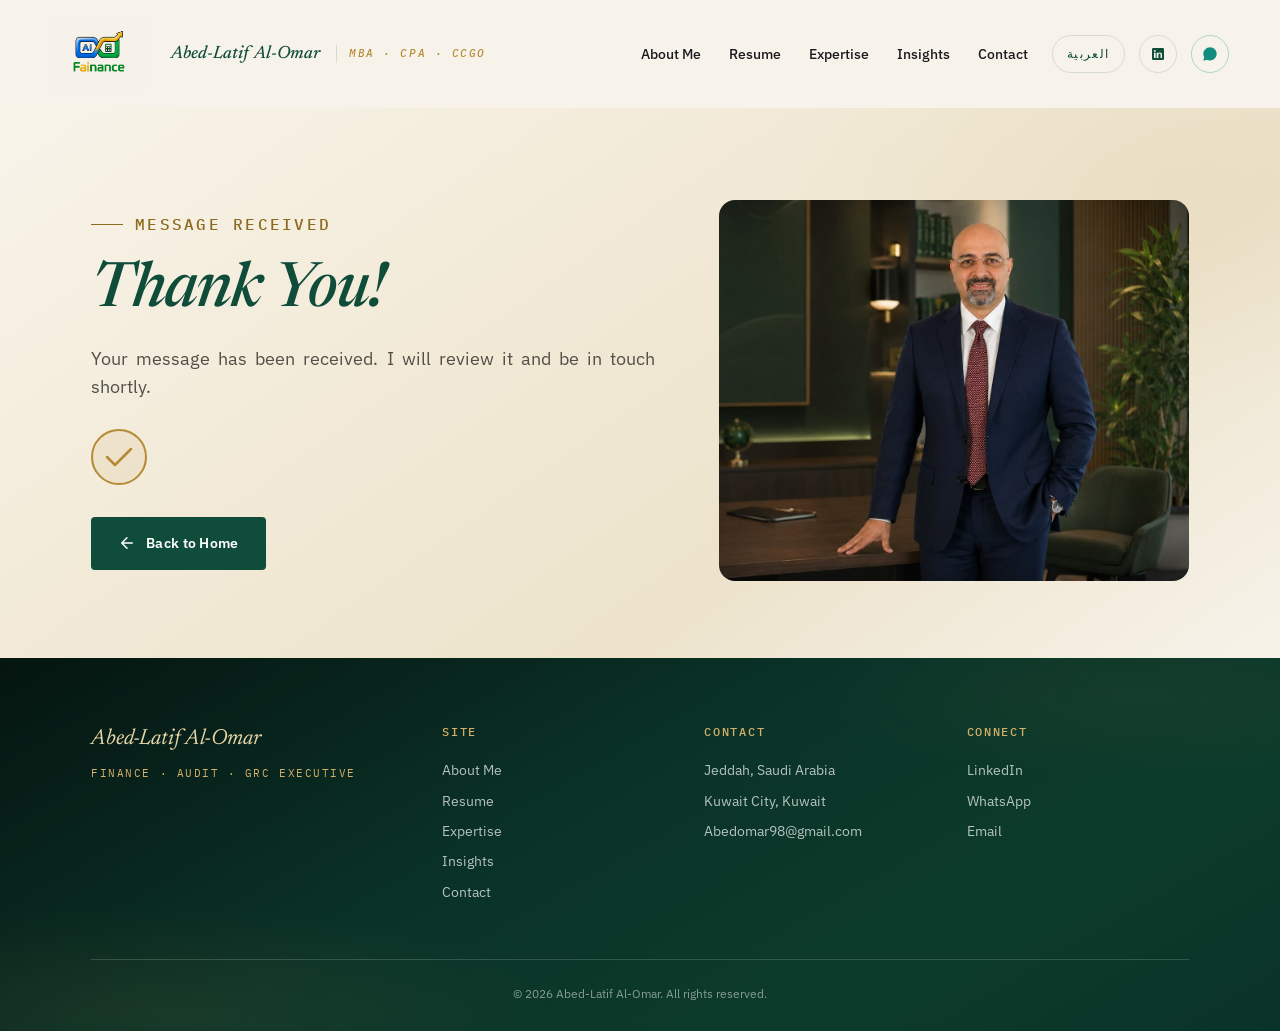
<file: thankyou.html>
<!DOCTYPE html>
<html lang="en" dir="ltr">
<head>
  <meta charset="UTF-8">
  <meta name="viewport" content="width=device-width, initial-scale=1.0">
  <title>Thank You · Abed-Latif Al-Omar — MBA, CPA, CCGO</title>
  <meta name="description" content="Your message has been received. Abed-Latif Al-Omar will be in touch shortly.">

  <link rel="preconnect" href="https://fonts.googleapis.com">
  <link rel="preconnect" href="https://fonts.gstatic.com" crossorigin>
  <link href="https://fonts.googleapis.com/css2?family=Newsreader:ital,opsz,wght@0,6..72,400;0,6..72,500;0,6..72,600;1,6..72,400;1,6..72,500&family=IBM+Plex+Sans:wght@400;500;600;700&family=IBM+Plex+Sans+Arabic:wght@400;500;600;700&family=IBM+Plex+Mono:wght@400;500&display=swap" rel="stylesheet">

  <link rel="stylesheet" href="assets/css/style.css?v=19">
</head>
<body data-title-key="thankyou.h1">

  <!-- ====== NAV ====== -->
  <nav class="nav" role="navigation" aria-label="Primary">
    <a href="https://www.instagram.com/fainance.lab/" target="_blank" rel="noopener" class="nav-logo-link" aria-label="Fainance Lab on Instagram">
      <img src="assets/img/Fainance%20Logo.jpg" alt="Fainance Lab" class="nav-logo">
    </a>
    <a href="index.html" class="nav-brand" aria-label="Abed-Latif Al-Omar — Home">
      <span data-i18n="home.hero.name">Abed-Latif Al-Omar</span>
      <span class="tag" data-i18n="nav.tagline">MBA · CPA · CCGO</span>
    </a>
    <ul class="nav-links">
      <li><a href="index.html"     data-i18n="nav.about">About Me</a></li>
      <li><a href="resume.html"    data-i18n="nav.resume">Resume</a></li>
      <li><a href="expertise.html" data-i18n="nav.expertise">Expertise</a></li>
      <li><a href="insights.html"  data-i18n="nav.insights">Insights</a></li>
      <li><a href="contact.html"   data-i18n="nav.contact">Contact</a></li>
    </ul>
    <div class="nav-tools">
      <button class="lang-toggle" data-lang-toggle data-i18n="lang.toggle" aria-label="Toggle language">العربية</button>
      <a href="https://www.linkedin.com/in/abed-latif-al-omar-mba-cpa" target="_blank" rel="noopener" class="nav-icon desktop-only" data-i18n-aria="common.linkedin" aria-label="LinkedIn">
        <svg viewBox="0 0 24 24" fill="currentColor" aria-hidden="true"><path d="M19 3a2 2 0 0 1 2 2v14a2 2 0 0 1-2 2H5a2 2 0 0 1-2-2V5a2 2 0 0 1 2-2h14zM8.5 18V10H6v8h2.5zM7.25 8.8a1.45 1.45 0 1 0 0-2.9 1.45 1.45 0 0 0 0 2.9zM18 18v-4.6c0-2.4-1.3-3.5-3-3.5-1.4 0-2 .8-2.4 1.3V10H10v8h2.6v-4.5c0-1.2.2-2.3 1.7-2.3 1.5 0 1.5 1.4 1.5 2.4V18H18z"/></svg>
      </a>
      <a href="https://wa.me/96597737726" target="_blank" rel="noopener" class="nav-icon wa desktop-only" data-i18n-aria="common.whatsapp" aria-label="WhatsApp">
        <svg viewBox="0 0 24 24" fill="currentColor" aria-hidden="true"><path d="M17.5 14.4c-.3-.1-1.8-.9-2-1-.3-.1-.5-.1-.7.1-.2.3-.8 1-1 1.2-.2.2-.4.3-.7.1-.3-.1-1.3-.5-2.4-1.5-.9-.8-1.5-1.8-1.7-2.1-.2-.3 0-.5.1-.6.1-.1.3-.3.4-.5.1-.2.2-.3.3-.5.1-.2 0-.4 0-.5C9.7 9 9.1 7.6 8.9 7c-.2-.5-.4-.5-.6-.5h-.5c-.2 0-.5.1-.7.3C6.8 7.1 6 7.9 6 9.4c0 1.5 1.1 2.9 1.2 3.1.2.2 2.2 3.4 5.3 4.7.7.3 1.3.5 1.8.6.7.2 1.4.2 1.9.1.6-.1 1.8-.7 2-1.4.3-.7.3-1.3.2-1.4-.1-.2-.3-.3-.6-.4zM12 2C6.5 2 2 6.5 2 12c0 1.8.5 3.5 1.3 4.9L2 22l5.3-1.4c1.4.8 3 1.2 4.7 1.2 5.5 0 10-4.5 10-10S17.5 2 12 2z"/></svg>
      </a>
      <button class="nav-burger" aria-label="Open menu" data-i18n-aria="common.menu">
        <span></span><span></span><span></span>
      </button>
    </div>
  </nav>

  <div class="mobile-menu" aria-hidden="true">
    <button class="close-btn nav-icon" aria-label="Close menu" data-i18n-aria="common.close">
      <svg viewBox="0 0 24 24" fill="none" stroke="currentColor" stroke-width="2" aria-hidden="true"><path d="M6 6l12 12M18 6L6 18"/></svg>
    </button>
    <a href="index.html"     data-i18n="nav.about">About Me</a>
    <a href="resume.html"    data-i18n="nav.resume">Resume</a>
    <a href="expertise.html" data-i18n="nav.expertise">Expertise</a>
    <a href="insights.html"  data-i18n="nav.insights">Insights</a>
    <a href="contact.html"   data-i18n="nav.contact">Contact</a>
  </div>

  <!-- ====== THANK YOU ====== -->
  <header class="page-head">
    <div class="container reveal">
      <div class="page-head-grid">

        <div class="page-head-text">
          <p class="eyebrow" data-i18n="thankyou.eyebrow">Message Received</p>
          <h1 class="display" data-i18n="thankyou.h1">Thank You!</h1>
          <p class="lede" data-i18n="thankyou.sub">Your message has been received. I will review it and be in touch shortly.</p>
          <div style="margin: 28px 0 32px;">
            <svg width="56" height="56" viewBox="0 0 56 56" fill="none" aria-hidden="true">
              <circle cx="28" cy="28" r="27" stroke="#B68A35" stroke-width="2" fill="rgba(182,138,53,.10)"/>
              <path d="M16 28l8 8 16-16" stroke="#B68A35" stroke-width="2.5" stroke-linecap="round" stroke-linejoin="round"/>
            </svg>
          </div>
          <a href="index.html" class="btn btn-primary">
            <svg viewBox="0 0 24 24" fill="none" stroke="currentColor" stroke-width="2" aria-hidden="true"><path d="M19 12H5M12 5l-7 7 7 7" stroke-linecap="round" stroke-linejoin="round"/></svg>
            <span data-i18n="thankyou.btn">Back to Home</span>
          </a>
        </div>

        <img src="assets/img/Standing.jpg" alt="Abed-Latif Al-Omar" style="width:100%; height:auto; border-radius:16px; display:block;">

      </div>
    </div>
  </header>

  <!-- ====== FOOTER ====== -->
  <footer class="footer">
    <div class="container">
      <div class="footer-grid">
        <div>
          <p class="footer-brand-name" data-i18n="footer.brand">Abed-Latif Al-Omar</p>
          <p class="footer-brand-tag" data-i18n="footer.brand.tag">GRC · Audit · Finance Executive</p>
        </div>
        <div>
          <h5 data-i18n="footer.col.site">Site</h5>
          <ul>
            <li><a href="index.html"     data-i18n="nav.about">About Me</a></li>
            <li><a href="resume.html"    data-i18n="nav.resume">Resume</a></li>
            <li><a href="expertise.html" data-i18n="nav.expertise">Expertise</a></li>
            <li><a href="insights.html"  data-i18n="nav.insights">Insights</a></li>
            <li><a href="contact.html"   data-i18n="nav.contact">Contact</a></li>
          </ul>
        </div>
        <div>
          <h5 data-i18n="footer.col.contact">Contact</h5>
          <ul>
            <li><span data-i18n="footer.loc1">Jeddah, Saudi Arabia</span></li>
            <li><span data-i18n="footer.loc2">Kuwait City, Kuwait</span></li>
            <li><a href="mailto:Abedomar98@gmail.com">Abedomar98@gmail.com</a></li>
          </ul>
        </div>
        <div>
          <h5 data-i18n="footer.col.connect">Connect</h5>
          <ul>
            <li><a href="https://www.linkedin.com/in/abed-latif-al-omar-mba-cpa" target="_blank" rel="noopener" data-i18n="common.linkedin">LinkedIn</a></li>
            <li><a href="https://wa.me/96597737726" target="_blank" rel="noopener" data-i18n="common.whatsapp">WhatsApp</a></li>
            <li><a href="mailto:Abedomar98@gmail.com" data-i18n="common.email">Email</a></li>
          </ul>
        </div>
      </div>
      <div class="footer-bottom">
        <span data-i18n="footer.copyright">© 2026 Abed-Latif Al-Omar. All rights reserved.</span>
      </div>
    </div>
  </footer>

  <script src="assets/js/i18n.js?v=17"></script>
  <script src="assets/js/main.js?v=5"></script>
</body>
</html>
</file>
<file: assets/css/style.css>
﻿/* =====================================================================
   style.css — Abed-Latif Al-Omar consulting site
   Najd Emerald palette · Newsreader + IBM Plex · bilingual EN/AR + RTL
   ===================================================================== */

/* ---------- 1. Design Tokens ---------- */
:root {
  --bg:           #F7F3EA;
  --bg-alt:       #EFE7D4;
  --emerald:      #0F4C3A;
  --emerald-deep: #0A3328;
  --emerald-pale: #E3ECE6;
  --brass:        #B68A35;
  --brass-dark:   #8C6A1E;
  --brass-light:  #D4AF6A;
  --brass-pale:   #E8D6A8;
  --ink:          #1B1B1E;
  --ink-soft:     #514F47;
  --ink-mute:     #807A6C;
  --white:        #FFFFFF;
  --line:         rgba(15,76,58,.14);
  --line-light:   rgba(255,255,255,.16);

  --maxw:         1200px;
  --gutter:       clamp(20px, 4vw, 64px);
  --section-y:    clamp(72px, 9vw, 128px);

  --font-display: 'Newsreader', Georgia, serif;
  --font-body:    'IBM Plex Sans', system-ui, -apple-system, sans-serif;
  --font-arabic:  'IBM Plex Sans Arabic', system-ui, sans-serif;
  --font-mono:    'IBM Plex Mono', ui-monospace, monospace;

  --radius:       4px;
  --radius-pill:  999px;

  --t-fast:       .18s ease;
  --t:            .3s ease;
  --t-slow:       .6s cubic-bezier(.2,.7,.2,1);
}

/* Arabic uses IBM Plex Sans Arabic everywhere */
html[lang="ar"] body,
html[lang="ar"] h1,
html[lang="ar"] h2,
html[lang="ar"] h3,
html[lang="ar"] h4,
html[lang="ar"] h5,
html[lang="ar"] h6,
html[lang="ar"] button,
html[lang="ar"] input,
html[lang="ar"] textarea {
  font-family: var(--font-arabic) !important;
}
html[lang="ar"] .display,
html[lang="ar"] h1.display {
  font-style: normal;
}

/* ---------- 2. Reset & Base ---------- */
*, *::before, *::after { box-sizing: border-box; }
html { scroll-behavior: smooth; -webkit-text-size-adjust: 100%; }
body {
  margin: 0;
  font-family: var(--font-body);
  font-size: 16px;
  line-height: 1.6;
  color: var(--ink);
  background: var(--bg);
  -webkit-font-smoothing: antialiased;
  text-rendering: optimizeLegibility;
  overflow-x: hidden;
}
img, svg { display: block; max-width: 100%; }
a { color: inherit; text-decoration: none; transition: color var(--t-fast); }
a:hover { color: var(--brass); }
button { font: inherit; cursor: pointer; border: none; background: none; color: inherit; }

/* ---------- 3. Typography ---------- */
.eyebrow {
  font-family: var(--font-mono);
  font-size: 16px;
  font-weight: 500;
  letter-spacing: .14em;
  text-transform: uppercase;
  color: var(--brass-dark);
  margin: 0 0 1.25rem;
  position: relative;
  padding-inline-start: 44px;
}
.eyebrow::before {
  content: "";
  position: absolute;
  inset-inline-start: 0;
  top: 50%;
  width: 32px;
  height: 1px;
  background: var(--brass-dark);
}
html[lang="ar"] .eyebrow { letter-spacing: 0; }

h1, h2, h3, h4 {
  font-family: var(--font-display);
  font-weight: 500;
  color: var(--emerald);
  line-height: 1.1;
  margin: 0 0 1rem;
  letter-spacing: -.01em;
}
h1.display {
  font-size: clamp(42px, 5.5vw, 72px);
  font-style: italic;
  font-weight: 500;
  letter-spacing: -.02em;
}
h2 { font-size: clamp(28px, 3.4vw, 44px); }
h3 { font-size: clamp(19px, 1.9vw, 24px); font-weight: 500; }
h4 { font-size: 18px; font-family: var(--font-body); font-weight: 600; color: var(--ink); }
p  { margin: 0 0 1rem; text-align: justify; hyphens: none; }
.lede { font-size: clamp(18px, 1.4vw, 21px); line-height: 1.55; color: var(--ink-soft); max-width: 62ch; }

/* Sections on dark backgrounds */
.section-dark h1,
.section-dark h2,
.section-dark h3 { color: var(--brass-pale); }
.section-dark p { color: rgba(255,255,255,.78); }
.section-dark .eyebrow { color: var(--brass-light); }
.section-dark .eyebrow::before { background: var(--brass-light); }

/* ---------- 4. Layout primitives ---------- */
.container {
  max-width: var(--maxw);
  margin: 0 auto;
  padding-inline: var(--gutter);
}
.section {
  padding-block: var(--section-y);
}
.section-sand {
  background: linear-gradient(155deg, #F9F5ED 0%, #F7F3EA 30%, #F1E9D5 65%, #F5F0E4 100%);
}
.section-alt {
  background: linear-gradient(145deg, #EDE3CB 0%, #EFE7D4 42%, #E8DCC8 72%, #EBE0CA 100%);
}
.section-pale {
  background: linear-gradient(135deg, #D6E5DB 0%, #E3ECE6 42%, #D9E6DF 72%, #E8EEED 100%);
}
.section-emerald {
  background: linear-gradient(145deg, #0C3F30 0%, #0F4C3A 42%, #0D4435 72%, #0B3C2D 100%);
  color: var(--white);
}
.section-deep {
  background:
    radial-gradient(ellipse 80% 55% at 92% 4%, rgba(182,138,53,.13) 0%, transparent 52%),
    linear-gradient(145deg, #051510 0%, #0A3328 36%, #0F4C3A 66%, #062018 100%);
  color: var(--white);
}

.section-head { text-align: start; margin-bottom: clamp(40px, 5vw, 72px); }

/* ---------- 5. Buttons ---------- */
.btn {
  display: inline-flex;
  align-items: center;
  gap: 10px;
  padding: 14px 26px;
  font-family: var(--font-body);
  font-size: 14px;
  font-weight: 600;
  letter-spacing: .02em;
  border-radius: var(--radius);
  transition: transform var(--t-fast), background var(--t), color var(--t), box-shadow var(--t);
  white-space: nowrap;
  border: 1px solid transparent;
}
.btn svg { width: 18px; height: 18px; }
.btn-primary {
  background: var(--emerald);
  color: var(--white);
}
.btn-primary:hover {
  background: var(--emerald-deep);
  color: var(--white);
  transform: translateY(-1px);
}
.btn-brass {
  background: var(--brass);
  color: var(--white);
}
.btn-brass:hover {
  background: #9c7528;
  color: var(--white);
  transform: translateY(-1px);
}
.btn-ghost {
  background: transparent;
  color: var(--brass-pale);
  border-color: var(--brass-light);
}
.btn-ghost:hover {
  background: var(--brass-light);
  color: var(--emerald-deep);
}
.btn-outline {
  background: transparent;
  color: var(--emerald);
  border-color: var(--emerald);
}
.btn-outline:hover {
  background: var(--emerald);
  color: var(--white);
}

/* ---------- 6. NAV ---------- */
.nav {
  position: fixed;
  inset: 0 0 auto 0;
  z-index: 50;
  padding: 18px var(--gutter);
  display: flex;
  align-items: center;
  gap: 24px;
  background: var(--bg);
  transition: background var(--t), box-shadow var(--t), padding var(--t);
}
.nav.scrolled {
  background: linear-gradient(90deg, rgba(250,246,238,.96) 0%, rgba(247,243,234,.95) 55%, rgba(244,240,230,.96) 100%);
  backdrop-filter: blur(10px);
  -webkit-backdrop-filter: blur(10px);
  box-shadow: 0 1px 0 rgba(15,76,58,.08);
  padding-block: 12px;
}
.nav-brand {
  display: flex;
  align-items: center;
  gap: 12px;
  font-family: var(--font-display);
  font-size: 18px;
  font-weight: 500;
  font-style: italic;
  color: var(--emerald);
  margin-inline-end: auto;
}
html[lang="ar"] .nav-brand > span:first-of-type {
  font-family: var(--font-arabic) !important;
  font-style: normal;
}
.nav-logo-link { display: flex; align-items: center; flex-shrink: 0; }
.nav-logo { height: 72px; width: auto; display: block; mix-blend-mode: multiply; }
.nav-brand .tag {
  font-family: var(--font-mono);
  font-size: 11px;
  font-weight: 500;
  letter-spacing: .14em;
  color: var(--brass);
  text-transform: uppercase;
  margin-inline-start: 4px;
  padding-inline-start: 12px;
  border-inline-start: 1px solid var(--line);
}
html[lang="ar"] .nav-brand .tag { letter-spacing: 0; }
.nav-links {
  display: flex;
  align-items: center;
  gap: 28px;
  list-style: none;
  padding: 0;
  margin: 0;
}
.nav-links a {
  font-size: 14px;
  font-weight: 500;
  color: var(--ink);
  position: relative;
  padding-block: 4px;
}
.nav-links a::after {
  content: "";
  position: absolute;
  inset-inline-start: 0;
  bottom: -2px;
  width: 0;
  height: 1px;
  background: var(--brass);
  transition: width var(--t);
}
.nav-links a:hover::after,
.nav-links a.active::after { width: 100%; }
.nav-tools {
  display: flex;
  align-items: center;
  gap: 14px;
}
.nav-icon {
  width: 38px;
  height: 38px;
  display: inline-flex;
  align-items: center;
  justify-content: center;
  border-radius: 50%;
  border: 1px solid var(--line);
  color: var(--emerald);
  transition: all var(--t-fast);
}
.nav-icon svg { width: 16px; height: 16px; }
.nav-icon:hover { background: var(--emerald); color: var(--white); border-color: var(--emerald); }
.nav-icon.wa { color: #128C7E; border-color: rgba(18,140,126,.3); }
.nav-icon.wa:hover { background: #128C7E; color: var(--white); border-color: #128C7E; }
.lang-toggle {
  font-family: var(--font-mono);
  font-size: 12px;
  font-weight: 500;
  letter-spacing: .12em;
  padding: 8px 14px;
  border: 1px solid var(--line);
  border-radius: var(--radius-pill);
  color: var(--emerald);
  transition: all var(--t-fast);
}
.lang-toggle:hover { background: var(--emerald); color: var(--white); border-color: var(--emerald); }

.nav-burger {
  display: none;
  width: 38px;
  height: 38px;
  flex-direction: column;
  justify-content: center;
  align-items: center;
  gap: 5px;
  border: 1px solid var(--line);
  border-radius: 50%;
}
.nav-burger span {
  width: 16px; height: 1.5px; background: var(--emerald);
  transition: transform var(--t), opacity var(--t);
}

.mobile-menu {
  position: fixed;
  inset: 0;
  background: linear-gradient(160deg, #FAF6EE 0%, #F4EBD7 58%, #F7F3EA 100%);
  z-index: 60;
  padding: 80px var(--gutter) 40px;
  display: none;
  flex-direction: column;
  gap: 24px;
}
.mobile-menu.open { display: flex; }
.mobile-menu a {
  font-family: var(--font-display);
  font-size: 28px;
  color: var(--emerald);
  padding-block: 12px;
  border-bottom: 1px solid var(--line);
}
.mobile-menu .close-btn {
  position: absolute;
  inset-block-start: 24px;
  inset-inline-end: 24px;
}

@media (max-width: 980px) {
  .nav-links, .nav-tools .desktop-only { display: none; }
  .nav-burger { display: inline-flex; }
  .nav-brand .tag { display: none; }
}

/* ---------- 7. HERO ---------- */
.hero {
  position: relative;
  padding: clamp(140px, 16vw, 220px) 0 var(--section-y);
  overflow: hidden;
  background:
    radial-gradient(ellipse 65% 55% at 82% 18%, rgba(182,138,53,.08) 0%, transparent 58%),
    radial-gradient(ellipse 50% 40% at 10% 85%, rgba(15,76,58,.05) 0%, transparent 55%),
    linear-gradient(135deg, #FAF6EE 0%, #F5EEE0 28%, #EEE4CC 58%, #F4EFE1 100%);
}
.hero-grid {
  max-width: var(--maxw);
  margin: 0 auto;
  padding-inline-start: var(--gutter);
  display: grid;
  grid-template-columns: minmax(0, 1.2fr) minmax(0, 1fr);
  gap: clamp(32px, 5vw, 80px);
  align-items: center;
}
.hero-text { max-width: 62ch; }
.hero-tags {
  display: flex;
  flex-wrap: wrap;
  gap: 8px;
  margin: 28px 0;
}
.hero-tag {
  font-family: var(--font-mono);
  font-size: 11px;
  font-weight: 500;
  letter-spacing: .12em;
  text-transform: uppercase;
  color: var(--brass);
  padding: 7px 14px;
  border: 1px solid var(--emerald);
  border-radius: var(--radius-pill);
  background: transparent;
}
html[lang="ar"] .hero-tag { letter-spacing: 0; font-family: var(--font-arabic); }
.hero-bio { font-size: clamp(17px, 1.3vw, 19px); line-height: 1.65; color: var(--ink-soft); margin-bottom: 32px; }
.hero-bio-cta { margin-top: 1.5em; }
.hero-ctas { display: flex; flex-wrap: wrap; gap: 12px; }

.hero-photo {
  position: relative;
  width: clamp(280px, 32vw, 400px);
  aspect-ratio: 1 / 1;
  margin-inline: auto;
}
.hero-photo img {
  width: 100%;
  height: 100%;
  object-fit: cover;
  object-position: center 15%;
  border-radius: 50%;
  background: var(--bg);
  box-shadow: 0 16px 44px rgba(10,51,40,.18);
}

@media (max-width: 880px) {
  .hero-grid {
    grid-template-columns: 1fr;
    padding-inline: var(--gutter);
  }
  .hero-photo { width: clamp(240px, 60vw, 320px); order: -1; }
}

/* ---------- 8. STATS ---------- */
.stats {
  display: grid;
  grid-template-columns: repeat(4, 1fr);
  gap: clamp(20px, 3vw, 40px);
}
.stat { text-align: center; padding-inline: 20px; border-inline-start: 1px solid var(--line); }
.stat-num {
  font-family: var(--font-display);
  font-size: clamp(42px, 5.5vw, 64px);
  font-weight: 500;
  color: var(--emerald);
  line-height: 1;
  margin-bottom: 8px;
  display: block;
}
.stat-label {
  font-family: var(--font-body);
  font-size: 13px;
  color: var(--ink-soft);
  letter-spacing: .02em;
  line-height: 1.4;
}
@media (max-width: 780px) {
  .stats { grid-template-columns: repeat(2, 1fr); }
}

/* ---------- 9. CREDENTIAL CARDS (dark) ---------- */
.cred-grid {
  display: grid;
  grid-template-columns: repeat(3, 1fr);
  gap: 24px;
}
.cred-card {
  background: linear-gradient(145deg, #0D4435 0%, #0F4C3A 52%, #0A3C2D 100%);
  border-top: 2px solid var(--brass);
  padding: 36px 28px;
  display: flex;
  flex-direction: column;
  gap: 14px;
  position: relative;
}
.cred-icon {
  width: 56px; height: 56px;
  border-radius: 50%;
  background: rgba(214,175,106,.14);
  display: inline-flex;
  align-items: center;
  justify-content: center;
  color: var(--brass-light);
  margin-bottom: 8px;
}
.cred-icon svg { width: 28px; height: 28px; }
.cred-abbrev {
  font-family: var(--font-mono);
  font-size: 32px;
  font-weight: 500;
  color: var(--brass-light);
  letter-spacing: .04em;
  line-height: 1;
}
.cred-card h3 { font-size: 22px; color: var(--brass-pale); margin: 0; }
.cred-issuer { font-family: var(--font-mono); font-size: 12px; color: rgba(232,214,168,.7); letter-spacing: .04em; text-transform: uppercase; }
.cred-desc { font-size: 15px; color: rgba(255,255,255,.78); line-height: 1.6; }
@media (max-width: 880px) {
  .cred-grid { grid-template-columns: 1fr; }
}

/* ---------- 10. SERVICES GRID ---------- */
.serv-grid {
  display: grid;
  grid-template-columns: repeat(4, 1fr);
  gap: 0;
  border: 1px solid var(--line);
}
.serv-card {
  padding: 32px 26px;
  background: linear-gradient(155deg, #F9F5ED 0%, #F7F3EA 100%);
  border-inline-end: 1px solid var(--line);
  border-block-end: 1px solid var(--line);
  display: flex;
  flex-direction: column;
  gap: 14px;
  transition: background var(--t);
}
.serv-card:nth-child(2n) { background: linear-gradient(155deg, #ECE2CA 0%, #EFE7D4 100%); }
.serv-card:hover { background: var(--emerald-pale); }
.serv-card:nth-child(4n) { border-inline-end: none; }
.serv-card:nth-last-child(-n+4) { border-block-end: none; }
.serv-icon {
  width: 40px; height: 40px;
  color: var(--emerald);
  display: inline-flex; align-items: center; justify-content: center;
}
.serv-icon svg { width: 32px; height: 32px; stroke: currentColor; fill: none; stroke-width: 1.5; }
.serv-card h4 {
  font-family: var(--font-display);
  font-weight: 500;
  font-size: 19px;
  color: var(--emerald);
  margin: 0;
  line-height: 1.25;
}
.serv-card p { font-size: 14px; color: var(--ink-soft); margin: 0; line-height: 1.55; }
@media (max-width: 980px) {
  .serv-grid { grid-template-columns: repeat(2, 1fr); }
  .serv-card:nth-child(4n) { border-inline-end: 1px solid var(--line); }
  .serv-card:nth-child(2n) { border-inline-end: none; }
  .serv-card:nth-last-child(-n+2) { border-block-end: none; }
}
@media (max-width: 560px) {
  .serv-grid { grid-template-columns: 1fr; }
  .serv-card { border-inline-end: none !important; }
  .serv-card:last-child { border-block-end: none; }
  .serv-card:not(:last-child) { border-block-end: 1px solid var(--line); }
}

/* ---------- 11. TESTIMONIALS ---------- */
.test-grid {
  display: grid;
  grid-template-columns: repeat(2, 1fr);
  gap: 24px;
}
.test-card {
  background: linear-gradient(145deg, #FFFFFF 0%, #FAF7F0 100%);
  border-inline-start: 3px solid var(--emerald);
  padding: 96px 32px 32px;
  position: relative;
}
.test-card::before {
  content: “””;
  font-family: var(--font-display);
  font-size: 80px;
  line-height: 1;
  color: var(--brass);
  position: absolute;
  inset-block-start: 16px;
  inset-inline-start: 88px;
  inset-inline-end: auto;
  opacity: .4;
}
html[lang=”ar”] .test-card::before { content: “””; }
.test-avatar {
  width: 60px;
  height: 60px;
  border-radius: 50%;
  object-fit: cover;
  object-position: center top;
  position: absolute;
  inset-block-start: 16px;
  inset-inline-start: 24px;
  border: 3px solid var(--brass);
  box-shadow: 0 3px 12px rgba(0,0,0,.22);
  background: var(--parchment);
}
.test-body {
  position: relative;
  z-index: 1;
  font-style: italic;
  color: var(--ink-soft);
  font-size: 16px;
  line-height: 1.65;
  margin-bottom: 24px;
  margin-block-start: 0;
}
html[lang="ar"] .test-body { font-style: normal; }
.test-divider { height: 1px; background: var(--brass); width: 40px; margin-bottom: 16px; }
.test-name { font-weight: 600; font-size: 15px; color: var(--ink); margin: 0; }
.test-role { font-size: 13px; color: var(--ink-soft); margin: 4px 0 0; }
@media (max-width: 780px) {
  .test-grid { grid-template-columns: 1fr; }
}

/* ---------- 12. MARQUEE (Proud to Serve) ---------- */
.marquee-wrap {
  margin-top: 40px;
  overflow: hidden;
  position: relative;
  mask-image: linear-gradient(90deg, transparent, #000 8%, #000 92%, transparent);
  -webkit-mask-image: linear-gradient(90deg, transparent, #000 8%, #000 92%, transparent);
}
.marquee {
  display: flex;
  gap: 16px;
  width: max-content;
  animation: marquee-l 38s linear infinite;
}
.marquee.reverse { animation-name: marquee-r; animation-duration: 44s; margin-top: 16px; }
.marquee-pill {
  font-family: var(--font-mono);
  font-size: 13px;
  letter-spacing: .06em;
  color: var(--brass-light);
  padding: 10px 22px;
  border: 1px solid var(--brass-light);
  border-radius: var(--radius-pill);
  white-space: nowrap;
}
html[lang="ar"] .marquee-pill { font-family: var(--font-arabic); letter-spacing: 0; }
@keyframes marquee-l {
  0%   { transform: translateX(0); }
  100% { transform: translateX(-50%); }
}
@keyframes marquee-r {
  0%   { transform: translateX(-50%); }
  100% { transform: translateX(0); }
}
@media (prefers-reduced-motion: reduce) {
  .marquee { animation: none; }
}

/* ---------- 13. PHILOSOPHY ---------- */
.phil-grid {
  display: grid;
  grid-template-columns: repeat(2, 1fr);
  gap: clamp(32px, 5vw, 64px);
}
.phil-quote {
  border-inline-start: 3px solid var(--brass);
  padding-inline-start: 28px;
}
.phil-quote p {
  font-family: var(--font-display);
  font-size: clamp(20px, 1.8vw, 24px);
  line-height: 1.5;
  color: var(--emerald);
  font-style: italic;
  margin-bottom: 16px;
}
html[lang="ar"] .phil-quote p { font-style: normal; font-family: var(--font-arabic); }
.phil-cite {
  font-family: var(--font-mono);
  font-size: 12px;
  letter-spacing: .14em;
  text-transform: uppercase;
  color: var(--brass);
}
html[lang="ar"] .phil-cite { letter-spacing: 0; font-family: var(--font-arabic); }
@media (max-width: 780px) {
  .phil-grid { grid-template-columns: 1fr; }
}

/* ---------- 14. CTA BANNER ---------- */
.cta-banner { text-align: center; }
.cta-banner p { text-align: center; }
.cta-banner .eyebrow { display: inline-block; }
.cta-banner .eyebrow::before { display: none; }
.cta-banner .eyebrow { padding-inline-start: 0; }
.cta-banner h2 { color: var(--brass-pale); max-width: 22ch; margin-inline: auto; }
.cta-banner p { max-width: 56ch; margin-inline: auto; margin-block-end: 32px; }
.cta-ctas { display: inline-flex; flex-wrap: wrap; gap: 12px; justify-content: center; }

/* ---------- 15. FOOTER ---------- */
.footer {
  background:
    radial-gradient(ellipse 60% 55% at 12% 95%, rgba(182,138,53,.09) 0%, transparent 52%),
    radial-gradient(ellipse 50% 45% at 88% 10%, rgba(182,138,53,.06) 0%, transparent 48%),
    linear-gradient(150deg, #051510 0%, #0A3328 44%, #0C3B2B 74%, #0A3328 100%);
  color: rgba(255,255,255,.7);
  padding-block: 64px 28px;
  font-size: 14px;
}
.footer-grid {
  display: grid;
  grid-template-columns: minmax(0, 1.4fr) repeat(3, 1fr);
  gap: 40px;
  margin-bottom: 56px;
}
.footer h5 {
  font-family: var(--font-mono);
  font-size: 12px;
  font-weight: 500;
  letter-spacing: .14em;
  text-transform: uppercase;
  color: var(--brass-light);
  margin: 0 0 18px;
}
html[lang="ar"] .footer h5 { letter-spacing: 0; font-family: var(--font-arabic); }
.footer-brand-name {
  font-family: var(--font-display);
  font-size: 22px;
  color: var(--brass-pale);
  margin-bottom: 8px;
  font-style: italic;
}
html[lang="ar"] .footer-brand-name { font-style: normal; font-family: var(--font-arabic); }
.footer-brand-tag {
  font-family: var(--font-mono);
  font-size: 11px;
  letter-spacing: .14em;
  text-transform: uppercase;
  color: var(--brass-light);
}
html[lang="ar"] .footer-brand-tag { letter-spacing: 0; font-family: var(--font-arabic); }
.footer ul { list-style: none; padding: 0; margin: 0; display: flex; flex-direction: column; gap: 8px; }
.footer a { color: rgba(255,255,255,.7); }
.footer a:hover { color: var(--brass-light); }
.footer-bottom {
  border-top: 1px solid var(--line-light);
  padding-top: 24px;
  display: flex;
  flex-wrap: wrap;
  gap: 12px;
  justify-content: center;
  font-size: 12px;
  color: rgba(255,255,255,.5);
}
@media (max-width: 780px) {
  .footer-grid { grid-template-columns: 1fr 1fr; }
}
@media (max-width: 480px) {
  .footer-grid { grid-template-columns: 1fr; }
}

/* ---------- 16. PAGE HEADERS (non-home) ---------- */
.page-head {
  padding: clamp(140px, 16vw, 200px) 0 clamp(48px, 6vw, 80px);
  background:
    radial-gradient(ellipse 55% 60% at 92% 28%, rgba(182,138,53,.07) 0%, transparent 55%),
    linear-gradient(145deg, #FAF6EE 0%, #F2EAD7 42%, #EDE3CC 70%, #F7F3EA 100%);
}
.page-head h1 {
  font-size: clamp(38px, 5vw, 62px);
  font-style: italic;
  font-weight: 500;
  margin-block-end: 20px;
}
html[lang="ar"] .page-head h1 { font-style: normal; }
.page-head .lede { margin-block-end: 28px; }
.page-head-ctas { display: flex; flex-wrap: wrap; gap: 12px; }

.page-head-grid {
  display: grid;
  grid-template-columns: minmax(0, 1.2fr) minmax(0, 1fr);
  gap: clamp(32px, 5vw, 80px);
  align-items: center;
}
.page-head-photo {
  width: clamp(260px, 30vw, 380px);
  margin-inline: auto;
}
.page-head-photo img {
  width: 100%;
  height: auto;
  display: block;
  border-radius: 12px;
  box-shadow: 0 16px 44px rgba(10,51,40,.18);
}
@media (max-width: 880px) {
  .page-head-grid { grid-template-columns: 1fr; }
  .page-head-photo { width: clamp(200px, 55vw, 280px); order: -1; }
}

/* ---------- 17. RESUME — SNAPSHOT ---------- */
.snap-grid {
  display: grid;
  grid-template-columns: repeat(4, 1fr);
  gap: 24px;
}
.snap-cell {
  padding: 24px 20px;
  border-block-start: 2px solid var(--brass);
  background: linear-gradient(145deg, #EAE0CA 0%, #EFE7D4 100%);
}
.snap-label {
  font-family: var(--font-mono);
  font-size: 11px;
  letter-spacing: .14em;
  text-transform: uppercase;
  color: var(--brass);
  margin-block-end: 8px;
}
html[lang="ar"] .snap-label { letter-spacing: 0; font-family: var(--font-arabic); }
.snap-value {
  font-family: var(--font-display);
  font-size: clamp(22px, 2.2vw, 30px);
  font-weight: 500;
  color: var(--emerald);
  line-height: 1.15;
}
@media (max-width: 780px) {
  .snap-grid { grid-template-columns: repeat(2, 1fr); }
}

/* ---------- 18. EDUCATION TIMELINE ---------- */
.edu-list { list-style: none; padding: 0; margin: 0; }
.edu-item {
  display: grid;
  grid-template-columns: 90px 1fr;
  gap: 24px;
  padding-block: 22px;
  border-block-end: 1px solid var(--line);
  align-items: baseline;
}
.edu-item:last-child { border-block-end: none; }
.edu-year {
  font-family: var(--font-mono);
  font-size: 14px;
  font-weight: 500;
  color: var(--brass);
  letter-spacing: .02em;
}
.edu-title { font-family: var(--font-display); font-size: 20px; color: var(--emerald); margin: 0 0 4px; font-weight: 500; }
.edu-org { font-size: 14px; color: var(--ink-soft); font-family: var(--font-mono); letter-spacing: .02em; }
html[lang="ar"] .edu-org { font-family: var(--font-arabic); letter-spacing: 0; }
@media (max-width: 560px) {
  .edu-item { grid-template-columns: 1fr; gap: 6px; }
}

/* ---------- 19. CPD TAGS ---------- */
.cpd-cloud {
  font-family: var(--font-display);
  font-size: clamp(20px, 1.8vw, 26px);
  line-height: 1.55;
  color: var(--ink-soft);
  max-width: 80ch;
  font-style: italic;
}
html[lang="ar"] .cpd-cloud { font-style: normal; font-family: var(--font-arabic); }
.cpd-cloud span { color: var(--emerald); }

/* ---------- 20. SKILL BARS ---------- */
.skill-list, .lang-list { display: flex; flex-direction: column; gap: 18px; max-width: 720px; }
.skill-row { display: grid; grid-template-columns: 1fr auto; gap: 8px 16px; align-items: center; }
.skill-label { font-size: 14px; color: var(--ink); font-weight: 500; }
.skill-pct { font-family: var(--font-mono); font-size: 13px; color: var(--brass); }
.skill-track {
  grid-column: 1 / -1;
  height: 6px;
  background: var(--bg-alt);
  border-radius: 999px;
  overflow: hidden;
  position: relative;
}
.skill-fill {
  height: 100%;
  background: var(--emerald);
  width: 0;
  transition: width 1.2s cubic-bezier(.2,.7,.2,1);
  position: relative;
  border-radius: 999px;
}
.skill-fill::after {
  content: "";
  position: absolute;
  inset-block-start: 50%;
  inset-inline-end: 0;
  transform: translate(50%, -50%);
  width: 12px; height: 12px;
  background: var(--brass);
  border-radius: 50%;
  box-shadow: 0 0 0 3px var(--bg);
}

/* ---------- 21. CAREER TIMELINE ---------- */
.career-list { display: flex; flex-direction: column; gap: 0; position: relative; }
.career-list::before {
  content: "";
  position: absolute;
  inset-block: 0;
  inset-inline-start: 160px;
  width: 1px;
  background: var(--line);
}
.career-item {
  display: grid;
  grid-template-columns: 160px 1fr;
  gap: 32px;
  padding-block: 28px;
  position: relative;
}
.career-item::before {
  content: "";
  position: absolute;
  inset-inline-start: 155px;
  inset-block-start: 38px;
  width: 11px; height: 11px;
  background: var(--brass);
  border-radius: 50%;
  border: 2px solid var(--bg);
}
.career-years {
  font-family: var(--font-mono);
  font-size: 13px;
  font-weight: 500;
  color: var(--brass);
  letter-spacing: .02em;
  padding-block-start: 4px;
  white-space: nowrap;
}
html[lang="ar"] .career-years { letter-spacing: 0; font-family: var(--font-arabic); }
.career-role {
  font-family: var(--font-display);
  font-size: clamp(20px, 1.9vw, 24px);
  font-weight: 500;
  color: var(--emerald);
  margin: 0 0 4px;
}
.career-org {
  font-family: var(--font-mono);
  font-size: 13px;
  color: var(--ink-soft);
  letter-spacing: .02em;
  margin-bottom: 14px;
}
html[lang="ar"] .career-org { letter-spacing: 0; font-family: var(--font-arabic); }
.career-bullets { padding: 0; margin: 0; list-style: none; display: flex; flex-direction: column; gap: 8px; }
.career-bullets li {
  position: relative;
  padding-inline-start: 18px;
  font-size: 15px;
  color: var(--ink-soft);
  line-height: 1.6;
}
.career-bullets li::before {
  content: "";
  position: absolute;
  inset-inline-start: 0;
  inset-block-start: 10px;
  width: 6px; height: 1px;
  background: var(--brass);
}
@media (max-width: 720px) {
  .career-list::before, .career-item::before { display: none; }
  .career-item { grid-template-columns: 1fr; gap: 6px; padding-block: 22px; border-block-end: 1px solid var(--line); }
  .career-item:last-child { border-block-end: none; }
}

/* ---------- 22. CREDENTIALS GRID (resume page) ---------- */
.creds-grid {
  display: grid;
  grid-template-columns: repeat(3, 1fr);
  gap: 20px;
}
.cred-tile {
  background: linear-gradient(145deg, #FAF6EE 0%, #F2EAD7 100%);
  border: 1px solid var(--line);
  padding: 28px 24px;
  display: flex;
  flex-direction: column;
  gap: 8px;
  transition: transform var(--t), border-color var(--t);
}
.cred-tile:hover { transform: translateY(-2px); border-color: var(--brass); }
.cred-tile-title {
  font-family: var(--font-mono);
  font-size: 22px;
  font-weight: 500;
  color: var(--emerald);
  letter-spacing: .04em;
}
.cred-tile-sub { font-size: 13px; color: var(--ink-soft); line-height: 1.5; }
@media (max-width: 780px) {
  .creds-grid { grid-template-columns: repeat(2, 1fr); }
}
@media (max-width: 480px) {
  .creds-grid { grid-template-columns: 1fr; }
}

/* ---------- 23. EXPERTISE — DIFFERENTIATOR CARDS ---------- */
.diff-intro {
  font-size: clamp(18px, 1.4vw, 21px);
  line-height: 1.6;
  color: var(--ink-soft);
  max-width: 70ch;
  margin-block-end: 56px;
}
.diff-grid {
  display: grid;
  grid-template-columns: repeat(2, 1fr);
  gap: 0;
  border-block-start: 1px solid var(--line);
  border-inline-start: 1px solid var(--line);
}
.diff-card {
  padding: 32px 30px;
  border-inline-end: 1px solid var(--line);
  border-block-end: 1px solid var(--line);
  display: grid;
  grid-template-columns: 56px 1fr;
  gap: 22px;
  align-items: start;
}
.diff-num {
  font-family: var(--font-display);
  font-size: 32px;
  font-weight: 500;
  font-style: italic;
  color: var(--brass);
  line-height: 1;
}
html[lang="ar"] .diff-num { font-style: normal; }
.diff-card h3 {
  font-size: 19px;
  font-weight: 500;
  margin: 0 0 8px;
  color: var(--emerald);
}
.diff-card p { font-size: 14px; color: var(--ink-soft); margin: 0; line-height: 1.55; }
@media (max-width: 780px) {
  .diff-grid { grid-template-columns: 1fr; }
}

/* ---------- 24. EXPERTISE — INDUSTRIES PILLS ---------- */
.ind-cloud {
  display: flex;
  flex-wrap: wrap;
  gap: 10px;
}
.ind-pill {
  font-family: var(--font-mono);
  font-size: 13px;
  letter-spacing: .04em;
  color: var(--emerald);
  padding: 10px 18px;
  background: var(--bg);
  border: 1px solid var(--emerald);
  border-radius: var(--radius-pill);
  transition: all var(--t-fast);
}
.ind-pill:hover { background: var(--emerald); color: var(--white); }
html[lang="ar"] .ind-pill { font-family: var(--font-arabic); letter-spacing: 0; }

/* ---------- 25. INSIGHTS ---------- */
.ins-filters {
  display: flex;
  flex-wrap: wrap;
  gap: 8px;
  margin-block-end: 48px;
  padding-block: 16px;
  border-block: 1px solid var(--line);
}
.ins-filter {
  font-family: var(--font-mono);
  font-size: 12px;
  letter-spacing: .12em;
  text-transform: uppercase;
  padding: 8px 16px;
  border: 1px solid transparent;
  border-radius: var(--radius-pill);
  color: var(--ink-soft);
  transition: all var(--t-fast);
}
html[lang="ar"] .ins-filter { letter-spacing: 0; font-family: var(--font-arabic); }
.ins-filter:hover { color: var(--emerald); }
.ins-filter.active {
  background: var(--emerald);
  color: var(--white);
  border-color: var(--emerald);
}

.ins-grid {
  display: grid;
  grid-template-columns: repeat(3, 1fr);
  gap: 28px;
}
.ins-card {
  background: linear-gradient(145deg, #FAF6EE 0%, #F5EFE3 100%);
  border: 1px solid var(--line);
  display: flex;
  flex-direction: column;
  transition: transform var(--t), border-color var(--t), box-shadow var(--t);
}
.ins-card:hover { transform: translateY(-3px); border-color: var(--brass); box-shadow: 0 8px 24px rgba(10,51,40,.08); }
.ins-band {
  padding: 12px 20px;
  font-family: var(--font-mono);
  font-size: 11px;
  letter-spacing: .14em;
  text-transform: uppercase;
  color: var(--white);
  background: linear-gradient(90deg, #0F4C3A 0%, #0C3F30 100%);
  display: flex;
  justify-content: space-between;
  align-items: center;
}
html[lang="ar"] .ins-band { letter-spacing: 0; font-family: var(--font-arabic); }
.ins-card:nth-child(odd) .ins-band { background: linear-gradient(90deg, #B68A35 0%, #9C7528 100%); }
.ins-card-body { padding: 24px 22px 22px; flex: 1; display: flex; flex-direction: column; }
.ins-card h3 {
  font-family: var(--font-display);
  font-size: 22px;
  font-weight: 500;
  color: var(--emerald);
  line-height: 1.25;
  margin: 0 0 12px;
}
.ins-card p { font-size: 14px; color: var(--ink-soft); line-height: 1.6; margin: 0 0 18px; flex: 1; }
.ins-more {
  font-family: var(--font-mono);
  font-size: 12px;
  letter-spacing: .12em;
  text-transform: uppercase;
  color: var(--brass);
  margin-block-start: auto;
}
html[lang="ar"] .ins-more { letter-spacing: 0; font-family: var(--font-arabic); }
.ins-more:hover { color: var(--emerald); }

@media (max-width: 980px) {
  .ins-grid { grid-template-columns: repeat(2, 1fr); }
}
@media (max-width: 600px) {
  .ins-grid { grid-template-columns: 1fr; }
}

/* Outro CTA card */
.ins-outro {
  margin-block-start: clamp(56px, 8vw, 96px);
  text-align: center;
  padding: clamp(40px, 6vw, 64px);
  background: linear-gradient(135deg, #ECE2CA 0%, #EFE7D4 52%, #E6DCC7 100%);
  border: 1px solid var(--line);
}
.ins-outro p { text-align: center; }

/* ---------- 26. CONTACT ---------- */
.contact-grid {
  display: grid;
  grid-template-columns: minmax(0, 1fr) minmax(0, 1.1fr);
  gap: clamp(40px, 6vw, 80px);
}
.contact-info { display: flex; flex-direction: column; gap: 28px; }
.info-row { display: flex; flex-direction: column; gap: 4px; padding-block-end: 16px; border-block-end: 1px solid var(--line); }
.info-row:last-of-type { border-block-end: none; }
.info-label {
  font-family: var(--font-mono);
  font-size: 11px;
  letter-spacing: .14em;
  text-transform: uppercase;
  color: var(--brass);
}
html[lang="ar"] .info-label { letter-spacing: 0; font-family: var(--font-arabic); }
.info-value {
  font-size: 16px;
  color: var(--ink);
  font-weight: 500;
}
.info-value a:hover { color: var(--brass); }
.contact-ctas { display: flex; flex-direction: column; gap: 12px; margin-block-start: 12px; }
.contact-ctas .btn { justify-content: center; }

.contact-form { display: flex; flex-direction: column; gap: 18px; }
.form-row { display: flex; flex-direction: column; gap: 6px; }
.form-row label {
  font-family: var(--font-mono);
  font-size: 11px;
  letter-spacing: .14em;
  text-transform: uppercase;
  color: var(--brass);
}
html[lang="ar"] .form-row label { letter-spacing: 0; font-family: var(--font-arabic); }
.form-row input, .form-row textarea {
  font-family: inherit;
  font-size: 15px;
  padding: 14px 16px;
  background: var(--bg);
  border: 1px solid var(--line);
  border-radius: var(--radius);
  color: var(--ink);
  transition: border-color var(--t-fast);
}
.form-row input:focus, .form-row textarea:focus {
  outline: none;
  border-color: var(--emerald);
}
.form-row textarea { resize: vertical; min-height: 140px; }
@media (max-width: 880px) {
  .contact-grid { grid-template-columns: 1fr; }
}

/* ---------- 27. Reveal animation ---------- */
.reveal {
  opacity: 0;
  transform: translateY(20px);
  transition: opacity .8s ease, transform .8s ease;
}
.reveal.is-visible {
  opacity: 1;
  transform: translateY(0);
}
@media (prefers-reduced-motion: reduce) {
  .reveal { opacity: 1; transform: none; transition: none; }
}

/* ---------- 28. Focus ring (a11y) ---------- */
:focus-visible {
  outline: 2px solid var(--brass);
  outline-offset: 3px;
}

/* ---------- 29. RTL micro-fixes ---------- */
html[dir="rtl"] .ins-more::after { content: ""; }
html[dir="rtl"] .hero-grid { padding-inline-start: 0; padding-inline-end: var(--gutter); }
html[dir="rtl"] .career-list::before { inset-inline-start: auto; left: auto; right: 160px; }
html[dir="rtl"] .career-item::before { inset-inline-start: auto; left: auto; right: 155px; transform: none; }

/* Direction lock — set on EVERY descendant so the CSS engine cannot use
   stale inherited values from a previous RTL state after toggling language. */
html[lang="en"],
html[lang="en"] * { direction: ltr; }
html[lang="ar"],
html[lang="ar"] * { direction: rtl; }

/* Arabic typography overrides */
html[lang="ar"] p,
html[lang="ar"] li { text-align: justify !important; text-align-last: right; }
html[lang="ar"] .cta-banner p,
html[lang="ar"] .ins-outro p { text-align: center !important; text-align-last: center; }
html[lang="ar"] .stat { text-align: center; }
html[lang="ar"] .stat-num,
html[lang="ar"] .stat-label { display: block; text-align: center; }

/* Numbers stay LTR even in Arabic — !important overrides the html[lang="ar"] * rule above */
.num-ltr { direction: ltr !important; unicode-bidi: embed; display: inline-block; }

/* AR CTA banner heading stays centred */
html[lang="ar"] .cta-banner h2 { text-align: center; }
</file>
